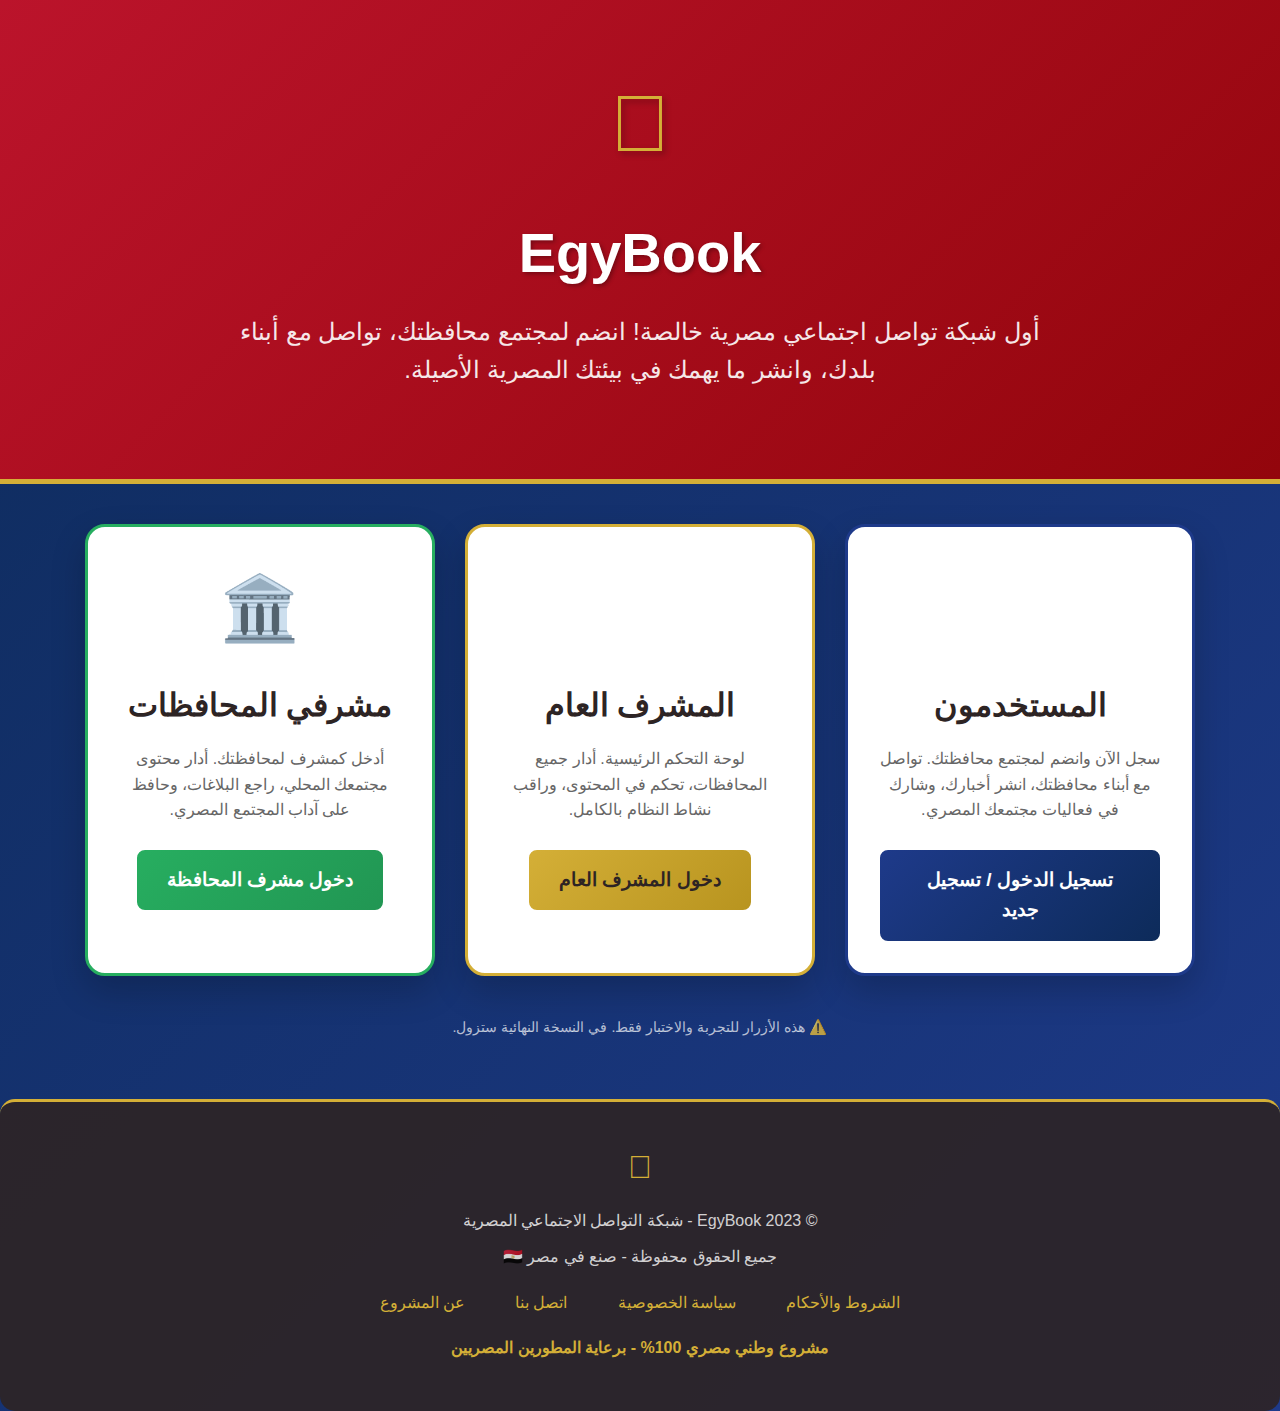
<file: index.html>
<!DOCTYPE html>
<html>
<head>
    <meta http-equiv="refresh" content="0; url=/pages/index.html">
</head>
<body>
    <script>
        window.location.href = "/pages/index.html";
    </script>
</body>
</html>
</file>
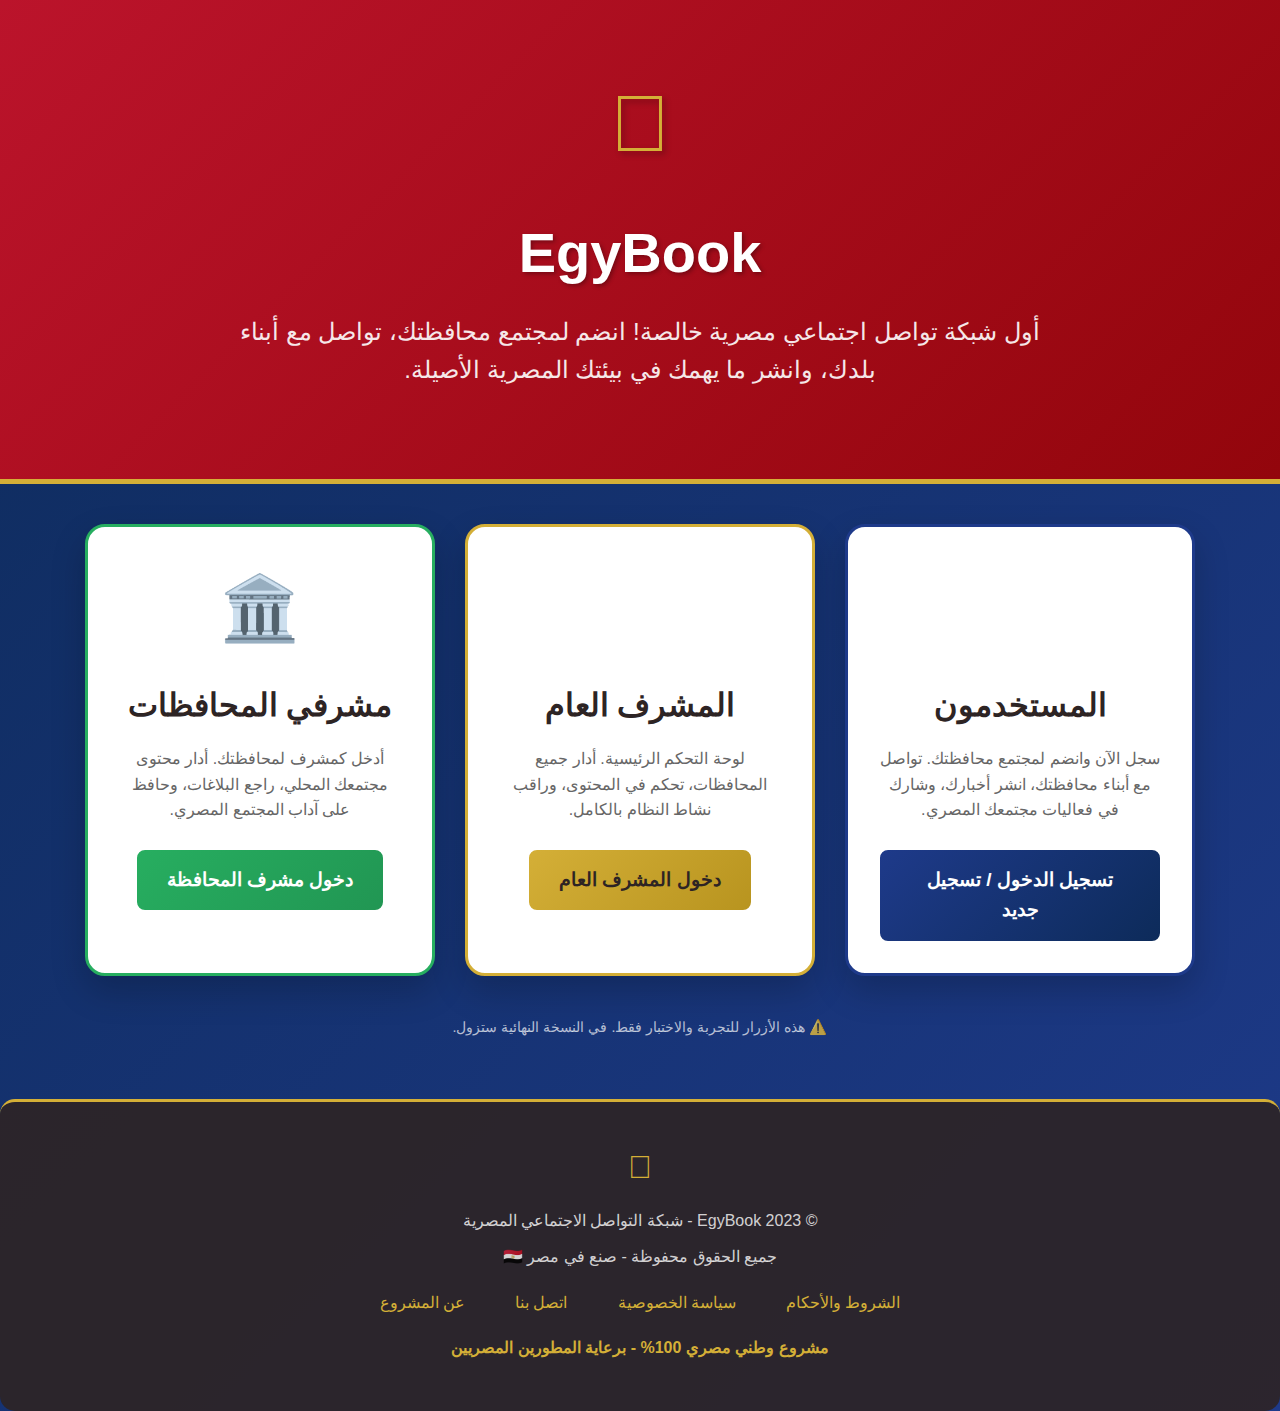
<file: pages/index.html>
<!DOCTYPE html>
<html lang="ar" dir="rtl">
<head>
    <meta charset="UTF-8">
    <meta name="viewport" content="width=device-width, initial-scale=1.0">
    <title>EgyBook - شبكة التواصل المصرية</title>
    <link rel="stylesheet" href="../css/style.css">
    <style>
        /* أنماط الصفحة الرئيسية */
        .home-page {
            background: linear-gradient(135deg, #0d2b5a 0%, #1e3a8a 100%);
            min-height: 100vh;
            color: white;
            font-family: 'Arial', sans-serif;
        }
        
        .hero-section {
            text-align: center;
            padding: 60px 20px;
            background: linear-gradient(135deg, rgba(206,17,38,0.9) 0%, rgba(160,0,0,0.9) 100%);
            border-bottom: 5px solid #d4af37;
            margin-bottom: 40px;
        }
        
        .hero-logo {
            font-size: 5rem;
            color: #d4af37;
            margin-bottom: 20px;
            text-shadow: 3px 3px 6px rgba(0,0,0,0.3);
        }
        
        .hero-title {
            font-size: 3.5rem;
            margin-bottom: 15px;
            color: white;
            text-shadow: 2px 2px 4px rgba(0,0,0,0.3);
        }
        
        .hero-subtitle {
            font-size: 1.5rem;
            opacity: 0.9;
            max-width: 800px;
            margin: 0 auto 30px;
            line-height: 1.6;
        }
        
        .main-actions {
            display: flex;
            justify-content: center;
            gap: 30px;
            flex-wrap: wrap;
            margin: 40px 0;
            padding: 0 20px;
        }
        
        .action-card {
            background: white;
            border-radius: 20px;
            padding: 30px;
            width: 350px;
            box-shadow: 0 15px 35px rgba(0,0,0,0.2);
            border: 3px solid;
            text-align: center;
            transition: all 0.3s ease;
        }
        
        .action-card:hover {
            transform: translateY(-10px);
            box-shadow: 0 25px 50px rgba(0,0,0,0.3);
        }
        
        .action-card.user {
            border-color: #1e3a8a;
        }
        
        .action-card.admin {
            border-color: #d4af37;
        }
        
        .action-card.moderator {
            border-color: #27ae60;
        }
        
        .card-icon {
            font-size: 4rem;
            margin-bottom: 20px;
        }
        
        .card-title {
            color: #2d2424;
            font-size: 2rem;
            margin-bottom: 15px;
        }
        
        .card-description {
            color: #666;
            margin-bottom: 25px;
            line-height: 1.6;
        }
        
        .card-button {
            display: inline-block;
            padding: 15px 30px;
            background: linear-gradient(135deg, #ce1126 0%, #a00 100%);
            color: white;
            text-decoration: none;
            border-radius: 10px;
            font-weight: bold;
            font-size: 1.2rem;
            transition: all 0.3s ease;
            border: 2px solid white;
        }
        
        .action-card.user .card-button {
            background: linear-gradient(135deg, #1e3a8a 0%, #0d2b5a 100%);
        }
        
        .action-card.admin .card-button {
            background: linear-gradient(135deg, #d4af37 0%, #b8941f 100%);
            color: #2d2424;
        }
        
        .action-card.moderator .card-button {
            background: linear-gradient(135deg, #27ae60 0%, #219653 100%);
        }
        
        .card-button:hover {
            transform: translateY(-3px);
            box-shadow: 0 10px 20px rgba(0,0,0,0.2);
        }
        
        .quick-admin-section {
            background: rgba(45,36,36,0.9);
            padding: 40px;
            border-radius: 20px;
            margin: 60px auto;
            max-width: 1000px;
            border: 3px solid #d4af37;
        }
        
        .quick-admin-title {
            text-align: center;
            color: #d4af37;
            font-size: 2rem;
            margin-bottom: 30px;
        }
        
        .quick-admin-buttons {
            display: flex;
            justify-content: center;
            gap: 20px;
            flex-wrap: wrap;
        }
        
        .quick-btn {
            padding: 15px 25px;
            border: none;
            border-radius: 10px;
            font-weight: bold;
            font-size: 1.1rem;
            cursor: pointer;
            transition: all 0.3s ease;
            display: flex;
            align-items: center;
            gap: 10px;
        }
        
        .quick-btn.super-admin {
            background: linear-gradient(135deg, #d4af37 0%, #b8941f 100%);
            color: #2d2424;
        }
        
        .quick-btn.cairo-mod {
            background: linear-gradient(135deg, #1e3a8a 0%, #0d2b5a 100%);
            color: white;
        }
        
        .quick-btn.alex-mod {
            background: linear-gradient(135deg, #ce1126 0%, #a00 100%);
            color: white;
        }
        
        .quick-btn:hover {
            transform: translateY(-3px);
            box-shadow: 0 10px 20px rgba(0,0,0,0.2);
        }
        
        .quick-info {
            text-align: center;
            margin-top: 15px;
            color: rgba(255,255,255,0.7);
            font-size: 0.9rem;
        }
        
        footer {
            text-align: center;
            padding: 40px 20px;
            background: rgba(45,36,36,0.9);
            border-top: 3px solid #d4af37;
            margin-top: 60px;
        }
        
        .footer-logo {
            font-size: 2rem;
            color: #d4af37;
            margin-bottom: 15px;
        }
        
        .footer-text {
            color: rgba(255,255,255,0.8);
            margin: 10px 0;
        }
        
        .footer-links {
            display: flex;
            justify-content: center;
            gap: 30px;
            margin: 20px 0;
            flex-wrap: wrap;
        }
        
        .footer-links a {
            color: #d4af37;
            text-decoration: none;
            transition: all 0.3s ease;
        }
        
        .footer-links a:hover {
            color: white;
            text-decoration: underline;
        }
        
        @media (max-width: 768px) {
            .hero-title {
                font-size: 2.5rem;
            }
            
            .hero-subtitle {
                font-size: 1.2rem;
            }
            
            .main-actions {
                flex-direction: column;
                align-items: center;
            }
            
            .action-card {
                width: 100%;
                max-width: 400px;
            }
            
            .quick-admin-buttons {
                flex-direction: column;
                align-items: center;
            }
            
            .quick-btn {
                width: 100%;
                max-width: 300px;
                justify-content: center;
            }
        }
    </style>
</head>
<body class="home-page">
    <!-- قسم البطل -->
    <section class="hero-section">
        <div class="hero-logo">𓂀</div>
        <h1 class="hero-title">EgyBook</h1>
        <p class="hero-subtitle">
            أول شبكة تواصل اجتماعي مصرية خالصة! انضم لمجتمع محافظتك، تواصل مع أبناء بلدك، 
            وانشر ما يهمك في بيئتك المصرية الأصيلة.
        </p>
    </section>

    <!-- الإجراءات الرئيسية -->
    <section class="main-actions">
        <!-- بطاقة المستخدمين -->
        <div class="action-card user">
            <div class="card-icon">𓀀</div>
            <h2 class="card-title">المستخدمون</h2>
            <p class="card-description">
                سجل الآن وانضم لمجتمع محافظتك. تواصل مع أبناء محافظتك، 
                انشر أخبارك، وشارك في فعاليات مجتمعك المصري.
            </p>
            <a href="auth/login.html" class="card-button">
                تسجيل الدخول / تسجيل جديد
            </a>
        </div>
        
        <!-- بطاقة المشرف العام -->
        <div class="action-card admin">
            <div class="card-icon">𓀋</div>
            <h2 class="card-title">المشرف العام</h2>
            <p class="card-description">
                لوحة التحكم الرئيسية. أدار جميع المحافظات، 
                تحكم في المحتوى، وراقب نشاط النظام بالكامل.
            </p>
            <a href="admin/login.html" class="card-button">
                دخول المشرف العام
            </a>
        </div>
        
        <!-- بطاقة مشرفي المحافظات -->
        <div class="action-card moderator">
            <div class="card-icon">🏛️</div>
            <h2 class="card-title">مشرفي المحافظات</h2>
            <p class="card-description">
                أدخل كمشرف لمحافظتك. أدار محتوى مجتمعك المحلي، 
                راجع البلاغات، وحافظ على آداب المجتمع المصري.
            </p>
            <a href="admin/login.html?type=moderator" class="card-button">
                دخول مشرف المحافظة
            </a>
        </div>
    </section>

        
        <p class="quick-info">
            ⚠️ هذه الأزرار للتجربة والاختبار فقط. في النسخة النهائية ستزول.
        </p>
    </section>

    <!-- الفوتر -->
    <footer>
        <div class="footer-logo">𓂀</div>
        <p class="footer-text">© 2023 EgyBook - شبكة التواصل الاجتماعي المصرية</p>
        <p class="footer-text">جميع الحقوق محفوظة - صنع في مصر 🇪🇬</p>
        
        <div class="footer-links">
            <a href="#">الشروط والأحكام</a>
            <a href="#">سياسة الخصوصية</a>
            <a href="#">اتصل بنا</a>
            <a href="#">عن المشروع</a>
        </div>
        
        <p class="footer-text" style="margin-top: 20px; color: #d4af37; font-weight: bold;">
            مشروع وطني مصري 100% - برعاية المطورين المصريين
        </p>
    </footer>

    <!-- ملف JavaScript -->
    <script>
        // نظام الدخول السريع
        function quickLogin(role, username, password, governorate = '') {
            console.log(`الدخول السريع كـ ${role}: ${username}`);
            
            let adminData;
            
            if (role === 'super_admin') {
                adminData = {
                    id: 1,
                    username: username,
                    password: password,
                    name: 'المشرف العام',
                    role: 'super_admin',
                    permissions: ['all'],
                    createdAt: new Date().toISOString(),
                    lastLogin: new Date().toISOString()
                };
            } else {
                adminData = {
                    id: Date.now(),
                    username: username,
                    password: password,
                    name: `مشرف ${governorate}`,
                    role: 'moderator',
                    governorate: governorate,
                    permissions: ['manage_posts', 'manage_users', 'view_reports'],
                    createdAt: new Date().toISOString(),
                    lastLogin: new Date().toISOString()
                };
            }
            
            // حفظ في النظام
            const systemData = JSON.parse(localStorage.getItem('egybook_system') || '{}');
            if (!systemData.admins) {
                systemData.admins = [];
            }
            
            // تحديث أو إضافة
            const adminIndex = systemData.admins.findIndex(a => 
                a.role === role && 
                (role === 'moderator' ? a.governorate === governorate : true)
            );
            
            if (adminIndex !== -1) {
                systemData.admins[adminIndex] = adminData;
            } else {
                systemData.admins.push(adminData);
            }
            
            localStorage.setItem('egybook_system', JSON.stringify(systemData));
            
            // حفظ المشرف الحالي
            localStorage.setItem('current_admin', JSON.stringify(adminData));
            
            // رسالة تأكيد
            alert(`✅ تم الدخول بنجاح كـ ${adminData.name}!\nجاري التوجيه للوحة التحكم...`);
            
            // توجيه للوحة التحكم المناسبة
            if (role === 'super_admin') {
                window.location.href = 'admin/dashboard.html';
            } else {
                window.location.href = 'admin/moderator-dashboard.html';
            }
        }
        
        // تهيئة النظام عند التحميل
        document.addEventListener('DOMContentLoaded', function() {
            console.log('𓂀 تحميل الصفحة الرئيسية...');
            
            // التحقق من وجود مستخدم مسجل
            const currentUser = localStorage.getItem('current_user');
            const currentAdmin = localStorage.getItem('current_admin');
            
            if (currentUser) {
                console.log('مستخدم مسجل مسبقًا');
                // يمكن إضافة توجيه تلقائي هنا إذا أردت
            }
            
            if (currentAdmin) {
                console.log('مشرف مسجل مسبقًا');
                // يمكن إضافة توجيه تلقائي هنا إذا أردت
            }
        });
    </script>
</body>

</html>
</file>
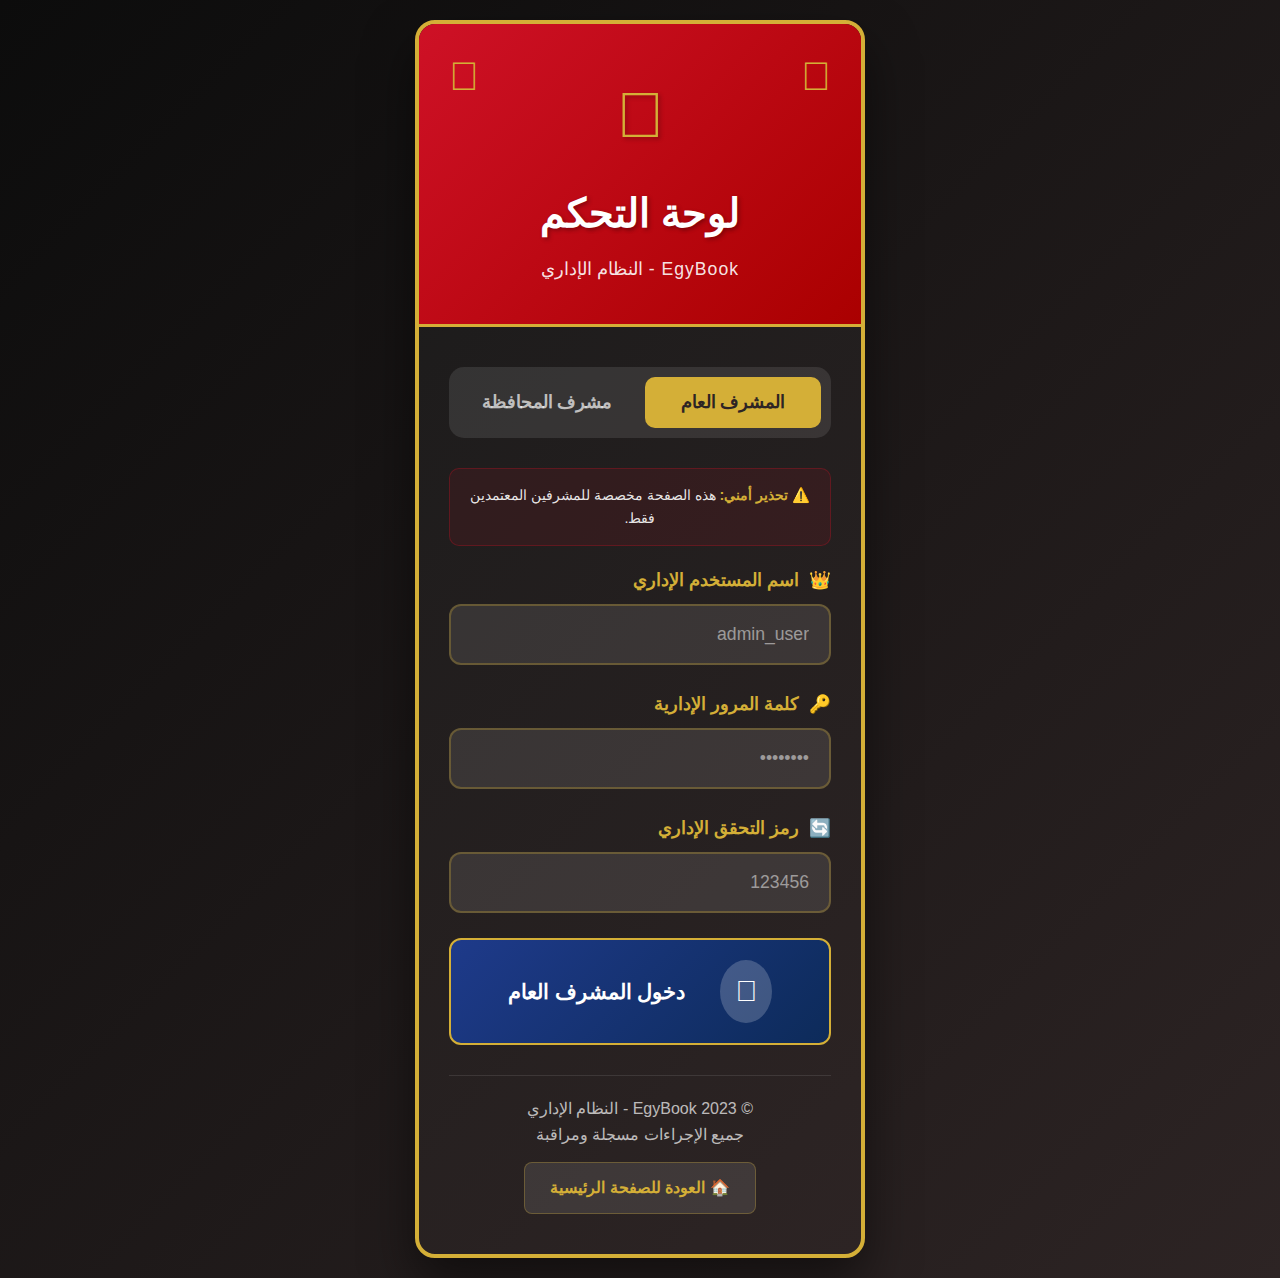
<file: pages/admin/change-password.html>
<!DOCTYPE html>
<html lang="ar" dir="rtl">
<head>
    <meta charset="UTF-8">
    <meta name="viewport" content="width=device-width, initial-scale=1.0">
    <title>تغيير كلمة المرور - المشرف العام</title>
    <link rel="stylesheet" href="../../css/style.css">
    <style>
        /* أنماط صفحة تغيير كلمة المرور */
        .change-password-page {
            background: linear-gradient(135deg, #0c0c0c 0%, #2d2424 100%);
            min-height: 100vh;
            display: flex;
            align-items: center;
            justify-content: center;
            padding: 20px;
            font-family: 'Arial', sans-serif;
        }
        
        .password-container {
            width: 100%;
            max-width: 500px;
        }
        
        .password-card {
            background: linear-gradient(135deg, #1a1a1a 0%, #2d2424 100%);
            border-radius: 20px;
            overflow: hidden;
            box-shadow: 0 25px 50px rgba(0,0,0,0.5);
            border: 4px solid #d4af37;
        }
        
        .password-header {
            background: linear-gradient(135deg, #1e3a8a 0%, #0d2b5a 100%);
            padding: 40px 30px;
            text-align: center;
            border-bottom: 3px solid #d4af37;
        }
        
        .password-logo {
            font-size: 4rem;
            color: #d4af37;
            margin-bottom: 15px;
        }
        
        .password-title {
            color: white;
            font-size: 2.2rem;
            margin-bottom: 10px;
        }
        
        .password-subtitle {
            color: rgba(255,255,255,0.9);
            font-size: 1.1rem;
        }
        
        .password-body {
            padding: 40px 30px;
        }
        
        .form-group {
            margin-bottom: 25px;
        }
        
        .form-label {
            display: block;
            margin-bottom: 10px;
            color: #d4af37;
            font-weight: bold;
            font-size: 1.1rem;
            display: flex;
            align-items: center;
            gap: 10px;
        }
        
        .form-input {
            width: 100%;
            padding: 18px 20px;
            border: 2px solid rgba(212,175,55,0.3);
            border-radius: 12px;
            font-size: 1.1rem;
            transition: all 0.3s ease;
            background: rgba(255,255,255,0.1);
            color: white;
        }
        
        .form-input:focus {
            border-color: #d4af37;
            background: rgba(255,255,255,0.15);
            outline: none;
            box-shadow: 0 0 0 3px rgba(212,175,55,0.2);
        }
        
        .form-input::placeholder {
            color: rgba(255,255,255,0.5);
        }
        
        .password-strength {
            margin-top: 10px;
        }
        
        .strength-bar {
            height: 5px;
            background: #ddd;
            border-radius: 3px;
            margin-bottom: 5px;
            overflow: hidden;
        }
        
        .strength-text {
            font-size: 0.9rem;
            color: #666;
        }
        
        .password-btn {
            width: 100%;
            padding: 20px;
            background: linear-gradient(135deg, #27ae60 0%, #219653 100%);
            color: white;
            border: none;
            border-radius: 12px;
            font-size: 1.3rem;
            font-weight: bold;
            cursor: pointer;
            transition: all 0.3s ease;
            display: flex;
            align-items: center;
            justify-content: center;
            gap: 15px;
            margin-top: 20px;
            border: 2px solid #d4af37;
        }
        
        .password-btn:hover {
            background: linear-gradient(135deg, #219653 0%, #27ae60 100%);
            transform: translateY(-3px);
            box-shadow: 0 10px 20px rgba(39,174,96,0.4);
        }
        
        .back-btn {
            display: block;
            width: 100%;
            padding: 15px;
            background: rgba(255,255,255,0.1);
            color: #d4af37;
            text-decoration: none;
            border-radius: 12px;
            font-weight: bold;
            text-align: center;
            margin-top: 20px;
            border: 2px solid rgba(212,175,55,0.3);
            transition: all 0.3s ease;
        }
        
        .back-btn:hover {
            background: rgba(212,175,55,0.2);
            transform: translateY(-2px);
        }
        
        /* رسائل */
        #messageContainer {
            margin-bottom: 20px;
        }
        
        .password-message {
            padding: 15px;
            border-radius: 10px;
            margin-bottom: 15px;
            display: flex;
            align-items: center;
            justify-content: space-between;
            animation: slideIn 0.3s ease;
        }
        
        @keyframes slideIn {
            from {
                opacity: 0;
                transform: translateY(-10px);
            }
            to {
                opacity: 1;
                transform: translateY(0);
            }
        }
        
        .password-message.success {
            background: rgba(39,174,96,0.2);
            color: #27ae60;
            border: 1px solid rgba(39,174,96,0.3);
        }
        
        .password-message.error {
            background: rgba(206,17,38,0.2);
            color: #ce1126;
            border: 1px solid rgba(206,17,38,0.3);
        }
        
        .password-message.info {
            background: rgba(30,58,138,0.2);
            color: #1e3a8a;
            border: 1px solid rgba(30,58,138,0.3);
        }
        
        .password-message button {
            background: none;
            border: none;
            color: inherit;
            font-size: 1.5rem;
            cursor: pointer;
            padding: 0;
            line-height: 1;
        }
        
        @media (max-width: 768px) {
            .password-container {
                max-width: 100%;
            }
            
            .password-header {
                padding: 30px 20px;
            }
            
            .password-body {
                padding: 30px 20px;
            }
            
            .password-title {
                font-size: 1.8rem;
            }
        }
    </style>
</head>
<body class="change-password-page">
    <div class="password-container">
        <!-- بطاقة تغيير كلمة المرور -->
        <div class="password-card">
            <!-- الهيدر -->
            <div class="password-header">
                <div class="password-logo">🔐</div>
                <h1 class="password-title">تغيير كلمة المرور</h1>
                <p class="password-subtitle">المشرف العام - EgyBook</p>
            </div>
            
            <!-- جسم البطاقة -->
            <div class="password-body">
                <!-- حاوية الرسائل -->
                <div id="messageContainer"></div>
                
                <!-- نموذج تغيير كلمة المرور -->
                <form id="changePasswordForm">
                    <div class="form-group">
                        <label class="form-label">
                            <span>🔑</span>
                            كلمة المرور الحالية
                        </label>
                        <input 
                            type="password" 
                            class="form-input" 
                            id="currentPassword" 
                            placeholder="أدخل كلمة المرور الحالية"
                            required
                            minlength="6"
                        >
                    </div>
                    
                    <div class="form-group">
                        <label class="form-label">
                            <span>🆕</span>
                            كلمة المرور الجديدة
                        </label>
                        <input 
                            type="password" 
                            class="form-input" 
                            id="newPassword" 
                            placeholder="أدخل كلمة المرور الجديدة"
                            required
                            minlength="8"
                        >
                        <div class="password-strength">
                            <div class="strength-bar" id="strengthBar"></div>
                            <div class="strength-text" id="strengthText">قوة كلمة المرور: ضعيفة</div>
                        </div>
                    </div>
                    
                    <div class="form-group">
                        <label class="form-label">
                            <span>✓</span>
                            تأكيد كلمة المرور الجديدة
                        </label>
                        <input 
                            type="password" 
                            class="form-input" 
                            id="confirmPassword" 
                            placeholder="أعد إدخال كلمة المرور الجديدة"
                            required
                            minlength="8"
                        >
                    </div>
                    
                    <button type="submit" class="password-btn">
                        <span>✓</span>
                        تغيير كلمة المرور
                    </button>
                    
                    <a href="dashboard.html" class="back-btn">
                        ← العودة للوحة التحكم
                    </a>
                </form>
                
                <!-- نصائح أمنية -->
                <div style="margin-top: 30px; padding: 20px; background: rgba(255,255,255,0.05); border-radius: 10px; border: 1px solid rgba(212,175,55,0.2);">
                    <h4 style="color: #d4af37; margin-bottom: 10px;">💡 نصائح أمنية</h4>
                    <ul style="color: rgba(255,255,255,0.7); padding-right: 20px; font-size: 0.9rem;">
                        <li>استخدم كلمة مرور قوية (8 أحرف على الأقل)</li>
                        <li>امزج بين الأحرف الكبيرة والصغيرة والأرقام</li>
                        <li>استخدم رموز خاصة مثل @#$%</li>
                        <li>لا تستخدم كلمات مرور سهلة التخمين</li>
                        <li>غير كلمة المرور دوريًا كل 3 شهور</li>
                    </ul>
                </div>
            </div>
        </div>
    </div>

    <!-- ملف JavaScript -->
    <script>
        // نظام تغيير كلمة المرور
        document.addEventListener('DOMContentLoaded', function() {
            console.log('🔐 تحميل نظام تغيير كلمة المرور...');
            
            // التحقق من صلاحيات الدخول
            checkAdminAccess();
            
            // إعداد أحداث كلمة المرور
            setupPasswordEvents();
        });
        
        // التحقق من صلاحيات الدخول
        function checkAdminAccess() {
            const currentAdmin = JSON.parse(localStorage.getItem('current_admin'));
            
            if (!currentAdmin) {
                // إذا لم يكن هناك مشرف مسجل، العودة لصفحة الدخول
                window.location.href = 'login.html';
                return;
            }
            
            if (currentAdmin.role !== 'super_admin') {
                // إذا لم يكن مشرف عام، العودة للوحة المناسبة
                if (currentAdmin.role === 'moderator') {
                    window.location.href = 'moderator-dashboard.html';
                } else {
                    window.location.href = 'login.html';
                }
                return;
            }
            
            console.log('المشرف الحالي:', currentAdmin.name);
        }
        
        // إعداد أحداث كلمة المرور
        function setupPasswordEvents() {
            // متابعة قوة كلمة المرور
            document.getElementById('newPassword').addEventListener('input', function() {
                updatePasswordStrength(this.value);
            });
            
            // إرسال النموذج
            document.getElementById('changePasswordForm').addEventListener('submit', function(e) {
                e.preventDefault();
                changePassword();
            });
        }
        
        // تحديث قوة كلمة المرور
        function updatePasswordStrength(password) {
            const strengthBar = document.getElementById('strengthBar');
            const strengthText = document.getElementById('strengthText');
            
            let score = 0;
            let color = '#ce1126';
            let text = 'ضعيفة';
            
            if (password.length >= 8) score++;
            if (/[A-Z]/.test(password)) score++;
            if (/[a-z]/.test(password)) score++;
            if (/[0-9]/.test(password)) score++;
            if (/[^A-Za-z0-9]/.test(password)) score++;
            
            switch(score) {
                case 0:
                case 1:
                    color = '#ce1126';
                    text = 'ضعيفة جداً';
                    break;
                case 2:
                    color = '#e74c3c';
                    text = 'ضعيفة';
                    break;
                case 3:
                    color = '#f39c12';
                    text = 'متوسطة';
                    break;
                case 4:
                    color = '#2ecc71';
                    text = 'قوية';
                    break;
                case 5:
                    color = '#27ae60';
                    text = 'قوية جداً';
                    break;
            }
            
            const percentage = (score / 5) * 100;
            strengthBar.style.cssText = `
                width: ${percentage}%;
                background: ${color};
                transition: all 0.3s ease;
            `;
            
            strengthText.textContent = `قوة كلمة المرور: ${text}`;
            strengthText.style.color = color;
        }
        
        // تغيير كلمة المرور
        function changePassword() {
            const currentPassword = document.getElementById('currentPassword').value;
            const newPassword = document.getElementById('newPassword').value;
            const confirmPassword = document.getElementById('confirmPassword').value;
            
            // التحقق من البيانات
            if (!validatePasswordData(currentPassword, newPassword, confirmPassword)) {
                return;
            }
            
            // جلب بيانات المشرف الحالي
            const currentAdmin = JSON.parse(localStorage.getItem('current_admin'));
            const systemData = JSON.parse(localStorage.getItem('egybook_system') || '{}');
            const admins = systemData.admins || [];
            
            // التحقق من كلمة المرور الحالية
            if (currentAdmin.password !== currentPassword) {
                showMessage('كلمة المرور الحالية غير صحيحة', 'error');
                return;
            }
            
            // تحديث كلمة المرور
            const adminIndex = admins.findIndex(a => a.id === currentAdmin.id);
            if (adminIndex !== -1) {
                admins[adminIndex].password = newPassword;
                systemData.admins = admins;
                localStorage.setItem('egybook_system', JSON.stringify(systemData));
                
                // تحديث المشرف الحالي
                currentAdmin.password = newPassword;
                localStorage.setItem('current_admin', JSON.stringify(currentAdmin));
                
                showMessage('✅ تم تغيير كلمة المرور بنجاح!', 'success');
                
                // مسح الحقول
                document.getElementById('changePasswordForm').reset();
                
                // تحديث شريط القوة
                updatePasswordStrength('');
                
                // تسجيل الحدث
                logPasswordChange();
                
            } else {
                showMessage('❌ لم يتم العثور على حساب المشرف', 'error');
            }
        }
        
        // التحقق من بيانات كلمة المرور
        function validatePasswordData(current, newPass, confirm) {
            // تنظيف الرسائل القديمة
            clearMessages();
            
            // التحقق من الحقول الفارغة
            if (!current || !newPass || !confirm) {
                showMessage('يرجى ملء جميع الحقول', 'error');
                return false;
            }
            
            // التحقق من طول كلمة المرور الجديدة
            if (newPass.length < 8) {
                showMessage('كلمة المرور الجديدة يجب أن تكون 8 أحرف على الأقل', 'error');
                return false;
            }
            
            // التحقق من تطابق كلمتي المرور
            if (newPass !== confirm) {
                showMessage('كلمتا المرور غير متطابقتين', 'error');
                return false;
            }
            
            // التحقق من أن كلمة المرور الجديدة مختلفة عن القديمة
            if (current === newPass) {
                showMessage('كلمة المرور الجديدة يجب أن تكون مختلفة عن القديمة', 'error');
                return false;
            }
            
            return true;
        }
        
        // تسجيل تغيير كلمة المرور
        function logPasswordChange() {
            const currentAdmin = JSON.parse(localStorage.getItem('current_admin'));
            const systemData = JSON.parse(localStorage.getItem('egybook_system') || '{}');
            
            if (!systemData.passwordLogs) {
                systemData.passwordLogs = [];
            }
            
            const logEntry = {
                adminId: currentAdmin.id,
                adminName: currentAdmin.name,
                changedAt: new Date().toISOString(),
                ip: 'local' // في السيرفر الحقيقي نأخذ IP المستخدم
            };
            
            systemData.passwordLogs.push(logEntry);
            localStorage.setItem('egybook_system', JSON.stringify(systemData));
            
            console.log('📝 تم تسجيل تغيير كلمة المرور:', logEntry);
        }
        
        // عرض رسالة
        function showMessage(text, type) {
            const container = document.getElementById('messageContainer');
            
            const messageDiv = document.createElement('div');
            messageDiv.className = `password-message ${type}`;
            messageDiv.innerHTML = `
                <p>${text}</p>
                <button onclick="this.parentElement.remove()">✕</button>
            `;
            
            container.appendChild(messageDiv);
            
            // إزالة الرسالة بعد 5 ثوان
            setTimeout(() => {
                if (messageDiv.parentElement) {
                    messageDiv.remove();
                }
            }, 5000);
        }
        
        // مسح الرسائل
        function clearMessages() {
            const container = document.getElementById('messageContainer');
            container.innerHTML = '';
        }
        
        // دالة لحساب قوة كلمة المرور
        function calculatePasswordStrength(password) {
            let score = 0;
            
            if (password.length >= 8) score++;
            if (/[A-Z]/.test(password)) score++;
            if (/[a-z]/.test(password)) score++;
            if (/[0-9]/.test(password)) score++;
            if (/[^A-Za-z0-9]/.test(password)) score++;
            
            return score;
        }
    </script>
</body>
</html>
</file>
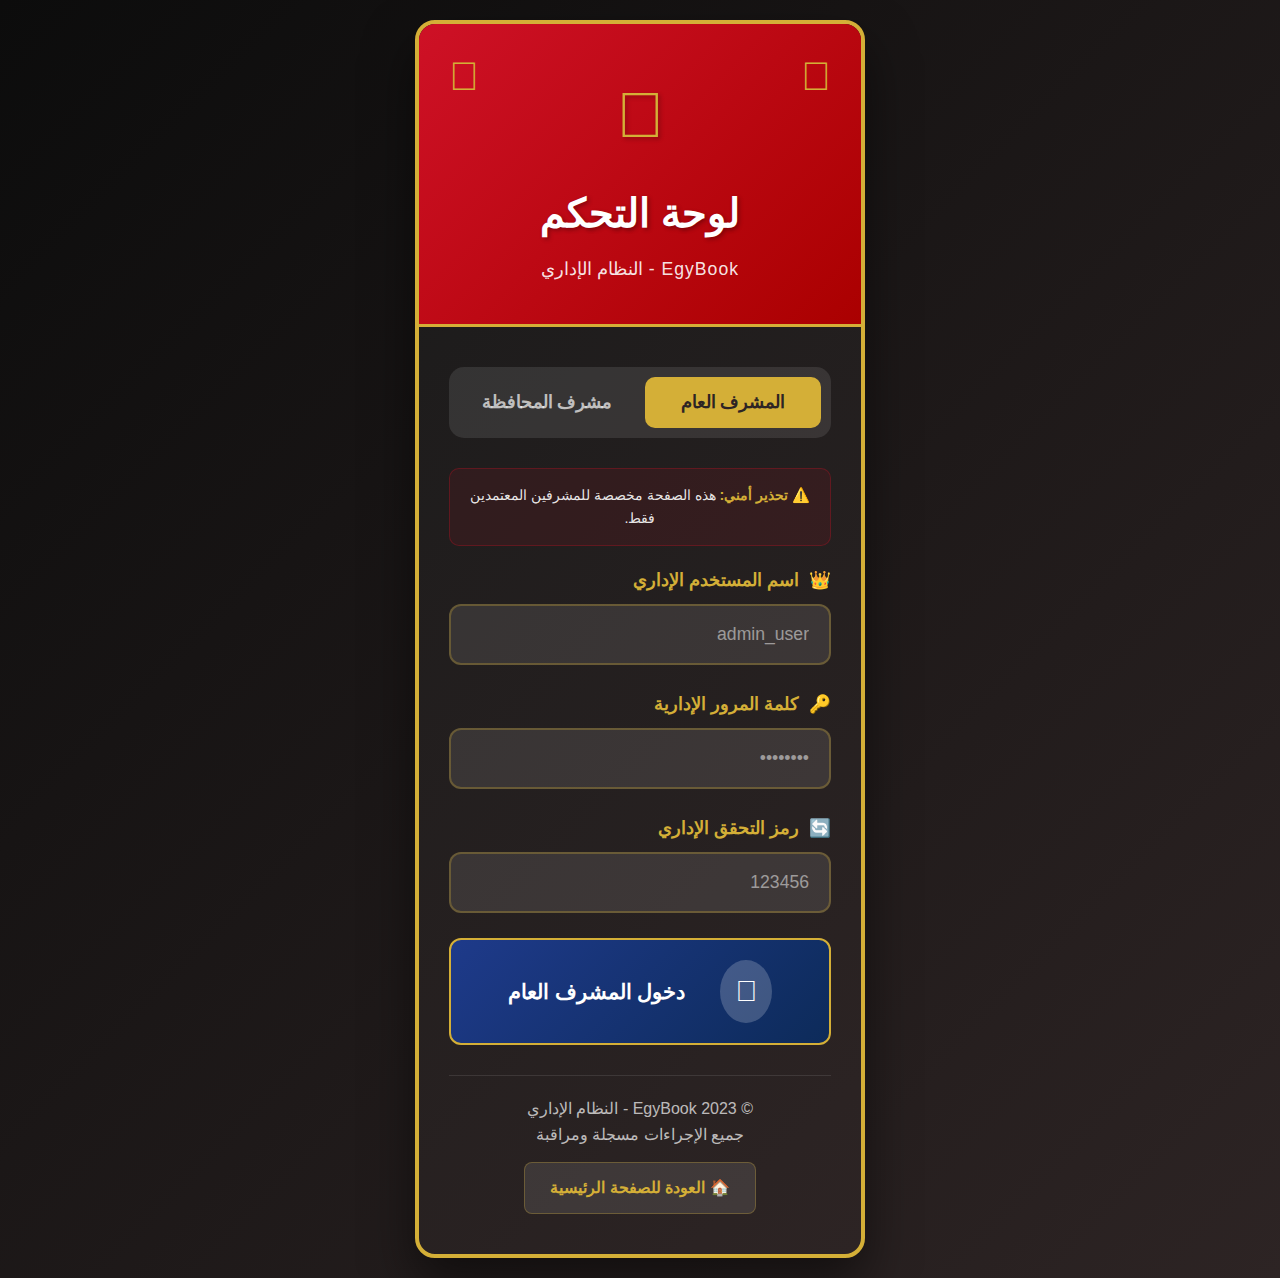
<file: pages/admin/dashboard.html>
<!DOCTYPE html>
<html lang="ar" dir="rtl">
<head>
    <meta charset="UTF-8">
    <meta name="viewport" content="width=device-width, initial-scale=1.0">
    <title>لوحة التحكم - المشرف العام - EgyBook</title>
    <link rel="stylesheet" href="../../css/style.css">
    <style>
        /* أنماط لوحة التحكم */
        .admin-dashboard {
            min-height: 100vh;
            background: #0c0c0c;
            color: #e0e0e0;
            font-family: 'Arial', sans-serif;
        }
        
        /* الهيدر */
        .admin-header {
            background: linear-gradient(135deg, #1a1a1a 0%, #2d2424 100%);
            padding: 20px 30px;
            border-bottom: 3px solid #d4af37;
            box-shadow: 0 5px 20px rgba(0,0,0,0.5);
            position: sticky;
            top: 0;
            z-index: 1000;
        }
        
        .header-content {
            max-width: 1400px;
            margin: 0 auto;
            display: flex;
            justify-content: space-between;
            align-items: center;
            flex-wrap: wrap;
            gap: 20px;
        }
        
        .admin-logo {
            display: flex;
            align-items: center;
            gap: 15px;
        }
        
        .admin-logo h1 {
            font-size: 2.2rem;
            color: #d4af37;
            margin: 0;
            text-shadow: 2px 2px 4px rgba(0,0,0,0.3);
        }
        
        .admin-info {
            display: flex;
            align-items: center;
            gap: 25px;
        }
        
        .admin-profile {
            display: flex;
            align-items: center;
            gap: 15px;
        }
        
        .admin-avatar {
            width: 50px;
            height: 50px;
            background: linear-gradient(135deg, #d4af37 0%, #b8941f 100%);
            border-radius: 50%;
            display: flex;
            align-items: center;
            justify-content: center;
            font-size: 1.5rem;
            font-weight: bold;
            color: #2d2424;
        }
        
        .admin-details h3 {
            margin: 0;
            color: #d4af37;
            font-size: 1.2rem;
        }
        
        .admin-details p {
            margin: 5px 0 0 0;
            color: #999;
            font-size: 0.9rem;
        }
        
        .admin-actions {
            display: flex;
            gap: 15px;
            flex-wrap: wrap;
        }
        
        .header-btn {
            padding: 10px 20px;
            border: 1px solid rgba(212,175,55,0.3);
            background: rgba(255,255,255,0.1);
            color: #d4af37;
            border-radius: 8px;
            cursor: pointer;
            font-weight: bold;
            transition: all 0.3s ease;
            display: flex;
            align-items: center;
            gap: 8px;
        }
        
        .header-btn:hover {
            background: rgba(212,175,55,0.2);
            transform: translateY(-2px);
        }
        
        .header-btn.logout {
            background: rgba(206,17,38,0.2);
            border-color: rgba(206,17,38,0.3);
            color: #ce1126;
        }
        
        .header-btn.logout:hover {
            background: rgba(206,17,38,0.3);
        }
        
        /* المحتوى الرئيسي */
        .admin-container {
            max-width: 1400px;
            margin: 30px auto;
            padding: 0 20px;
            display: grid;
            grid-template-columns: 280px 1fr;
            gap: 25px;
        }
        
        /* الشريط الجانبي */
        .admin-sidebar {
            background: linear-gradient(135deg, #1a1a1a 0%, #2d2424 100%);
            border-radius: 15px;
            padding: 25px;
            border: 2px solid rgba(212,175,55,0.3);
            box-shadow: 0 10px 30px rgba(0,0,0,0.3);
            height: fit-content;
            position: sticky;
            top: 100px;
        }
        
        .sidebar-title {
            color: #d4af37;
            margin-bottom: 25px;
            padding-bottom: 15px;
            border-bottom: 2px solid rgba(212,175,55,0.3);
            font-size: 1.3rem;
            display: flex;
            align-items: center;
            gap: 10px;
        }
        
        .admin-nav ul {
            list-style: none;
            padding: 0;
            margin: 0;
        }
        
        .admin-nav li {
            margin-bottom: 10px;
        }
        
        .admin-nav a {
            display: flex;
            align-items: center;
            gap: 12px;
            padding: 15px;
            color: #999;
            text-decoration: none;
            border-radius: 10px;
            transition: all 0.3s ease;
            border: 1px solid transparent;
        }
        
        .admin-nav a:hover, .admin-nav a.active {
            background: rgba(30,58,138,0.2);
            color: white;
            border-color: rgba(30,58,138,0.5);
            transform: translateX(-5px);
        }
        
        .nav-icon {
            font-size: 1.2rem;
            width: 25px;
            text-align: center;
        }
        
        /* لوحة الإحصائيات */
        .stats-grid {
            display: grid;
            grid-template-columns: repeat(auto-fit, minmax(250px, 1fr));
            gap: 20px;
            margin-bottom: 30px;
        }
        
        .stat-card {
            background: linear-gradient(135deg, #1a1a1a 0%, #2d2424 100%);
            border-radius: 15px;
            padding: 25px;
            border: 2px solid rgba(212,175,55,0.3);
            transition: all 0.3s ease;
            cursor: pointer;
        }
        
        .stat-card:hover {
            transform: translateY(-5px);
            border-color: #d4af37;
            box-shadow: 0 15px 30px rgba(0,0,0,0.4);
        }
        
        .stat-card.users {
            border-color: rgba(30,58,138,0.5);
        }
        
        .stat-card.posts {
            border-color: rgba(206,17,38,0.5);
        }
        
        .stat-card.revenue {
            border-color: rgba(39,174,96,0.5);
        }
        
        .stat-card.communities {
            border-color: rgba(142,68,173,0.5);
        }
        
        .stat-header {
            display: flex;
            justify-content: space-between;
            align-items: center;
            margin-bottom: 15px;
        }
        
        .stat-icon {
            font-size: 2.5rem;
            opacity: 0.8;
        }
        
        .stat-title {
            color: #999;
            font-size: 1rem;
            margin: 0;
        }
        
        .stat-value {
            font-size: 2.5rem;
            font-weight: bold;
            color: white;
            margin: 10px 0;
        }
        
        .stat-change {
            font-size: 0.9rem;
            padding: 5px 10px;
            border-radius: 20px;
            display: inline-block;
        }
        
        .stat-change.positive {
            background: rgba(39,174,96,0.2);
            color: #27ae60;
        }
        
        .stat-change.negative {
            background: rgba(206,17,38,0.2);
            color: #ce1126;
        }
        
        /* المخططات */
        .charts-grid {
            display: grid;
            grid-template-columns: repeat(auto-fit, minmax(400px, 1fr));
            gap: 20px;
            margin-bottom: 30px;
        }
        
        .chart-card {
            background: linear-gradient(135deg, #1a1a1a 0%, #2d2424 100%);
            border-radius: 15px;
            padding: 25px;
            border: 2px solid rgba(212,175,55,0.3);
        }
        
        .chart-header {
            margin-bottom: 20px;
        }
        
        .chart-title {
            color: #d4af37;
            margin: 0 0 10px 0;
            font-size: 1.3rem;
        }
        
        .chart-description {
            color: #999;
            margin: 0;
            font-size: 0.9rem;
        }
        
        .chart-placeholder {
            height: 200px;
            background: rgba(255,255,255,0.05);
            border-radius: 10px;
            display: flex;
            align-items: center;
            justify-content: center;
            color: #666;
            font-size: 1.1rem;
            border: 1px dashed rgba(255,255,255,0.1);
        }
        
        /* الجداول */
        .tables-grid {
            display: grid;
            grid-template-columns: repeat(auto-fit, minmax(500px, 1fr));
            gap: 20px;
            margin-bottom: 30px;
        }
        
        .table-card {
            background: linear-gradient(135deg, #1a1a1a 0%, #2d2424 100%);
            border-radius: 15px;
            padding: 25px;
            border: 2px solid rgba(212,175,55,0.3);
            overflow: hidden;
        }
        
        .table-header {
            display: flex;
            justify-content: space-between;
            align-items: center;
            margin-bottom: 20px;
        }
        
        .table-title {
            color: #d4af37;
            margin: 0;
            font-size: 1.3rem;
        }
        
        .table-actions {
            display: flex;
            gap: 10px;
        }
        
        .table-btn {
            padding: 8px 15px;
            background: rgba(255,255,255,0.1);
            border: 1px solid rgba(255,255,255,0.2);
            color: white;
            border-radius: 6px;
            cursor: pointer;
            font-size: 0.9rem;
            transition: all 0.3s ease;
        }
        
        .table-btn:hover {
            background: rgba(30,58,138,0.5);
            border-color: #1e3a8a;
        }
        
        .admin-table {
            width: 100%;
            border-collapse: collapse;
        }
        
        .admin-table th {
            background: rgba(30,58,138,0.3);
            color: #d4af37;
            padding: 15px;
            text-align: right;
            border-bottom: 2px solid rgba(212,175,55,0.3);
            font-weight: bold;
        }
        
        .admin-table td {
            padding: 15px;
            border-bottom: 1px solid rgba(255,255,255,0.1);
            color: #ccc;
        }
        
        .admin-table tr:hover {
            background: rgba(255,255,255,0.05);
        }
        
        .user-avatar {
            width: 35px;
            height: 35px;
            border-radius: 50%;
            background: #1e3a8a;
            display: flex;
            align-items: center;
            justify-content: center;
            color: white;
            font-weight: bold;
            font-size: 0.9rem;
        }
        
        .status-badge {
            padding: 5px 12px;
            border-radius: 20px;
            font-size: 0.85rem;
            font-weight: bold;
        }
        
        .status-active {
            background: rgba(39,174,96,0.2);
            color: #27ae60;
        }
        
        .status-pending {
            background: rgba(241,196,15,0.2);
            color: #f1c40f;
        }
        
        .status-banned {
            background: rgba(206,17,38,0.2);
            color: #ce1126;
        }
        
        .action-buttons {
            display: flex;
            gap: 8px;
        }
        
        .action-btn {
            padding: 6px 12px;
            border: none;
            border-radius: 6px;
            cursor: pointer;
            font-size: 0.85rem;
            transition: all 0.3s ease;
        }
        
        .action-btn.view {
            background: rgba(30,58,138,0.3);
            color: white;
        }
        
        .action-btn.edit {
            background: rgba(212,175,55,0.3);
            color: #d4af37;
        }
        
        .action-btn.delete {
            background: rgba(206,17,38,0.3);
            color: #ce1126;
        }
        
        .action-btn:hover {
            transform: translateY(-2px);
            opacity: 0.9;
        }
        
        /* الفوتر */
        .admin-footer {
            text-align: center;
            padding: 25px;
            background: linear-gradient(135deg, #1a1a1a 0%, #2d2424 100%);
            border-top: 3px solid rgba(212,175,55,0.3);
            margin-top: 40px;
            color: #999;
        }
        
        .footer-links {
            display: flex;
            justify-content: center;
            gap: 25px;
            margin: 15px 0;
        }
        
        .footer-links a {
            color: #d4af37;
            text-decoration: none;
            transition: all 0.3s ease;
        }
        
        .footer-links a:hover {
            color: white;
            text-decoration: underline;
        }
        
        /* التجاوب */
        @media (max-width: 1200px) {
            .admin-container {
                grid-template-columns: 1fr;
            }
            
            .admin-sidebar {
                position: static;
                margin-bottom: 20px;
            }
            
            .charts-grid,
            .tables-grid {
                grid-template-columns: 1fr;
            }
        }
        
        @media (max-width: 768px) {
            .admin-header {
                padding: 15px 20px;
            }
            
            .header-content {
                flex-direction: column;
                gap: 15px;
            }
            
            .admin-info {
                flex-direction: column;
                gap: 15px;
            }
            
            .stats-grid {
                grid-template-columns: 1fr;
            }
            
            .admin-table {
                display: block;
                overflow-x: auto;
            }
            
            .footer-links {
                flex-direction: column;
                gap: 10px;
            }
        }
    </style>
</head>
<body class="admin-dashboard">
    <!-- الهيدر -->
    <header class="admin-header">
        <div class="header-content">
            <div class="admin-logo">
                <h1>𓀋 لوحة التحكم - المشرف العام</h1>
                <span style="color: #999;">EgyBook - النظام الإداري الرئيسي</span>
            </div>
            
            <div class="admin-info">
                <div class="admin-profile">
                    <div class="admin-avatar" id="adminAvatar">👑</div>
                    <div class="admin-details">
                        <h3 id="adminName">المشرف العام</h3>
                        <p>Super Admin - جميع الصلاحيات</p>
                    </div>
                </div>
                
<div class="admin-actions">
    <button class="header-btn" id="refreshBtn">
        <span>🔄</span>
        تحديث
    </button>
    <!-- أضف هذا الزر الجديد -->
    <button class="header-btn" onclick="window.location.href='change-password.html'">
        <span>🔐</span>
        تغيير الباسورد
    </button>
    <button class="header-btn logout" id="logoutBtn">
        <span>🚪</span>
        تسجيل الخروج
    </button>
</div>
            </div>
        </div>
    </header>

    <!-- المحتوى الرئيسي -->
    <div class="admin-container">
        <!-- الشريط الجانبي -->
        <aside class="admin-sidebar">
            <h3 class="sidebar-title">
                <span>📊</span>
                القائمة الرئيسية
            </h3>
            
            <nav class="admin-nav">
                <ul>
                    <li><a href="#dashboard" class="active" data-section="dashboard">
                        <span class="nav-icon">🏠</span>
                        <span>لوحة التحكم</span>
                    </a></li>
                    
                    <li><a href="#users" data-section="users">
                        <span class="nav-icon">👥</span>
                        <span>المستخدمين</span>
                        <span class="badge" id="usersBadge">0</span>
                    </a></li>
                    
                    <li><a href="#posts" data-section="posts">
                        <span class="nav-icon">📝</span>
                        <span>المنشورات</span>
                        <span class="badge" id="postsBadge">0</span>
                    </a></li>
                    
                    <li><a href="#reports" data-section="reports">
                        <span class="nav-icon">🚨</span>
                        <span>البلاغات</span>
                        <span class="badge" id="reportsBadge">0</span>
                    </a></li>
                    
                    <li><a href="#communities" data-section="communities">
                        <span class="nav-icon">🏛️</span>
                        <span>المجتمعات</span>
                        <span class="badge">27</span>
                    </a></li>
                    
                    <li><a href="#ads" data-section="ads">
                        <span class="nav-icon">💰</span>
                        <span>الإعلانات</span>
                        <span class="badge" id="adsBadge">0</span>
                    </a></li>
                    
                    <li><a href="#finance" data-section="finance">
                        <span class="nav-icon">💳</span>
                        <span>المالية</span>
                        <span class="badge" id="revenueBadge">0</span>
                    </a></li>
                    
                    <li><a href="#moderation" data-section="moderation">
                        <span class="nav-icon">🛡️</span>
                        <span>المراقبة</span>
                    </a></li>
                    
                    <li><a href="#analytics" data-section="analytics">
                        <span class="nav-icon">📈</span>
                        <span>التحليلات</span>
                    </a></li>
                    
                    <li><a href="#system" data-section="system">
                        <span class="nav-icon">⚙️</span>
                        <span>إعدادات النظام</span>
                    </a></li>
                </ul>
            </nav>
            
            <div style="margin-top: 30px; padding-top: 20px; border-top: 1px solid rgba(255,255,255,0.1);">
                <h4 style="color: #d4af37; margin-bottom: 15px;">إحصائيات سريعة</h4>
                <div style="display: flex; flex-direction: column; gap: 10px;">
                    <div style="display: flex; justify-content: space-between;">
                        <span style="color: #999;">المستخدمون النشطون:</span>
                        <span style="color: white;" id="sidebarActiveUsers">0</span>
                    </div>
                    <div style="display: flex; justify-content: space-between;">
                        <span style="color: #999;">منشورات اليوم:</span>
                        <span style="color: white;" id="sidebarTodayPosts">0</span>
                    </div>
                    <div style="display: flex; justify-content: space-between;">
                        <span style="color: #999;">الإيرادات اليوم:</span>
                        <span style="color: #27ae60;" id="sidebarTodayRevenue">0 EGP</span>
                    </div>
                    <div style="display: flex; justify-content: space-between;">
                        <span style="color: #999;">المشرفون النشطون:</span>
                        <span style="color: white;" id="sidebarActiveAdmins">0</span>
                    </div>
                </div>
            </div>
        </aside>

        <!-- المحتوى المركزي -->
        <main class="admin-main">
            <!-- الإحصائيات -->
            <div class="stats-grid">
                <div class="stat-card users">
                    <div class="stat-header">
                        <h3 class="stat-title">إجمالي المستخدمين</h3>
                        <span class="stat-icon">👥</span>
                    </div>
                    <div class="stat-value" id="totalUsers">0</div>
                    <div class="stat-change positive" id="usersChange">+0%</div>
                </div>
                
                <div class="stat-card posts">
                    <div class="stat-header">
                        <h3 class="stat-title">إجمالي المنشورات</h3>
                        <span class="stat-icon">📝</span>
                    </div>
                    <div class="stat-value" id="totalPosts">0</div>
                    <div class="stat-change positive" id="postsChange">+0%</div>
                </div>
                
                <div class="stat-card revenue">
                    <div class="stat-header">
                        <h3 class="stat-title">الإيرادات الكلية</h3>
                        <span class="stat-icon">💰</span>
                    </div>
                    <div class="stat-value" id="totalRevenue">0 EGP</div>
                    <div class="stat-change positive" id="revenueChange">+0%</div>
                </div>
                
                <div class="stat-card communities">
                    <div class="stat-header">
                        <h3 class="stat-title">المجتمعات النشطة</h3>
                        <span class="stat-icon">🏛️</span>
                    </div>
                    <div class="stat-value">27</div>
                    <div class="stat-change positive">+0%</div>
                </div>
            </div>

            <!-- المخططات -->
            <div class="charts-grid">
                <div class="chart-card">
                    <div class="chart-header">
                        <h4 class="chart-title">نمو المستخدمين</h4>
                        <p class="chart-description">تطور عدد المستخدمين خلال آخر 7 أيام</p>
                    </div>
                    <div class="chart-placeholder" id="usersChart">
                        📈 مخطط نمو المستخدمين
                    </div>
                </div>
                
                <div class="chart-card">
                    <div class="chart-header">
                        <h4 class="chart-title">توزيع النشاط</h4>
                        <p class="chart-description">توزيع المنشورات على المحافظات</p>
                    </div>
                    <div class="chart-placeholder" id="activityChart">
                        🎯 مخطط توزيع النشاط
                    </div>
                </div>
            </div>

            <!-- الجداول -->
            <div class="tables-grid">
                <div class="table-card">
                    <div class="table-header">
                        <h4 class="table-title">أحدث المستخدمين</h4>
                        <div class="table-actions">
                            <button class="table-btn" id="viewAllUsers">عرض الكل</button>
                            <button class="table-btn" id="addUser">إضافة مستخدم</button>
                        </div>
                    </div>
                    <div class="table-responsive">
                        <table class="admin-table" id="recentUsersTable">
                            <thead>
                                <tr>
                                    <th>المستخدم</th>
                                    <th>المحافظة</th>
                                    <th>تاريخ التسجيل</th>
                                    <th>الحالة</th>
                                    <th>الإجراءات</th>
                                </tr>
                            </thead>
                            <tbody id="recentUsersBody">
                                <!-- سيتم تحميل المستخدمين هنا -->
                                <tr>
                                    <td colspan="5" style="text-align: center; padding: 40px;">
                                        <div style="color: #666;">جاري تحميل البيانات...</div>
                                    </td>
                                </tr>
                            </tbody>
                        </table>
                    </div>
                </div>
                
                <div class="table-card">
                    <div class="table-header">
                        <h4 class="table-title">أحدث البلاغات</h4>
                        <div class="table-actions">
                            <button class="table-btn" id="viewAllReports">عرض الكل</button>
                            <button class="table-btn" id="reportsSettings">الإعدادات</button>
                        </div>
                    </div>
                    <div class="table-responsive">
                        <table class="admin-table" id="recentReportsTable">
                            <thead>
                                <tr>
                                    <th>البلاغ</th>
                                    <th>النوع</th>
                                    <th>المبلغ</th>
                                    <th>التاريخ</th>
                                    <th>الحالة</th>
                                </tr>
                            </thead>
                            <tbody id="recentReportsBody">
                                <!-- سيتم تحميل البلاغات هنا -->
                                <tr>
                                    <td colspan="5" style="text-align: center; padding: 40px;">
                                        <div style="color: #666;">لا توجد بلاغات جديدة</div>
                                    </td>
                                </tr>
                            </tbody>
                        </table>
                    </div>
                </div>
            </div>
            
            <!-- معلومات النظام -->
            <div class="table-card">
                <div class="table-header">
                    <h4 class="table-title">معلومات النظام</h4>
                    <div class="table-actions">
                        <button class="table-btn" id="systemHealth">صحة النظام</button>
                        <button class="table-btn" id="backupBtn">نسخ احتياطي</button>
                    </div>
                </div>
                <div style="display: grid; grid-template-columns: repeat(auto-fit, minmax(250px, 1fr)); gap: 20px;">
                    <div>
                        <h5 style="color: #d4af37; margin-bottom: 10px;">المستخدمون</h5>
                        <div style="display: flex; flex-direction: column; gap: 8px;">
                            <div style="display: flex; justify-content: space-between;">
                                <span style="color: #999;">المسجلون:</span>
                                <span style="color: white;" id="systemUsers">0</span>
                            </div>
                            <div style="display: flex; justify-content: space-between;">
                                <span style="color: #999;">النشطون اليوم:</span>
                                <span style="color: white;" id="systemActiveToday">0</span>
                            </div>
                            <div style="display: flex; justify-content: space-between;">
                                <span style="color: #999;">في انتظار التحقق:</span>
                                <span style="color: #f1c40f;" id="systemPending">0</span>
                            </div>
                        </div>
                    </div>
                    
                    <div>
                        <h5 style="color: #d4af37; margin-bottom: 10px;">المحتوى</h5>
                        <div style="display: flex; flex-direction: column; gap: 8px;">
                            <div style="display: flex; justify-content: space-between;">
                                <span style="color: #999;">المنشورات:</span>
                                <span style="color: white;" id="systemPosts">0</span>
                            </div>
                            <div style="display: flex; justify-content: space-between;">
                                <span style="color: #999;">التعليقات:</span>
                                <span style="color: white;" id="systemComments">0</span>
                            </div>
                            <div style="display: flex; justify-content: space-between;">
                                <span style="color: #999;">الإعلانات:</span>
                                <span style="color: white;" id="systemAds">0</span>
                            </div>
                        </div>
                    </div>
                    
                    <div>
                        <h5 style="color: #d4af37; margin-bottom: 10px;">المالية</h5>
                        <div style="display: flex; flex-direction: column; gap: 8px;">
                            <div style="display: flex; justify-content: space-between;">
                                <span style="color: #999;">الإيرادات:</span>
                                <span style="color: #27ae60;" id="systemRevenue">0 EGP</span>
                            </div>
                            <div style="display: flex; justify-content: space-between;">
                                <span style="color: #999;">المعلقة:</span>
                                <span style="color: #f1c40f;" id="systemPendingRevenue">0 EGP</span>
                            </div>
                            <div style="display: flex; justify-content: space-between;">
                                <span style="color: #999;">المسحوبة:</span>
                                <span style="color: #ce1126;" id="systemWithdrawn">0 EGP</span>
                            </div>
                        </div>
                    </div>
                </div>
            </div>
        </main>
    </div>

    <!-- الفوتر -->
    <footer class="admin-footer">
        <div>
            <p>© 2023 EgyBook - النظام الإداري الرئيسي | جميع الحقوق محفوظة</p>
            <div class="footer-links">
                <a href="#">📜 الشروط والأحكام</a>
                <a href="#">🔒 سياسة الخصوصية</a>
                <a href="#">📞 الدعم الفني</a>
                <a href="#">📚 الوثائق</a>
            </div>
            <p style="margin-top: 15px; color: #d4af37; font-weight: bold;">
                𓂀 نظام مصري 100% - صنع في مصر 𓂀
            </p>
        </div>
    </footer>

    <!-- ملف JavaScript -->
    <script>
        // نظام لوحة التحكم
        document.addEventListener('DOMContentLoaded', function() {
            console.log('👑 تحميل لوحة التحكم الإدارية...');
            
            // التحقق من صلاحيات الدخول
            checkAdminAccess();
            
            // تحميل البيانات
            loadDashboardData();
            
            // إعداد الأحداث
            setupAdminEvents();
            
            // تحديث البيانات كل 30 ثانية
            setInterval(loadDashboardData, 30000);
        });
        
        // التحقق من صلاحيات الدخول
        function checkAdminAccess() {
            const currentAdmin = JSON.parse(localStorage.getItem('current_admin'));
            
            if (!currentAdmin) {
                // إذا لم يكن هناك مشرف مسجل، العودة لصفحة الدخول
                window.location.href = 'login.html';
                return;
            }
            
            // التحقق من أن المستخدم هو مشرف عام
            if (currentAdmin.role !== 'super_admin') {
                // إذا كان مشرف محافظة، يذهب للوحة المشرف المحافظة
                if (currentAdmin.role === 'moderator') {
                    window.location.href = 'moderator-dashboard.html';
                    return;
                }
                // إذا لم يكن مشرف عام، يعود للدخول
                window.location.href = 'login.html';
                return;
            }
            
            // عرض بيانات المشرف
            displayAdminInfo(currentAdmin);
        }
        
        // عرض بيانات المشرف
        function displayAdminInfo(admin) {
            document.getElementById('adminName').textContent = admin.name;
            
            // صورة رمزية
            const firstLetter = admin.name.charAt(0);
            document.getElementById('adminAvatar').textContent = firstLetter;
        }
        
        // تحميل بيانات اللوحة
        function loadDashboardData() {
            console.log('📊 جاري تحميل بيانات اللوحة...');
            
            // تحميل بيانات النظام
            loadSystemStats();
            
            // تحميل أحدث المستخدمين
            loadRecentUsers();
            
            // تحميل البلاغات
            loadRecentReports();
            
            // تحديث الشارات
            updateBadges();
        }
        
        // تحميل إحصائيات النظام
        function loadSystemStats() {
            const systemData = JSON.parse(localStorage.getItem('egybook_system') || '{}');
            
            // المستخدمون
            const users = systemData.users || [];
            const totalUsers = users.length;
            const activeUsers = users.filter(u => u.status === 'active').length;
            const pendingUsers = users.filter(u => u.status === 'pending').length;
            const todayUsers = users.filter(u => {
                const userDate = new Date(u.createdAt);
                const today = new Date();
                return userDate.toDateString() === today.toDateString();
            }).length;
            
            // المنشورات
            const posts = systemData.posts || [];
            const totalPosts = posts.length;
            const todayPosts = posts.filter(p => {
                const postDate = new Date(p.createdAt);
                const today = new Date();
                return postDate.toDateString() === today.toDateString();
            }).length;
            
            // الإعلانات
            const ads = posts.filter(p => p.isSponsored).length;
            
            // التعليقات
            const totalComments = posts.reduce((sum, post) => sum + (post.comments ? post.comments.length : 0), 0);
            
            // المالية (محاكاة)
            const totalRevenue = ads * 50; // 50 جنيه لكل إعلان
            const pendingRevenue = Math.floor(totalRevenue * 0.3);
            const withdrawnRevenue = Math.floor(totalRevenue * 0.2);
            
            // المشرفون
            const admins = systemData.admins || [];
            const activeAdmins = admins.filter(a => a.role === 'moderator').length;
            
            // تحديث الإحصائيات
            document.getElementById('totalUsers').textContent = totalUsers;
            document.getElementById('totalPosts').textContent = totalPosts;
            document.getElementById('totalRevenue').textContent = `${totalRevenue} EGP`;
            
            document.getElementById('systemUsers').textContent = totalUsers;
            document.getElementById('systemActiveToday').textContent = todayUsers;
            document.getElementById('systemPending').textContent = pendingUsers;
            document.getElementById('systemPosts').textContent = totalPosts;
            document.getElementById('systemComments').textContent = totalComments;
            document.getElementById('systemAds').textContent = ads;
            document.getElementById('systemRevenue').textContent = `${totalRevenue} EGP`;
            document.getElementById('systemPendingRevenue').textContent = `${pendingRevenue} EGP`;
            document.getElementById('systemWithdrawn').textContent = `${withdrawnRevenue} EGP`;
            
            // الشريط الجانبي
            document.getElementById('sidebarActiveUsers').textContent = activeUsers;
            document.getElementById('sidebarTodayPosts').textContent = todayPosts;
            document.getElementById('sidebarTodayRevenue').textContent = `${Math.floor(totalRevenue / 30)} EGP`;
            document.getElementById('sidebarActiveAdmins').textContent = activeAdmins;
            
            // النسبة المئوية (محاكاة)
            document.getElementById('usersChange').textContent = `+${Math.floor(todayUsers / totalUsers * 100)}%`;
            document.getElementById('postsChange').textContent = `+${Math.floor(todayPosts / totalPosts * 100)}%`;
            document.getElementById('revenueChange').textContent = `+${Math.floor(todayPosts / totalPosts * 100)}%`;
        }
        
        // تحميل أحدث المستخدمين
        function loadRecentUsers() {
            const systemData = JSON.parse(localStorage.getItem('egybook_system') || '{}');
            const users = systemData.users || [];
            
            // آخر 5 مستخدمين
            const recentUsers = users
                .sort((a, b) => new Date(b.createdAt) - new Date(a.createdAt))
                .slice(0, 5);
            
            const tbody = document.getElementById('recentUsersBody');
            
            if (recentUsers.length === 0) {
                tbody.innerHTML = `
                    <tr>
                        <td colspan="5" style="text-align: center; padding: 40px;">
                            <div style="color: #666;">لا توجد مستخدمين بعد</div>
                        </td>
                    </tr>
                `;
                return;
            }
            
            tbody.innerHTML = recentUsers.map(user => `
                <tr>
                    <td>
                        <div style="display: flex; align-items: center; gap: 10px;">
                            <div class="user-avatar">${user.name.charAt(0)}</div>
                            <div>
                                <div style="font-weight: bold;">${user.name}</div>
                                <div style="font-size: 0.85rem; color: #999;">${user.email}</div>
                            </div>
                        </div>
                    </td>
                    <td>${user.governorate}</td>
                    <td>${formatDate(user.createdAt)}</td>
                    <td>
                        <span class="status-badge ${getStatusClass(user.status)}">
                            ${getStatusText(user.status)}
                        </span>
                    </td>
                    <td>
                        <div class="action-buttons">
                            <button class="action-btn view" onclick="viewUser(${user.id})">عرض</button>
                            <button class="action-btn edit" onclick="editUser(${user.id})">تعديل</button>
                            <button class="action-btn delete" onclick="deleteUser(${user.id})">حذف</button>
                        </div>
                    </td>
                </tr>
            `).join('');
        }
        
        // تحميل البلاغات
        function loadRecentReports() {
            const systemData = JSON.parse(localStorage.getItem('egybook_system') || '{}');
            const reports = systemData.reports || [];
            
            // آخر 5 بلاغات
            const recentReports = reports
                .sort((a, b) => new Date(b.reportedAt) - new Date(a.reportedAt))
                .slice(0, 5);
            
            const tbody = document.getElementById('recentReportsBody');
            
            if (recentReports.length === 0) {
                tbody.innerHTML = `
                    <tr>
                        <td colspan="5" style="text-align: center; padding: 40px;">
                            <div style="color: #666;">لا توجد بلاغات جديدة</div>
                        </td>
                    </tr>
                `;
                return;
            }
            
            tbody.innerHTML = recentReports.map(report => `
                <tr>
                    <td>
                        <div style="font-weight: bold;">${report.reason}</div>
                        <div style="font-size: 0.85rem; color: #999;">منشور #${report.postId}</div>
                    </td>
                    <td>${getReportType(report.reason)}</td>
                    <td>${report.reporterName}</td>
                    <td>${formatDate(report.reportedAt)}</td>
                    <td>
                        <span class="status-badge ${report.status === 'pending' ? 'status-pending' : 'status-active'}">
                            ${report.status === 'pending' ? 'قيد المراجعة' : 'تمت المعالجة'}
                        </span>
                    </td>
                </tr>
            `).join('');
        }
        
        // تحديث الشارات
        function updateBadges() {
            const systemData = JSON.parse(localStorage.getItem('egybook_system') || '{}');
            
            const users = systemData.users || [];
            const posts = systemData.posts || [];
            const reports = systemData.reports || [];
            const ads = posts.filter(p => p.isSponsored).length;
            
            document.getElementById('usersBadge').textContent = users.length;
            document.getElementById('postsBadge').textContent = posts.length;
            document.getElementById('reportsBadge').textContent = reports.length;
            document.getElementById('adsBadge').textContent = ads;
            
            // الإيرادات
            const revenue = ads * 50;
            document.getElementById('revenueBadge').textContent = revenue;
        }
        
        // إعداد الأحداث
        function setupAdminEvents() {
            // تسجيل الخروج
            document.getElementById('logoutBtn').addEventListener('click', function() {
                localStorage.removeItem('current_admin');
                window.location.href = 'login.html';
            });
            
            // تحديث البيانات
            document.getElementById('refreshBtn').addEventListener('click', function() {
                loadDashboardData();
                showMessage('تم تحديث البيانات بنجاح', 'success');
            });
            
            // التنقل بين الأقسام
            document.querySelectorAll('.admin-nav a').forEach(link => {
                link.addEventListener('click', function(e) {
                    e.preventDefault();
                    const section = this.dataset.section;
                    
                    // تحديث الروابط النشطة
                    document.querySelectorAll('.admin-nav a').forEach(a => a.classList.remove('active'));
                    this.classList.add('active');
                    
                    // عرض القسم المحدد
                    showSection(section);
                });
            });
        }
        
        // عرض القسم
        function showSection(section) {
            showMessage(`جاري تحميل قسم ${section}...`, 'info');
        }
        
        // عرض رسالة
        function showMessage(text, type) {
            // إنشاء رسالة عائمة
            const messageDiv = document.createElement('div');
            messageDiv.className = `admin-message`;
            messageDiv.style.cssText = `
                position: fixed;
                top: 100px;
                left: 50%;
                transform: translateX(-50%);
                background: ${type === 'success' ? 'rgba(39,174,96,0.9)' : 
                            type === 'error' ? 'rgba(206,17,38,0.9)' : 
                            'rgba(30,58,138,0.9)'};
                color: white;
                padding: 15px 25px;
                border-radius: 10px;
                z-index: 10000;
                display: flex;
                align-items: center;
                justify-content: space-between;
                min-width: 300px;
                box-shadow: 0 5px 15px rgba(0,0,0,0.3);
                animation: slideDown 0.3s ease;
            `;
            
            messageDiv.innerHTML = `
                <span>${text}</span>
                <button onclick="this.parentElement.remove()" style="background: none; border: none; color: white; font-size: 20px; cursor: pointer;">✕</button>
            `;
            
            document.body.appendChild(messageDiv);
            
            // إزالة الرسالة بعد 5 ثوان
            setTimeout(() => {
                if (messageDiv.parentElement) {
                    messageDiv.remove();
                }
            }, 5000);
        }
        
        // دوال مساعدة
        function formatDate(dateString) {
            const date = new Date(dateString);
            return date.toLocaleDateString('ar-EG');
        }
        
        function getStatusClass(status) {
            switch(status) {
                case 'active': return 'status-active';
                case 'pending': return 'status-pending';
                case 'banned': return 'status-banned';
                default: return 'status-pending';
            }
        }
        
        function getStatusText(status) {
            switch(status) {
                case 'active': return 'نشط';
                case 'pending': return 'قيد المراجعة';
                case 'banned': return 'محظور';
                default: return 'غير معروف';
            }
        }
        
        function getReportType(reason) {
            if (reason.includes('إساءة')) return 'إساءة';
            if (reason.includes('محتوى')) return 'محتوى';
            if (reason.includes('احتيال')) return 'احتيال';
            return 'أخرى';
        }
        
        // دوال الإجراءات
        function viewUser(userId) {
            showMessage(`عرض بيانات المستخدم ${userId}...`, 'info');
        }
        
        function editUser(userId) {
            showMessage(`تعديل بيانات المستخدم ${userId}...`, 'info');
        }
        
        function deleteUser(userId) {
            if (confirm('هل أنت متأكد من حذف هذا المستخدم؟')) {
                showMessage(`جاري حذف المستخدم ${userId}...`, 'info');
            }
        }
        
        // إضافة أنماط للرسائل
        const style = document.createElement('style');
        style.textContent = `
            @keyframes slideDown {
                from {
                    transform: translate(-50%, -100%);
                    opacity: 0;
                }
                to {
                    transform: translate(-50%, 0);
                    opacity: 1;
                }
            }
            
            .badge {
                background: #ce1126;
                color: white;
                padding: 3px 8px;
                border-radius: 10px;
                font-size: 0.8rem;
                margin-right: auto;
            }
        `;
        document.head.appendChild(style);
    </script>
</body>
</html>
</file>
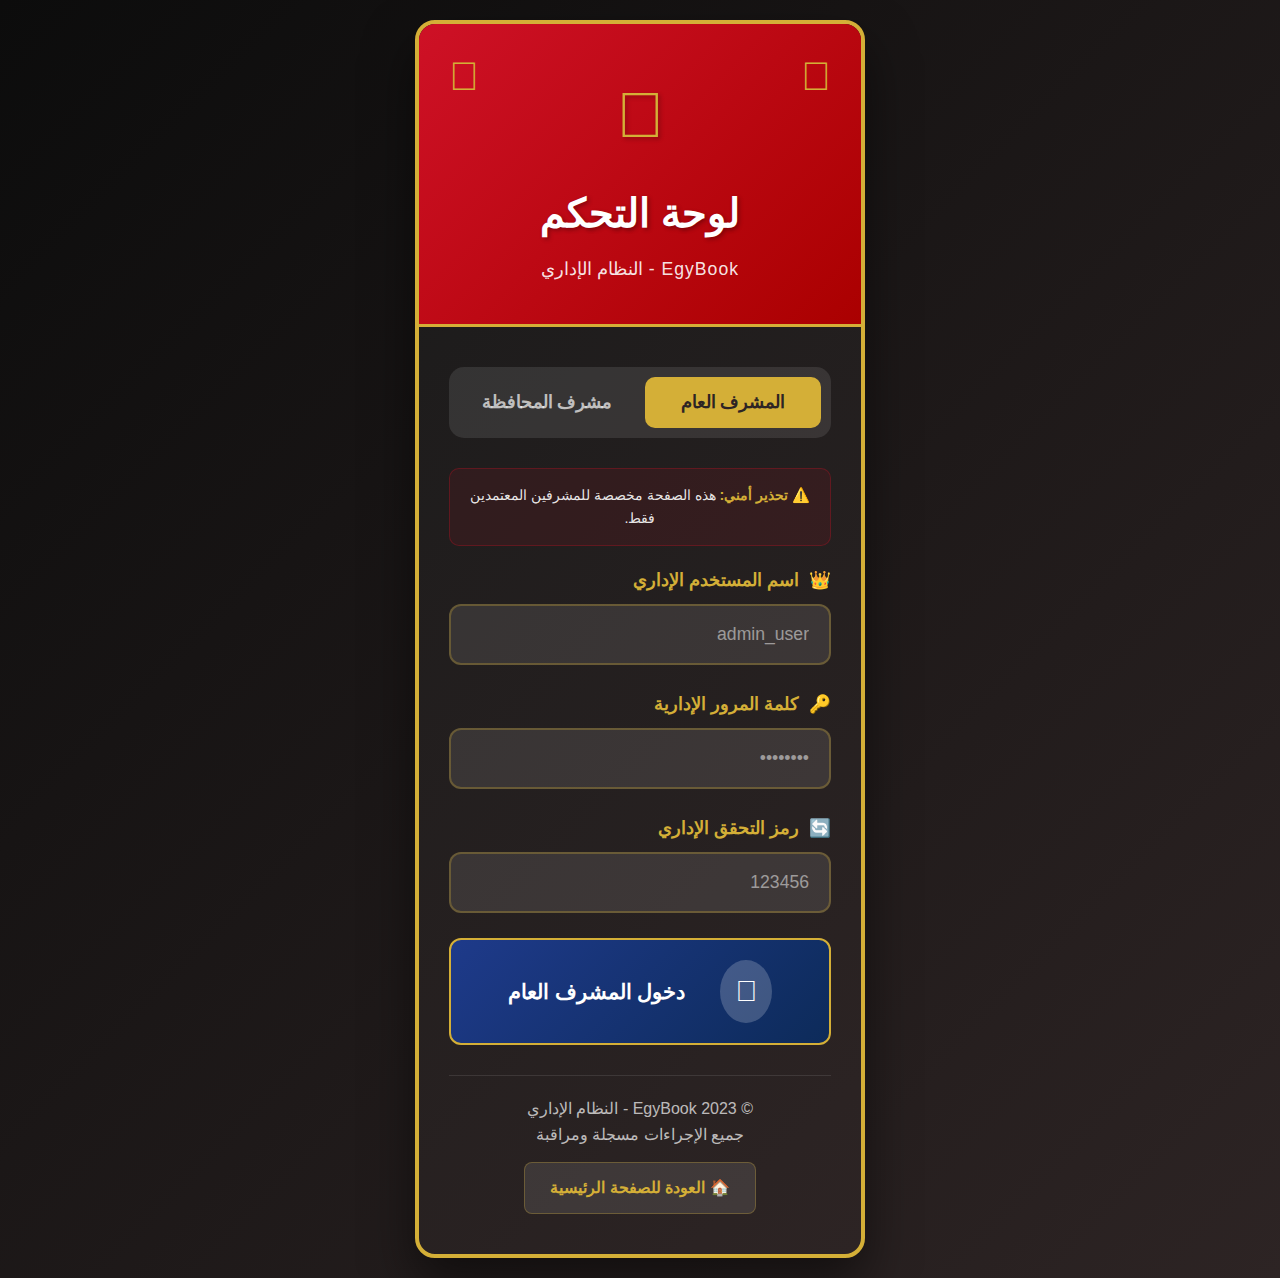
<file: pages/admin/login.html>
<!DOCTYPE html>
<html lang="ar" dir="rtl">
<head>
    <meta charset="UTF-8">
    <meta name="viewport" content="width=device-width, initial-scale=1.0">
    <title>دخول المشرفين - EgyBook</title>
    <link rel="stylesheet" href="../../css/style.css">
    <style>
        /* أنماط دخول المشرفين */
        .admin-login-page {
            background: linear-gradient(135deg, #0c0c0c 0%, #2d2424 100%);
            min-height: 100vh;
            display: flex;
            align-items: center;
            justify-content: center;
            padding: 20px;
            font-family: 'Arial', sans-serif;
        }
        
        .admin-login-container {
            width: 100%;
            max-width: 450px;
        }
        
        .admin-login-card {
            background: linear-gradient(135deg, #1a1a1a 0%, #2d2424 100%);
            border-radius: 20px;
            overflow: hidden;
            box-shadow: 0 25px 50px rgba(0,0,0,0.5);
            border: 4px solid #d4af37;
            position: relative;
        }
        
        .admin-login-header {
            background: linear-gradient(135deg, #ce1126 0%, #a00 100%);
            padding: 40px 30px;
            text-align: center;
            position: relative;
            border-bottom: 3px solid #d4af37;
        }
        
        .admin-login-header:before {
            content: '𓀋';
            position: absolute;
            top: 20px;
            left: 30px;
            font-size: 2.5rem;
            color: #d4af37;
        }
        
        .admin-login-header:after {
            content: '𓀋';
            position: absolute;
            top: 20px;
            right: 30px;
            font-size: 2.5rem;
            color: #d4af37;
        }
        
        .admin-logo {
            font-size: 4rem;
            color: #d4af37;
            margin-bottom: 15px;
            text-shadow: 2px 2px 4px rgba(0,0,0,0.3);
        }
        
        .admin-title {
            color: white;
            font-size: 2.5rem;
            margin-bottom: 10px;
            text-shadow: 2px 2px 4px rgba(0,0,0,0.3);
        }
        
        .admin-subtitle {
            color: rgba(255,255,255,0.9);
            font-size: 1.1rem;
            letter-spacing: 1px;
        }
        
        .admin-login-body {
            padding: 40px 30px;
        }
        
        .admin-type-selector {
            display: flex;
            gap: 10px;
            margin-bottom: 30px;
            background: rgba(255,255,255,0.1);
            padding: 10px;
            border-radius: 15px;
        }
        
        .admin-type-btn {
            flex: 1;
            padding: 15px;
            border: none;
            border-radius: 10px;
            background: transparent;
            color: rgba(255,255,255,0.7);
            font-weight: bold;
            cursor: pointer;
            transition: all 0.3s ease;
            font-size: 1.1rem;
        }
        
        .admin-type-btn.active {
            background: #d4af37;
            color: #2d2424;
        }
        
        .admin-login-form {
            display: none;
            animation: fadeIn 0.5s ease;
        }
        
        .admin-login-form.active {
            display: block;
        }
        
        @keyframes fadeIn {
            from { opacity: 0; transform: translateY(20px); }
            to { opacity: 1; transform: translateY(0); }
        }
        
        .form-group {
            margin-bottom: 25px;
        }
        
        .form-label {
            display: block;
            margin-bottom: 10px;
            color: #d4af37;
            font-weight: bold;
            font-size: 1.1rem;
            display: flex;
            align-items: center;
            gap: 10px;
        }
        
        .form-input {
            width: 100%;
            padding: 18px 20px;
            border: 2px solid rgba(212,175,55,0.3);
            border-radius: 12px;
            font-size: 1.1rem;
            transition: all 0.3s ease;
            background: rgba(255,255,255,0.1);
            color: white;
        }
        
        .form-input:focus {
            border-color: #d4af37;
            background: rgba(255,255,255,0.15);
            outline: none;
            box-shadow: 0 0 0 3px rgba(212,175,55,0.2);
        }
        
        .form-input::placeholder {
            color: rgba(255,255,255,0.5);
        }
        
        .admin-login-btn {
            width: 100%;
            padding: 20px;
            background: linear-gradient(135deg, #1e3a8a 0%, #0d2b5a 100%);
            color: white;
            border: none;
            border-radius: 12px;
            font-size: 1.3rem;
            font-weight: bold;
            cursor: pointer;
            transition: all 0.3s ease;
            display: flex;
            align-items: center;
            justify-content: center;
            gap: 15px;
            margin-top: 20px;
            border: 2px solid #d4af37;
        }
        
        .admin-login-btn:hover {
            background: linear-gradient(135deg, #0d2b5a 0%, #1e3a8a 100%);
            transform: translateY(-3px);
            box-shadow: 0 10px 20px rgba(30,58,138,0.4);
        }
        
        .btn-icon {
            font-size: 1.8rem;
        }
        
        .admin-login-footer {
            text-align: center;
            margin-top: 30px;
            padding-top: 20px;
            border-top: 1px solid rgba(255,255,255,0.1);
            color: rgba(255,255,255,0.7);
        }
        
        .back-to-home {
            display: inline-block;
            margin-top: 15px;
            padding: 12px 25px;
            background: rgba(255,255,255,0.1);
            color: #d4af37;
            text-decoration: none;
            border-radius: 8px;
            font-weight: bold;
            transition: all 0.3s ease;
            border: 1px solid rgba(212,175,55,0.3);
        }
        
        .back-to-home:hover {
            background: rgba(212,175,55,0.2);
            transform: translateY(-2px);
        }
        
        .security-note {
            background: rgba(206,17,38,0.1);
            border: 1px solid rgba(206,17,38,0.3);
            padding: 15px;
            border-radius: 10px;
            margin: 20px 0;
            color: rgba(255,255,255,0.9);
            font-size: 0.9rem;
            text-align: center;
        }
        
        .security-note strong {
            color: #d4af37;
        }
        
        /* رسائل */
        #adminMessageContainer {
            margin-bottom: 20px;
        }
        
        .admin-message {
            padding: 15px;
            border-radius: 10px;
            margin-bottom: 15px;
            display: flex;
            align-items: center;
            justify-content: space-between;
            animation: slideIn 0.3s ease;
        }
        
        @keyframes slideIn {
            from {
                opacity: 0;
                transform: translateY(-10px);
            }
            to {
                opacity: 1;
                transform: translateY(0);
            }
        }
        
        .admin-message.success {
            background: rgba(39,174,96,0.2);
            color: #27ae60;
            border: 1px solid rgba(39,174,96,0.3);
        }
        
        .admin-message.error {
            background: rgba(206,17,38,0.2);
            color: #ce1126;
            border: 1px solid rgba(206,17,38,0.3);
        }
        
        .admin-message.info {
            background: rgba(30,58,138,0.2);
            color: #1e3a8a;
            border: 1px solid rgba(30,58,138,0.3);
        }
        
        .admin-message button {
            background: none;
            border: none;
            color: inherit;
            font-size: 1.5rem;
            cursor: pointer;
            padding: 0;
            line-height: 1;
        }
        
        @media (max-width: 768px) {
            .admin-login-container {
                max-width: 100%;
            }
            
            .admin-login-header {
                padding: 30px 20px;
            }
            
            .admin-login-body {
                padding: 30px 20px;
            }
            
            .admin-title {
                font-size: 2rem;
            }
            
            .admin-type-selector {
                flex-direction: column;
            }
        }
    </style>
</head>
<body class="admin-login-page">
    <div class="admin-login-container">
        <!-- بطاقة الدخول -->
        <div class="admin-login-card">
            <!-- الهيدر -->
            <div class="admin-login-header">
                <div class="admin-logo">𓀋</div>
                <h1 class="admin-title">لوحة التحكم</h1>
                <p class="admin-subtitle">EgyBook - النظام الإداري</p>
            </div>
            
            <!-- جسم البطاقة -->
            <div class="admin-login-body">
                <!-- اختيار نوع المشرف -->
                <div class="admin-type-selector">
                    <button class="admin-type-btn active" data-type="admin">
                        المشرف العام
                    </button>
                    <button class="admin-type-btn" data-type="moderator">
                        مشرف المحافظة
                    </button>
                </div>
                
                <!-- حاوية الرسائل -->
                <div id="adminMessageContainer"></div>
                
                <!-- تحذير أمني -->
                <div class="security-note">
                    <strong>⚠️ تحذير أمني:</strong> هذه الصفحة مخصصة للمشرفين المعتمدين فقط.
                </div>
                
                <!-- نموذج المشرف العام -->
                <form id="adminLoginForm" class="admin-login-form active">
                    <div class="form-group">
                        <label class="form-label">
                            <span>👑</span>
                            اسم المستخدم الإداري
                        </label>
                        <input 
                            type="text" 
                            class="form-input" 
                            id="adminUsername" 
                            placeholder="admin_user"
                            required
                        >
                    </div>
                    
                    <div class="form-group">
                        <label class="form-label">
                            <span>🔑</span>
                            كلمة المرور الإدارية
                        </label>
                        <input 
                            type="password" 
                            class="form-input" 
                            id="adminPassword" 
                            placeholder="••••••••"
                            required
                            minlength="6"
                        >
                    </div>
                    
                    <div class="form-group">
                        <label class="form-label">
                            <span>🔄</span>
                            رمز التحقق الإداري
                        </label>
                        <input 
                            type="text" 
                            class="form-input" 
                            id="adminCode" 
                            placeholder="123456"
                            required
                            maxlength="6"
                        >
                    </div>
                    
                    <button type="submit" class="admin-login-btn">
                        <span class="btn-icon">𓀋</span>
                        دخول المشرف العام
                    </button>
                </form>
                
                <!-- نموذج مشرف المحافظة -->
                <form id="moderatorLoginForm" class="admin-login-form">
                    <div class="form-group">
                        <label class="form-label">
                            <span>🏛️</span>
                            المحافظة
                        </label>
                        <select class="form-input" id="moderatorGovernorate" required>
                            <option value="">اختر المحافظة</option>
                            <option value="القاهرة">القاهرة</option>
                            <option value="الإسكندرية">الإسكندرية</option>
                            <option value="بورسعيد">بورسعيد</option>
                            <option value="السويس">السويس</option>
                            <option value="دمياط">دمياط</option>
                            <option value="الدقهلية">الدقهلية</option>
                            <option value="الشرقية">الشرقية</option>
                            <option value="القليوبية">القليوبية</option>
                            <option value="كفر الشيخ">كفر الشيخ</option>
                            <option value="الغربية">الغربية</option>
                            <option value="المنوفية">المنوفية</option>
                            <option value="البحيرة">البحيرة</option>
                            <option value="الإسماعيلية">الإسماعيلية</option>
                            <option value="الجيزة">الجيزة</option>
                            <option value="بني سويف">بني سويف</option>
                            <option value="الفيوم">الفيوم</option>
                            <option value="المنيا">المنيا</option>
                            <option value="أسيوط">أسيوط</option>
                            <option value="سوهاج">سوهاج</option>
                            <option value="قنا">قنا</option>
                            <option value="الأقصر">الأقصر</option>
                            <option value="أسوان">أسوان</option>
                            <option value="البحر الأحمر">البحر الأحمر</option>
                            <option value="الوادي الجديد">الوادي الجديد</option>
                            <option value="مطروح">مطروح</option>
                            <option value="شمال سيناء">شمال سيناء</option>
                            <option value="جنوب سيناء">جنوب سيناء</option>
                        </select>
                    </div>
                    
                    <div class="form-group">
                        <label class="form-label">
                            <span>👤</span>
                            اسم مشرف المحافظة
                        </label>
                        <input 
                            type="text" 
                            class="form-input" 
                            id="moderatorUsername" 
                            placeholder="moderator_user"
                            required
                        >
                    </div>
                    
                    <div class="form-group">
                        <label class="form-label">
                            <span>🔒</span>
                            كلمة مرور المشرف
                        </label>
                        <input 
                            type="password" 
                            class="form-input" 
                            id="moderatorPassword" 
                            placeholder="••••••••"
                            required
                            minlength="6"
                        >
                    </div>
                    
                    <button type="submit" class="admin-login-btn">
                        <span class="btn-icon">🏛️</span>
                        دخول مشرف المحافظة
                    </button>
                </form>
                
                <!-- فوتر -->
                <div class="admin-login-footer">
                    <p>© 2023 EgyBook - النظام الإداري</p>
                    <p>جميع الإجراءات مسجلة ومراقبة</p>
                    <a href="../../index.html" class="back-to-home">
                        🏠 العودة للصفحة الرئيسية
                    </a>
                </div>
            </div>
        </div>
    </div>

    <!-- ملف JavaScript -->
    <script>
        // نظام دخول المشرفين
        document.addEventListener('DOMContentLoaded', function() {
            console.log('👑 تحميل نظام دخول المشرفين...');
            
            // تهيئة المشرفين إذا لم يكونوا موجودين
            initializeAdmins();
            
            // اختيار نوع المشرف
            const typeButtons = document.querySelectorAll('.admin-type-btn');
            const loginForms = document.querySelectorAll('.admin-login-form');
            
            typeButtons.forEach(button => {
                button.addEventListener('click', function() {
                    const type = this.dataset.type;
                    
                    // تحديث الأزرار النشطة
                    typeButtons.forEach(btn => btn.classList.remove('active'));
                    this.classList.add('active');
                    
                    // إظهار النموذج المناسب
                    loginForms.forEach(form => form.classList.remove('active'));
                    document.getElementById(`${type}LoginForm`).classList.add('active');
                });
            });
            
            // نموذج المشرف العام
            document.getElementById('adminLoginForm').addEventListener('submit', function(e) {
                e.preventDefault();
                adminLogin();
            });
            
            // نموذج مشرف المحافظة
            document.getElementById('moderatorLoginForm').addEventListener('submit', function(e) {
                e.preventDefault();
                moderatorLogin();
            });
            
            // التحقق من نوع الدخول من URL
            const urlParams = new URLSearchParams(window.location.search);
            const type = urlParams.get('type');
            if (type === 'moderator') {
                // إظهار نموذج مشرف المحافظة
                document.querySelector('.admin-type-btn[data-type="admin"]').classList.remove('active');
                document.querySelector('.admin-type-btn[data-type="moderator"]').classList.add('active');
                document.getElementById('adminLoginForm').classList.remove('active');
                document.getElementById('moderatorLoginForm').classList.add('active');
            }
        });
        
        // تهيئة المشرفين
        function initializeAdmins() {
            const systemData = JSON.parse(localStorage.getItem('egybook_system') || '{}');
            
            if (!systemData.admins) {
                // المشرف العام الافتراضي
                const superAdmin = {
                    id: 1,
                    username: 'admin',
                    password: '123456',
                    name: 'المشرف العام',
                    role: 'super_admin',
                    permissions: ['all'],
                    createdAt: new Date().toISOString(),
                    lastLogin: null
                };
                
                systemData.admins = [superAdmin];
                localStorage.setItem('egybook_system', JSON.stringify(systemData));
                
                console.log('✅ تم تهيئة المشرفين الافتراضيين');
            }
        }
        
        // عرض رسالة
        function showAdminMessage(text, type) {
            const container = document.getElementById('adminMessageContainer');
            
            // تنظيف الرسائل القديمة
            container.innerHTML = '';
            
            const messageDiv = document.createElement('div');
            messageDiv.className = `admin-message ${type}`;
            messageDiv.innerHTML = `
                <p>${text}</p>
                <button onclick="this.parentElement.remove()">✕</button>
            `;
            
            container.appendChild(messageDiv);
            
            // إزالة الرسالة بعد 5 ثوان
            setTimeout(() => {
                if (messageDiv.parentElement) {
                    messageDiv.remove();
                }
            }, 5000);
        }
        
        // دخول المشرف العام - النسخة المعدلة
        function adminLogin() {
            const username = document.getElementById('adminUsername').value.trim();
            const password = document.getElementById('adminPassword').value.trim();
            const code = document.getElementById('adminCode').value.trim();
            
            // التحقق من البيانات
            if (!username || !password || !code) {
                showAdminMessage('يرجى ملء جميع الحقول', 'error');
                return;
            }
            
            if (password.length < 6) {
                showAdminMessage('كلمة المرور يجب أن تكون 6 أحرف على الأقل', 'error');
                return;
            }
            
            // قبول أي رمز تحقق للتجربة
            if (code !== '123456') {
                showAdminMessage('رمز التحقق يجب أن يكون 123456 للتجربة', 'error');
                return;
            }
            
            // جلب المشرفين
            const systemData = JSON.parse(localStorage.getItem('egybook_system') || '{}');
            const admins = systemData.admins || [];
            
            // البحث عن المشرف العام
            let admin = admins.find(a => 
                a.username === username && 
                a.password === password && 
                a.role === 'super_admin'
            );
            
            if (admin) {
                // دخول ناجح
                successAdminLogin(admin, systemData);
            } else {
                // إنشاء مشرف جديد تلقائيًا
                console.log('المشرف غير موجود، جاري إنشاء مشرف جديد...');
                createNewAdmin(username, password);
            }
        }
        
        // إنشاء مشرف جديد
        function createNewAdmin(username, password) {
            const newAdmin = {
                id: Date.now(),
                username: username,
                password: password,
                name: 'المشرف العام',
                role: 'super_admin',
                permissions: ['all'],
                createdAt: new Date().toISOString(),
                lastLogin: new Date().toISOString()
            };
            
            const systemData = JSON.parse(localStorage.getItem('egybook_system') || '{}');
            
            if (!systemData.admins) {
                systemData.admins = [];
            }
            
            systemData.admins.push(newAdmin);
            localStorage.setItem('egybook_system', JSON.stringify(systemData));
            
            // حفظ المشرف الحالي
            localStorage.setItem('current_admin', JSON.stringify(newAdmin));
            
            showAdminMessage('✅ تم إنشاء حساب المشرف بنجاح! جاري التوجيه...', 'success');
            
            // توجيه للوحة التحكم
            setTimeout(() => {
                window.location.href = 'dashboard.html';
            }, 2000);
        }
        
        // دخول ناجح للمشرف العام
        function successAdminLogin(admin, systemData) {
            // تحديث آخر دخول
            admin.lastLogin = new Date().toISOString();
            localStorage.setItem('egybook_system', JSON.stringify(systemData));
            
            // حفظ المشرف الحالي
            localStorage.setItem('current_admin', JSON.stringify(admin));
            
            showAdminMessage('✅ تم الدخول بنجاح! جاري التوجيه...', 'success');
            
            // توجيه للوحة التحكم
            setTimeout(() => {
                window.location.href = 'dashboard.html';
            }, 2000);
        }
        
        // دخول مشرف المحافظة - النسخة المعدلة
        function moderatorLogin() {
            const governorate = document.getElementById('moderatorGovernorate').value;
            const username = document.getElementById('moderatorUsername').value.trim();
            const password = document.getElementById('moderatorPassword').value.trim();
            
            // التحقق من البيانات
            if (!governorate || !username || !password) {
                showAdminMessage('يرجى ملء جميع الحقول', 'error');
                return;
            }
            
            if (password.length < 6) {
                showAdminMessage('كلمة المرور يجب أن تكون 6 أحرف على الأقل', 'error');
                return;
            }
            
            // جلب المشرفين
            const systemData = JSON.parse(localStorage.getItem('egybook_system') || '{}');
            const admins = systemData.admins || [];
            
            // البحث عن مشرف المحافظة
            let moderator = admins.find(a => 
                a.username === username && 
                a.password === password && 
                a.role === 'moderator' &&
                a.governorate === governorate
            );
            
            if (moderator) {
                // دخول ناجح
                successModeratorLogin(moderator, systemData);
            } else {
                // إنشاء مشرف محافظة جديد
                console.log('مشرف المحافظة غير موجود، جاري إنشاء مشرف جديد...');
                createNewModerator(username, password, governorate);
            }
        }
        
        // إنشاء مشرف محافظة جديد
        function createNewModerator(username, password, governorate) {
            const newModerator = {
                id: Date.now(),
                username: username,
                password: password,
                name: `مشرف ${governorate}`,
                role: 'moderator',
                governorate: governorate,
                permissions: ['manage_posts', 'manage_users', 'view_reports'],
                createdAt: new Date().toISOString(),
                lastLogin: new Date().toISOString()
            };
            
            const systemData = JSON.parse(localStorage.getItem('egybook_system') || '{}');
            
            if (!systemData.admins) {
                systemData.admins = [];
            }
            
            systemData.admins.push(newModerator);
            localStorage.setItem('egybook_system', JSON.stringify(systemData));
            
            // حفظ المشرف الحالي
            localStorage.setItem('current_admin', JSON.stringify(newModerator));
            
            showAdminMessage(`✅ تم إنشاء مشرف ${governorate} بنجاح! جاري التوجيه...`, 'success');
            
            // توجيه للوحة التحكم
            setTimeout(() => {
                window.location.href = 'moderator-dashboard.html';
            }, 2000);
        }
        
        // دخول ناجح لمشرف المحافظة
        function successModeratorLogin(moderator, systemData) {
            // تحديث آخر دخول
            moderator.lastLogin = new Date().toISOString();
            localStorage.setItem('egybook_system', JSON.stringify(systemData));
            
            // حفظ المشرف الحالي
            localStorage.setItem('current_admin', JSON.stringify(moderator));
            
            showAdminMessage('✅ تم الدخول بنجاح! جاري التوجيه...', 'success');
            
            // توجيه للوحة التحكم
            setTimeout(() => {
                window.location.href = 'moderator-dashboard.html';
            }, 2000);
        }
    </script>
</body>
</html>
</file>
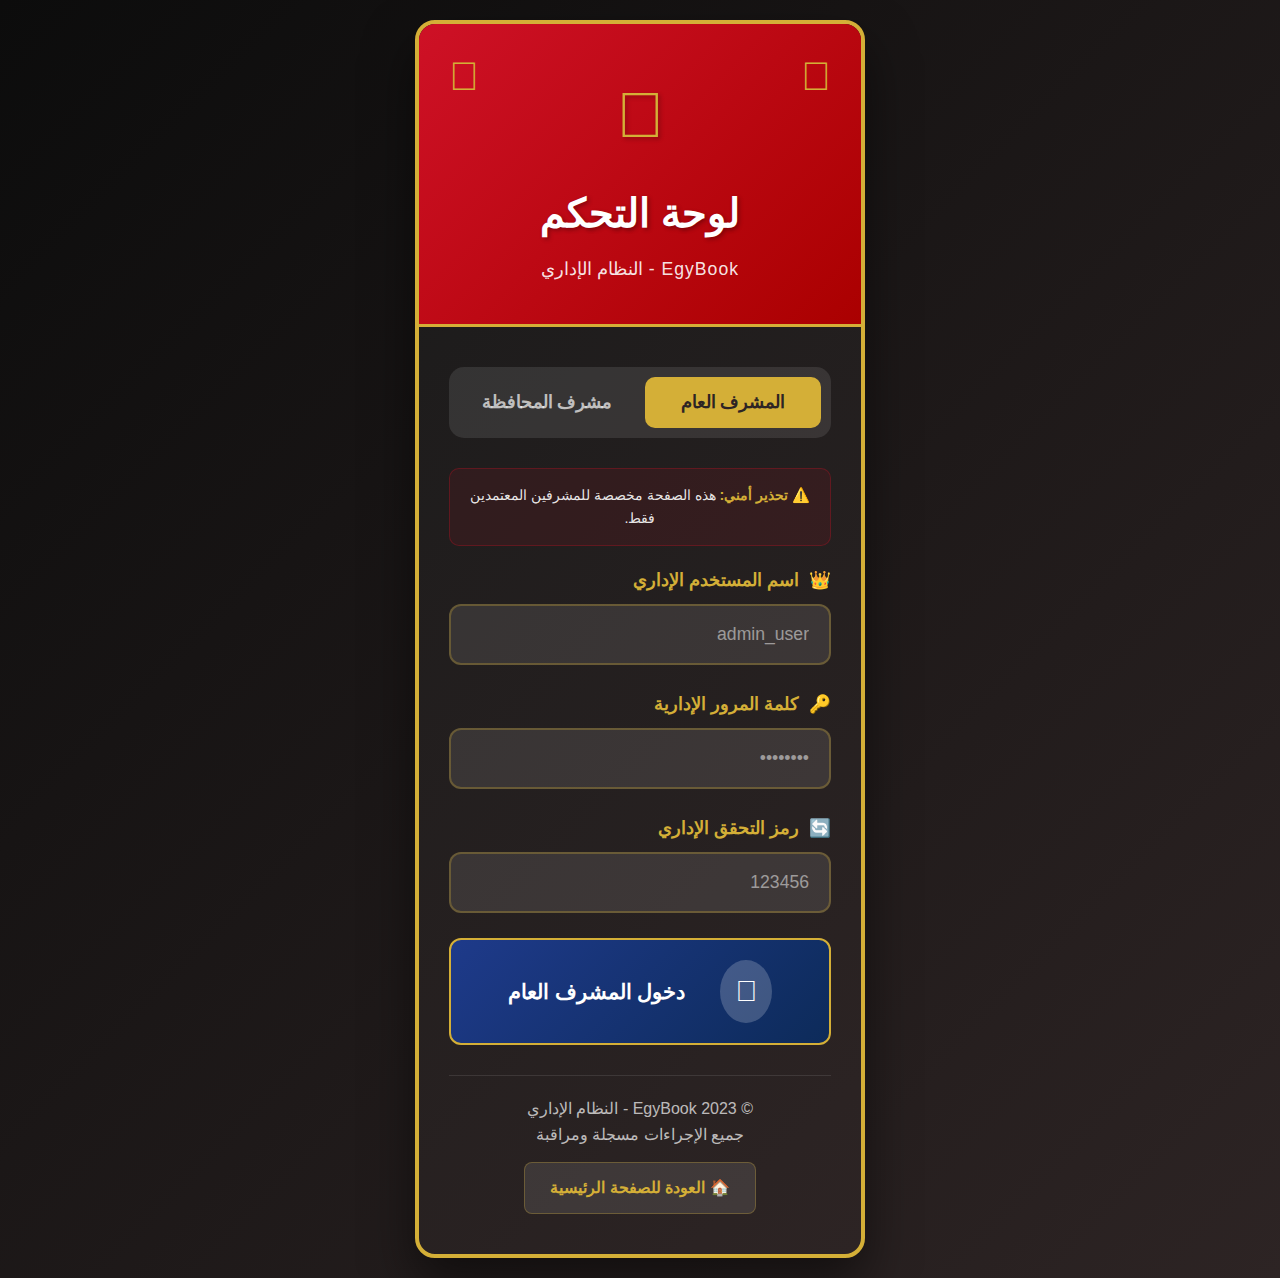
<file: pages/admin/moderator-dashboard.html>
<!DOCTYPE html>
<html lang="ar" dir="rtl">
<head>
    <meta charset="UTF-8">
    <meta name="viewport" content="width=device-width, initial-scale=1.0">
    <title>لوحة مشرف المحافظة - EgyBook</title>
    <link rel="stylesheet" href="../../css/style.css">
    <style>
        /* أنماط لوحة مشرف المحافظة */
        .moderator-dashboard {
            min-height: 100vh;
            background: linear-gradient(135deg, #0c5460 0%, #0d2b5a 100%);
            color: white;
            font-family: 'Arial', sans-serif;
        }
        
        /* الهيدر */
        .moderator-header {
            background: linear-gradient(135deg, rgba(39,174,96,0.9) 0%, rgba(33,150,83,0.9) 100%);
            padding: 20px 30px;
            border-bottom: 4px solid #d4af37;
            box-shadow: 0 5px 20px rgba(0,0,0,0.3);
            position: sticky;
            top: 0;
            z-index: 1000;
        }
        
        .header-content {
            max-width: 1400px;
            margin: 0 auto;
            display: flex;
            justify-content: space-between;
            align-items: center;
            flex-wrap: wrap;
            gap: 20px;
        }
        
        .moderator-logo {
            display: flex;
            align-items: center;
            gap: 15px;
        }
        
        .moderator-logo h1 {
            font-size: 2.2rem;
            color: white;
            margin: 0;
            text-shadow: 2px 2px 4px rgba(0,0,0,0.3);
        }
        
        .governorate-badge {
            background: #d4af37;
            color: #2d2424;
            padding: 5px 15px;
            border-radius: 20px;
            font-weight: bold;
            font-size: 1.1rem;
            border: 2px solid white;
        }
        
        .moderator-info {
            display: flex;
            align-items: center;
            gap: 25px;
        }
        
        .moderator-profile {
            display: flex;
            align-items: center;
            gap: 15px;
        }
        
        .moderator-avatar {
            width: 50px;
            height: 50px;
            background: linear-gradient(135deg, #d4af37 0%, #b8941f 100%);
            border-radius: 50%;
            display: flex;
            align-items: center;
            justify-content: center;
            font-size: 1.5rem;
            font-weight: bold;
            color: #2d2424;
            border: 2px solid white;
        }
        
        .moderator-details h3 {
            margin: 0;
            color: white;
            font-size: 1.2rem;
        }
        
        .moderator-details p {
            margin: 5px 0 0 0;
            color: rgba(255,255,255,0.9);
            font-size: 0.9rem;
        }
        
        .moderator-actions {
            display: flex;
            gap: 15px;
            flex-wrap: wrap;
        }
        
        .mod-header-btn {
            padding: 10px 20px;
            border: 2px solid white;
            background: rgba(255,255,255,0.2);
            color: white;
            border-radius: 8px;
            cursor: pointer;
            font-weight: bold;
            transition: all 0.3s ease;
            display: flex;
            align-items: center;
            gap: 8px;
        }
        
        .mod-header-btn:hover {
            background: rgba(255,255,255,0.3);
            transform: translateY(-2px);
        }
        
        .mod-header-btn.logout {
            background: rgba(206,17,38,0.2);
            border-color: rgba(206,17,38,0.5);
            color: #ffcccc;
        }
        
        .mod-header-btn.logout:hover {
            background: rgba(206,17,38,0.3);
        }
        
        /* المحتوى الرئيسي */
        .moderator-container {
            max-width: 1400px;
            margin: 30px auto;
            padding: 0 20px;
            display: grid;
            grid-template-columns: 280px 1fr;
            gap: 25px;
        }
        
        /* الشريط الجانبي */
        .moderator-sidebar {
            background: linear-gradient(135deg, rgba(39,174,96,0.9) 0%, rgba(33,150,83,0.9) 100%);
            border-radius: 20px;
            padding: 25px;
            border: 3px solid #d4af37;
            box-shadow: 0 10px 30px rgba(0,0,0,0.3);
            height: fit-content;
            position: sticky;
            top: 100px;
        }
        
        .mod-sidebar-title {
            color: white;
            margin-bottom: 25px;
            padding-bottom: 15px;
            border-bottom: 2px solid rgba(255,255,255,0.3);
            font-size: 1.3rem;
            display: flex;
            align-items: center;
            gap: 10px;
        }
        
        .moderator-nav ul {
            list-style: none;
            padding: 0;
            margin: 0;
        }
        
        .moderator-nav li {
            margin-bottom: 10px;
        }
        
        .moderator-nav a {
            display: flex;
            align-items: center;
            gap: 12px;
            padding: 15px;
            color: rgba(255,255,255,0.8);
            text-decoration: none;
            border-radius: 10px;
            transition: all 0.3s ease;
            border: 1px solid transparent;
        }
        
        .moderator-nav a:hover, .moderator-nav a.active {
            background: rgba(255,255,255,0.2);
            color: white;
            border-color: rgba(255,255,255,0.3);
            transform: translateX(-5px);
        }
        
        .mod-nav-icon {
            font-size: 1.2rem;
            width: 25px;
            text-align: center;
        }
        
        /* إحصائيات المحافظة */
        .governorate-stats {
            margin-top: 30px;
            padding-top: 20px;
            border-top: 2px solid rgba(255,255,255,0.2);
        }
        
        .gov-stat-item {
            display: flex;
            justify-content: space-between;
            padding: 10px 0;
            border-bottom: 1px solid rgba(255,255,255,0.1);
        }
        
        .gov-stat-label {
            color: rgba(255,255,255,0.8);
        }
        
        .gov-stat-value {
            color: white;
            font-weight: bold;
        }
        
        /* لوحة الإحصائيات */
        .mod-stats-grid {
            display: grid;
            grid-template-columns: repeat(auto-fit, minmax(250px, 1fr));
            gap: 20px;
            margin-bottom: 30px;
        }
        
        .mod-stat-card {
            background: linear-gradient(135deg, rgba(255,255,255,0.1) 0%, rgba(255,255,255,0.05) 100%);
            border-radius: 15px;
            padding: 25px;
            border: 2px solid rgba(212,175,55,0.5);
            transition: all 0.3s ease;
            cursor: pointer;
            backdrop-filter: blur(10px);
        }
        
        .mod-stat-card:hover {
            transform: translateY(-5px);
            border-color: #d4af37;
            box-shadow: 0 15px 30px rgba(0,0,0,0.4);
            background: linear-gradient(135deg, rgba(255,255,255,0.15) 0%, rgba(255,255,255,0.1) 100%);
        }
        
        .mod-stat-header {
            display: flex;
            justify-content: space-between;
            align-items: center;
            margin-bottom: 15px;
        }
        
        .mod-stat-icon {
            font-size: 2.5rem;
            opacity: 0.9;
        }
        
        .mod-stat-title {
            color: rgba(255,255,255,0.9);
            font-size: 1rem;
            margin: 0;
        }
        
        .mod-stat-value {
            font-size: 2.5rem;
            font-weight: bold;
            color: white;
            margin: 10px 0;
            text-shadow: 2px 2px 4px rgba(0,0,0,0.3);
        }
        
        /* المحتوى المركزي */
        .moderator-main {
            display: flex;
            flex-direction: column;
            gap: 25px;
        }
        
        /* القوائم السريعة */
        .quick-lists {
            display: grid;
            grid-template-columns: repeat(auto-fit, minmax(400px, 1fr));
            gap: 20px;
            margin-bottom: 30px;
        }
        
        .quick-list-card {
            background: linear-gradient(135deg, rgba(255,255,255,0.1) 0%, rgba(255,255,255,0.05) 100%);
            border-radius: 20px;
            padding: 25px;
            border: 2px solid rgba(212,175,55,0.5);
            backdrop-filter: blur(10px);
        }
        
        .list-header {
            display: flex;
            justify-content: space-between;
            align-items: center;
            margin-bottom: 20px;
            padding-bottom: 15px;
            border-bottom: 2px solid rgba(255,255,255,0.2);
        }
        
        .list-title {
            color: #d4af37;
            margin: 0;
            font-size: 1.3rem;
        }
        
        .list-actions {
            display: flex;
            gap: 10px;
        }
        
        .list-btn {
            padding: 8px 15px;
            background: rgba(255,255,255,0.2);
            border: 1px solid rgba(255,255,255,0.3);
            color: white;
            border-radius: 6px;
            cursor: pointer;
            font-size: 0.9rem;
            transition: all 0.3s ease;
        }
        
        .list-btn:hover {
            background: rgba(255,255,255,0.3);
        }
        
        .moderator-table {
            width: 100%;
            border-collapse: collapse;
        }
        
        .moderator-table th {
            background: rgba(212,175,55,0.3);
            color: white;
            padding: 15px;
            text-align: right;
            border-bottom: 2px solid rgba(212,175,55,0.5);
            font-weight: bold;
        }
        
        .moderator-table td {
            padding: 15px;
            border-bottom: 1px solid rgba(255,255,255,0.1);
            color: rgba(255,255,255,0.9);
        }
        
        .moderator-table tr:hover {
            background: rgba(255,255,255,0.1);
        }
        
        .mod-status-badge {
            padding: 5px 12px;
            border-radius: 20px;
            font-size: 0.85rem;
            font-weight: bold;
            display: inline-block;
        }
        
        .mod-status-pending {
            background: rgba(241,196,15,0.3);
            color: #f1c40f;
        }
        
        .mod-status-approved {
            background: rgba(39,174,96,0.3);
            color: #27ae60;
        }
        
        .mod-status-rejected {
            background: rgba(206,17,38,0.3);
            color: #ff6b6b;
        }
        
        .mod-action-buttons {
            display: flex;
            gap: 8px;
        }
        
        .mod-action-btn {
            padding: 6px 12px;
            border: none;
            border-radius: 6px;
            cursor: pointer;
            font-size: 0.85rem;
            transition: all 0.3s ease;
            color: white;
            font-weight: bold;
        }
        
        .mod-action-btn.approve {
            background: rgba(39,174,96,0.5);
        }
        
        .mod-action-btn.reject {
            background: rgba(206,17,38,0.5);
        }
        
        .mod-action-btn.view {
            background: rgba(30,58,138,0.5);
        }
        
        .mod-action-btn:hover {
            transform: translateY(-2px);
            opacity: 0.9;
        }
        
        /* التنبيهات الهامة */
        .important-alerts {
            background: linear-gradient(135deg, rgba(206,17,38,0.2) 0%, rgba(160,0,0,0.2) 100%);
            border-radius: 20px;
            padding: 25px;
            border: 3px solid rgba(206,17,38,0.5);
            margin-bottom: 30px;
        }
        
        .alerts-header {
            display: flex;
            align-items: center;
            gap: 15px;
            margin-bottom: 20px;
            color: #ff6b6b;
        }
        
        .alerts-list {
            display: flex;
            flex-direction: column;
            gap: 15px;
        }
        
        .alert-item {
            display: flex;
            align-items: center;
            gap: 15px;
            padding: 15px;
            background: rgba(255,255,255,0.1);
            border-radius: 10px;
            border-right: 4px solid #ce1126;
        }
        
        .alert-icon {
            font-size: 1.5rem;
        }
        
        .alert-content {
            flex: 1;
        }
        
        .alert-title {
            color: white;
            margin-bottom: 5px;
            font-weight: bold;
        }
        
        .alert-description {
            color: rgba(255,255,255,0.8);
            font-size: 0.9rem;
        }
        
        /* الفوتر */
        .moderator-footer {
            text-align: center;
            padding: 25px;
            background: linear-gradient(135deg, rgba(39,174,96,0.9) 0%, rgba(33,150,83,0.9) 100%);
            border-top: 4px solid #d4af37;
            margin-top: 40px;
            color: white;
        }
        
        .mod-footer-links {
            display: flex;
            justify-content: center;
            gap: 25px;
            margin: 15px 0;
            flex-wrap: wrap;
        }
        
        .mod-footer-links a {
            color: #d4af37;
            text-decoration: none;
            font-weight: bold;
            transition: all 0.3s ease;
        }
        
        .mod-footer-links a:hover {
            color: white;
            text-decoration: underline;
        }
        
        /* التجاوب */
        @media (max-width: 1200px) {
            .moderator-container {
                grid-template-columns: 1fr;
            }
            
            .moderator-sidebar {
                position: static;
                margin-bottom: 20px;
            }
            
            .quick-lists {
                grid-template-columns: 1fr;
            }
        }
        
        @media (max-width: 768px) {
            .moderator-header {
                padding: 15px 20px;
            }
            
            .header-content {
                flex-direction: column;
                align-items: flex-start;
                gap: 15px;
            }
            
            .moderator-info {
                flex-direction: column;
                align-items: flex-start;
                gap: 15px;
                width: 100%;
            }
            
            .moderator-actions {
                width: 100%;
                justify-content: space-between;
            }
            
            .mod-stats-grid {
                grid-template-columns: 1fr;
            }
            
            .moderator-table {
                display: block;
                overflow-x: auto;
            }
            
            .mod-footer-links {
                flex-direction: column;
                gap: 10px;
            }
        }
    </style>
</head>
<body class="moderator-dashboard">
    <!-- الهيدر -->
    <header class="moderator-header">
        <div class="header-content">
            <div class="moderator-logo">
                <h1>🏛️ لوحة مشرف المحافظة</h1>
                <div class="governorate-badge" id="governorateBadge">المحافظة</div>
            </div>
            
            <div class="moderator-info">
                <div class="moderator-profile">
                    <div class="moderator-avatar" id="moderatorAvatar">🏛️</div>
                    <div class="moderator-details">
                        <h3 id="moderatorName">مشرف المحافظة</h3>
                        <p>مشرف محلي - صلاحيات محدودة</p>
                        <p id="moderatorGovernorate" style="color: #d4af37; font-weight: bold;"></p>
                    </div>
                </div>
                
                <div class="moderator-actions">
                    <button class="mod-header-btn" id="refreshBtn">
                        <span>🔄</span>
                        تحديث البيانات
                    </button>
                    <button class="mod-header-btn" onclick="window.location.href='../user/feed.html'">
                        <span>👁️</span>
                        مشاهدة كزائر
                    </button>
                    <button class="mod-header-btn logout" id="logoutBtn">
                        <span>🚪</span>
                        تسجيل الخروج
                    </button>
                </div>
            </div>
        </div>
    </header>

    <!-- المحتوى الرئيسي -->
    <div class="moderator-container">
        <!-- الشريط الجانبي -->
        <aside class="moderator-sidebar">
            <h3 class="mod-sidebar-title">
                <span>📋</span>
                قائمة التحكم المحلي
            </h3>
            
            <nav class="moderator-nav">
                <ul>
                    <li><a href="#dashboard" class="active">
                        <span class="mod-nav-icon">📊</span>
                        <span>لوحة التحكم</span>
                    </a></li>
                    
                    <li><a href="#posts">
                        <span class="mod-nav-icon">📝</span>
                        <span>منشورات المحافظة</span>
                        <span class="badge" id="postsBadge">0</span>
                    </a></li>
                    
                    <li><a href="#reports">
                        <span class="mod-nav-icon">🚨</span>
                        <span>بلاغات المحافظة</span>
                        <span class="badge" id="reportsBadge">0</span>
                    </a></li>
                    
                    <li><a href="#users">
                        <span class="mod-nav-icon">👥</span>
                        <span>مستخدمي المحافظة</span>
                        <span class="badge" id="usersBadge">0</span>
                    </a></li>
                    
                    <li><a href="#ads">
                        <span class="mod-nav-icon">💰</span>
                        <span>إعلانات المحافظة</span>
                        <span class="badge" id="adsBadge">0</span>
                    </a></li>
                    
                    <li><a href="#moderation">
                        <span class="mod-nav-icon">🛡️</span>
                        <span>المراقبة المحلية</span>
                    </a></li>
                    
                    <li><a href="#analytics">
                        <span class="mod-nav-icon">📈</span>
                        <span>تحليلات المحافظة</span>
                    </a></li>
                    
                    <li><a href="#settings">
                        <span class="mod-nav-icon">⚙️</span>
                        <span>إعدادات المحافظة</span>
                    </a></li>
                </ul>
            </nav>
            
            <!-- إحصائيات المحافظة -->
            <div class="governorate-stats">
                <h4 style="color: #d4af37; margin-bottom: 15px;">📊 إحصائيات المحافظة</h4>
                <div class="gov-stat-item">
                    <span class="gov-stat-label">عدد المستخدمين:</span>
                    <span class="gov-stat-value" id="statUsers">0</span>
                </div>
                <div class="gov-stat-item">
                    <span class="gov-stat-label">المنشورات النشطة:</span>
                    <span class="gov-stat-value" id="statPosts">0</span>
                </div>
                <div class="gov-stat-item">
                    <span class="gov-stat-label">المتصفحين الآن:</span>
                    <span class="gov-stat-value" id="statOnline">0</span>
                </div>
                <div class="gov-stat-item">
                    <span class="gov-stat-label">البلاغات اليوم:</span>
                    <span class="gov-stat-value" id="statReports">0</span>
                </div>
                <div class="gov-stat-item">
                    <span class="gov-stat-label">الإعلانات النشطة:</span>
                    <span class="gov-stat-value" id="statAds">0</span>
                </div>
            </div>
        </aside>

        <!-- المحتوى المركزي -->
        <main class="moderator-main">
            <!-- إحصائيات سريعة -->
            <div class="mod-stats-grid">
                <div class="mod-stat-card">
                    <div class="mod-stat-header">
                        <h3 class="mod-stat-title">المستخدمون النشطون</h3>
                        <span class="mod-stat-icon">👥</span>
                    </div>
                    <div class="mod-stat-value" id="activeUsers">0</div>
                    <div style="color: rgba(255,255,255,0.7); font-size: 0.9rem;">في محافظتك</div>
                </div>
                
                <div class="mod-stat-card">
                    <div class="mod-stat-header">
                        <h3 class="mod-stat-title">منشورات اليوم</h3>
                        <span class="mod-stat-icon">📝</span>
                    </div>
                    <div class="mod-stat-value" id="todayPosts">0</div>
                    <div style="color: rgba(255,255,255,0.7); font-size: 0.9rem;">منشور جديد</div>
                </div>
                
                <div class="mod-stat-card">
                    <div class="mod-stat-header">
                        <h3 class="mod-stat-title">البلاغات الجديدة</h3>
                        <span class="mod-stat-icon">🚨</span>
                    </div>
                    <div class="mod-stat-value" id="newReports">0</div>
                    <div style="color: rgba(255,255,255,0.7); font-size: 0.9rem;">بحاجة للمراجعة</div>
                </div>
                
                <div class="mod-stat-card">
                    <div class="mod-stat-header">
                        <h3 class="mod-stat-title">نسبة التفاعل</h3>
                        <span class="mod-stat-icon">📈</span>
                    </div>
                    <div class="mod-stat-value" id="engagementRate">0%</div>
                    <div style="color: rgba(255,255,255,0.7); font-size: 0.9rem;">تفاعل المستخدمين</div>
                </div>
            </div>

            <!-- التنبيهات الهامة -->
            <div class="important-alerts">
                <div class="alerts-header">
                    <span style="font-size: 2rem;">⚠️</span>
                    <h2 style="margin: 0;">تنبيهات هامة تتطلب التدخل</h2>
                </div>
                <div class="alerts-list" id="alertsList">
                    <!-- سيتم تحميل التنبيهات هنا -->
                    <div class="alert-item">
                        <span class="alert-icon">📢</span>
                        <div class="alert-content">
                            <div class="alert-title">مرحبًا بك في لوحة التحكم المحلية</div>
                            <div class="alert-description">
                                أنت الآن مشرف محافظة. يمكنك مراقبة وإدارة محتوى محافظتك فقط.
                            </div>
                        </div>
                    </div>
                </div>
            </div>

            <!-- القوائم السريعة -->
            <div class="quick-lists">
                <!-- منشورات بحاجة للمراجعة -->
                <div class="quick-list-card">
                    <div class="list-header">
                        <h3 class="list-title">⏳ منشورات بحاجة للمراجعة</h3>
                        <div class="list-actions">
                            <button class="list-btn" onclick="viewAllPendingPosts()">عرض الكل</button>
                        </div>
                    </div>
                    <div class="table-responsive">
                        <table class="moderator-table">
                            <thead>
                                <tr>
                                    <th>المستخدم</th>
                                    <th>المحتوى</th>
                                    <th>التاريخ</th>
                                    <th>الإجراء</th>
                                </tr>
                            </thead>
                            <tbody id="pendingPostsTable">
                                <!-- سيتم تحميل المنشورات هنا -->
                                <tr>
                                    <td colspan="4" style="text-align: center; padding: 30px;">
                                        <div style="color: rgba(255,255,255,0.7);">
                                            لا توجد منشورات بحاجة للمراجعة
                                        </div>
                                    </td>
                                </tr>
                            </tbody>
                        </table>
                    </div>
                </div>

                <!-- بلاغات جديدة -->
                <div class="quick-list-card">
                    <div class="list-header">
                        <h3 class="list-title">🚨 بلاغات جديدة</h3>
                        <div class="list-actions">
                            <button class="list-btn" onclick="viewAllReports()">عرض الكل</button>
                        </div>
                    </div>
                    <div class="table-responsive">
                        <table class="moderator-table">
                            <thead>
                                <tr>
                                    <th>البلاغ</th>
                                    <th>النوع</th>
                                    <th>المبلغ</th>
                                    <th>الإجراء</th>
                                </tr>
                            </thead>
                            <tbody id="reportsTable">
                                <!-- سيتم تحميل البلاغات هنا -->
                                <tr>
                                    <td colspan="4" style="text-align: center; padding: 30px;">
                                        <div style="color: rgba(255,255,255,0.7);">
                                            لا توجد بلاغات جديدة
                                        </div>
                                    </td>
                                </tr>
                            </tbody>
                        </table>
                    </div>
                </div>
            </div>
        </main>
    </div>

    <!-- الفوتر -->
    <footer class="moderator-footer">
        <div>
            <p>© 2023 EgyBook - نظام إدارة المحافظات | جميع الحقوق محفوظة</p>
            <div class="mod-footer-links">
                <a href="#" onclick="showHelp()">❓ المساعدة</a>
                <a href="#" onclick="showGuidelines()">📜 الإرشادات</a>
                <a href="#" onclick="contactSuperAdmin()">📞 الاتصال بالمشرف العام</a>
                <a href="../../index.html">🏠 الصفحة الرئيسية</a>
            </div>
            <p style="margin-top: 15px; color: #d4af37; font-weight: bold; font-size: 1.1rem;">
                𓂀 نظام إدارة محلي - صنع في مصر 𓂀
            </p>
        </div>
    </footer>

    <!-- ملف JavaScript -->
    <script>
        // نظام لوحة مشرف المحافظة
        document.addEventListener('DOMContentLoaded', function() {
            console.log('🏛️ تحميل لوحة مشرف المحافظة...');
            
            // التحقق من صلاحيات الدخول
            checkModeratorAccess();
            
            // تحميل بيانات المحافظة
            loadGovernorateData();
            
            // إعداد الأحداث
            setupModeratorEvents();
            
            // تحديث البيانات كل 30 ثانية
            setInterval(loadGovernorateData, 30000);
        });
        
        // التحقق من صلاحيات الدخول
        function checkModeratorAccess() {
            const currentAdmin = JSON.parse(localStorage.getItem('current_admin'));
            
            if (!currentAdmin) {
                // إذا لم يكن هناك مشرف مسجل، العودة لصفحة الدخول
                window.location.href = 'login.html';
                return;
            }
            
            if (currentAdmin.role !== 'moderator') {
                // إذا كان مشرف عام، يذهب للوحة المشرف العام
                if (currentAdmin.role === 'super_admin') {
                    window.location.href = 'dashboard.html';
                    return;
                }
                // إذا لم يكن مشرف محافظة، يعود للدخول
                window.location.href = 'login.html';
                return;
            }
            
            // عرض بيانات المشرف
            displayModeratorInfo(currentAdmin);
        }
        
        // عرض بيانات المشرف
        function displayModeratorInfo(moderator) {
            document.getElementById('moderatorName').textContent = moderator.name;
            document.getElementById('moderatorGovernorate').textContent = moderator.governorate;
            document.getElementById('governorateBadge').textContent = moderator.governorate;
            
            // صورة رمزية
            const firstLetter = moderator.name.charAt(0);
            document.getElementById('moderatorAvatar').textContent = firstLetter;
        }
        
        // تحميل بيانات المحافظة
        function loadGovernorateData() {
            const currentAdmin = JSON.parse(localStorage.getItem('current_admin'));
            if (!currentAdmin) return;
            
            const governorate = currentAdmin.governorate;
            console.log(`📊 جاري تحميل بيانات محافظة ${governorate}...`);
            
            // تحميل إحصائيات المحافظة
            loadGovernorateStats(governorate);
            
            // تحميل التنبيهات
            loadAlerts(governorate);
            
            // تحميل المنشورات العالقة
            loadPendingPosts(governorate);
            
            // تحميل البلاغات
            loadReports(governorate);
            
            // تحديث الشارات
            updateModeratorBadges(governorate);
        }
        
        // تحميل إحصائيات المحافظة
        function loadGovernorateStats(governorate) {
            const systemData = JSON.parse(localStorage.getItem('egybook_system') || '{}');
            
            // المستخدمون
            const users = systemData.users || [];
            const govUsers = users.filter(u => u.governorate === governorate);
            const activeUsers = govUsers.filter(u => u.status === 'active').length;
            
            // المنشورات
            const posts = systemData.posts || [];
            const govPosts = posts.filter(p => p.governorate === governorate);
            const today = new Date().toDateString();
            const todayPosts = govPosts.filter(p => 
                new Date(p.createdAt).toDateString() === today
            ).length;
            
            // البلاغات
            const reports = systemData.reports || [];
            const govReports = reports.filter(r => {
                // البحث عن المنشورات في هذه المحافظة
                const post = posts.find(p => p.id == r.postId);
                return post && post.governorate === governorate;
            });
            const newReports = govReports.filter(r => r.status === 'pending').length;
            
            // الإعلانات
            const govAds = govPosts.filter(p => p.isSponsored).length;
            
            // حساب نسبة التفاعل
            const totalLikes = govPosts.reduce((sum, post) => sum + (post.likes ? post.likes.length : 0), 0);
            const totalComments = govPosts.reduce((sum, post) => sum + (post.comments ? post.comments.length : 0), 0);
            const engagementRate = govUsers.length > 0 ? 
                Math.round((totalLikes + totalComments) / govUsers.length * 100) : 0;
            
            // تحديث الإحصائيات
            document.getElementById('statUsers').textContent = govUsers.length;
            document.getElementById('statPosts').textContent = govPosts.length;
            document.getElementById('statOnline').textContent = Math.floor(govUsers.length * 0.1); // محاكاة
            document.getElementById('statReports').textContent = govReports.length;
            document.getElementById('statAds').textContent = govAds;
            
            document.getElementById('activeUsers').textContent = activeUsers;
            document.getElementById('todayPosts').textContent = todayPosts;
            document.getElementById('newReports').textContent = newReports;
            document.getElementById('engagementRate').textContent = `${engagementRate}%`;
        }
        
        // تحميل التنبيهات
        function loadAlerts(governorate) {
            const systemData = JSON.parse(localStorage.getItem('egybook_system') || '{}');
            const posts = systemData.posts || [];
            const reports = systemData.reports || [];
            
            const govPosts = posts.filter(p => p.governorate === governorate);
            const govReports = reports.filter(r => {
                const post = posts.find(p => p.id == r.postId);
                return post && post.governorate === governorate;
            });
            
            const alerts = [];
            
            // تحذير إذا كان هناك بلاغات عالقة
            const pendingReports = govReports.filter(r => r.status === 'pending');
            if (pendingReports.length > 0) {
                alerts.push({
                    icon: '🚨',
                    title: `بلاغات عالقة (${pendingReports.length})`,
                    description: 'هناك بلاغات بحاجة لمراجعتك فورًا'
                });
            }
            
            // تحذير إذا كان هناك منشورات مسيئة
            const abusivePosts = govPosts.filter(p => 
                p.content && (
                    p.content.includes('شتيمة') || 
                    p.content.includes('إساءة') || 
                    p.content.toLowerCase().includes('سكس')
                )
            );
            
            if (abusivePosts.length > 0) {
                alerts.push({
                    icon: '⚠️',
                    title: `منشورات مسيئة (${abusivePosts.length})`,
                    description: 'تم اكتشاف محتوى مسيء بحاجة للحذف'
                });
            }
            
            // تحديث قائمة التنبيهات
            const alertsList = document.getElementById('alertsList');
            
            if (alerts.length === 0) {
                alertsList.innerHTML = `
                    <div class="alert-item">
                        <span class="alert-icon">✅</span>
                        <div class="alert-content">
                            <div class="alert-title">لا توجد تنبيهات</div>
                            <div class="alert-description">
                                كل الأمور تحت السيطرة في محافظة ${governorate}
                            </div>
                        </div>
                    </div>
                `;
            } else {
                alertsList.innerHTML = alerts.map(alert => `
                    <div class="alert-item">
                        <span class="alert-icon">${alert.icon}</span>
                        <div class="alert-content">
                            <div class="alert-title">${alert.title}</div>
                            <div class="alert-description">${alert.description}</div>
                        </div>
                    </div>
                `).join('');
            }
        }
        
        // تحميل المنشورات العالقة
        function loadPendingPosts(governorate) {
            const systemData = JSON.parse(localStorage.getItem('egybook_system') || '{}');
            const posts = systemData.posts || [];
            const users = systemData.users || [];
            
            // منشورات المحافظة التي قد تحتاج مراجعة
            const govPosts = posts
                .filter(p => p.governorate === governorate)
                .sort((a, b) => new Date(b.createdAt) - new Date(a.createdAt))
                .slice(0, 5);
            
            const tbody = document.getElementById('pendingPostsTable');
            
            if (govPosts.length === 0) {
                tbody.innerHTML = `
                    <tr>
                        <td colspan="4" style="text-align: center; padding: 30px;">
                            <div style="color: rgba(255,255,255,0.7);">
                                لا توجد منشورات بحاجة للمراجعة
                            </div>
                        </td>
                    </tr>
                `;
                return;
            }
            
            tbody.innerHTML = govPosts.map(post => {
                const user = users.find(u => u.id === post.userId) || { name: 'مستخدم' };
                const content = post.content.length > 50 ? 
                    post.content.substring(0, 50) + '...' : post.content;
                const date = new Date(post.createdAt).toLocaleDateString('ar-EG');
                
                // تحديد إذا كان يحتاج مراجعة
                const needsReview = post.content && (
                    post.content.includes('شتيمة') || 
                    post.content.includes('إساءة') ||
                    post.content.toLowerCase().includes('سكس') ||
                    post.content.length < 5
                );
                
                if (!needsReview) return '';
                
                return `
                    <tr>
                        <td>${user.name}</td>
                        <td>${content}</td>
                        <td>${date}</td>
                        <td>
                            <div class="mod-action-buttons">
                                <button class="mod-action-btn view" onclick="viewPost('${post.id}')">
                                    عرض
                                </button>
                                <button class="mod-action-btn approve" onclick="approvePost('${post.id}')">
                                    ✓
                                </button>
                                <button class="mod-action-btn reject" onclick="rejectPost('${post.id}')">
                                    ✗
                                </button>
                            </div>
                        </td>
                    </tr>
                `;
            }).join('');
            
            // إذا لم يكن هناك منشورات تحتاج مراجعة
            if (tbody.innerHTML.trim() === '') {
                tbody.innerHTML = `
                    <tr>
                        <td colspan="4" style="text-align: center; padding: 30px;">
                            <div style="color: rgba(255,255,255,0.7);">
                                لا توجد منشورات بحاجة للمراجعة
                            </div>
                        </td>
                    </tr>
                `;
            }
        }
        
        // تحميل البلاغات
        function loadReports(governorate) {
            const systemData = JSON.parse(localStorage.getItem('egybook_system') || '{}');
            const reports = systemData.reports || [];
            const posts = systemData.posts || [];
            const users = systemData.users || [];
            
            // بلاغات متعلقة بمنشورات المحافظة
            const govReports = reports
                .filter(r => {
                    const post = posts.find(p => p.id == r.postId);
                    return post && post.governorate === governorate;
                })
                .sort((a, b) => new Date(b.reportedAt) - new Date(a.reportedAt))
                .slice(0, 5);
            
            const tbody = document.getElementById('reportsTable');
            
            if (govReports.length === 0) {
                tbody.innerHTML = `
                    <tr>
                        <td colspan="4" style="text-align: center; padding: 30px;">
                            <div style="color: rgba(255,255,255,0.7);">
                                لا توجد بلاغات جديدة
                            </div>
                        </td>
                    </tr>
                `;
                return;
            }
            
            tbody.innerHTML = govReports.map(report => {
                const reporter = users.find(u => u.id === report.reporterId) || { name: 'مستخدم' };
                const reportType = getReportType(report.reason);
                
                return `
                    <tr>
                        <td>${report.reason.length > 30 ? report.reason.substring(0, 30) + '...' : report.reason}</td>
                        <td>${reportType}</td>
                        <td>${reporter.name}</td>
                        <td>
                            <div class="mod-action-buttons">
                                <button class="mod-action-btn view" onclick="viewReport('${report.id}')">
                                    عرض
                                </button>
                                <button class="mod-action-btn approve" onclick="resolveReport('${report.id}')">
                                    حل
                                </button>
                            </div>
                        </td>
                    </tr>
                `;
            }).join('');
        }
        
        // تحديث الشارات
        function updateModeratorBadges(governorate) {
            const systemData = JSON.parse(localStorage.getItem('egybook_system') || '{}');
            
            const users = systemData.users || [];
            const posts = systemData.posts || [];
            const reports = systemData.reports || [];
            
            const govUsers = users.filter(u => u.governorate === governorate);
            const govPosts = posts.filter(p => p.governorate === governorate);
            const govReports = reports.filter(r => {
                const post = posts.find(p => p.id == r.postId);
                return post && post.governorate === governorate;
            });
            const govAds = govPosts.filter(p => p.isSponsored).length;
            
            document.getElementById('usersBadge').textContent = govUsers.length;
            document.getElementById('postsBadge').textContent = govPosts.length;
            document.getElementById('reportsBadge').textContent = govReports.length;
            document.getElementById('adsBadge').textContent = govAds;
        }
        
        // إعداد الأحداث
        function setupModeratorEvents() {
            // تسجيل الخروج
            document.getElementById('logoutBtn').addEventListener('click', function() {
                localStorage.removeItem('current_admin');
                window.location.href = 'login.html';
            });
            
            // تحديث البيانات
            document.getElementById('refreshBtn').addEventListener('click', function() {
                loadGovernorateData();
                showModeratorMessage('تم تحديث البيانات بنجاح', 'success');
            });
            
            // التنقل بين الأقسام
            document.querySelectorAll('.moderator-nav a').forEach(link => {
                link.addEventListener('click', function(e) {
                    e.preventDefault();
                    const section = this.getAttribute('href').substring(1);
                    
                    // تحديث الروابط النشطة
                    document.querySelectorAll('.moderator-nav a').forEach(a => a.classList.remove('active'));
                    this.classList.add('active');
                    
                    // عرض القسم المحدد
                    showModeratorSection(section);
                });
            });
        }
        
        // عرض القسم
        function showModeratorSection(section) {
            showModeratorMessage(`جاري تحميل قسم ${section}...`, 'info');
            // (سيتم تنفيذ الأقسام الأخرى في تحديثات لاحقة)
        }
        
        // عرض رسالة
        function showModeratorMessage(text, type) {
            // إنشاء رسالة عائمة
            const messageDiv = document.createElement('div');
            messageDiv.className = 'mod-message';
            messageDiv.style.cssText = `
                position: fixed;
                top: 100px;
                left: 50%;
                transform: translateX(-50%);
                background: ${type === 'success' ? 'rgba(39,174,96,0.9)' : 
                            type === 'error' ? 'rgba(206,17,38,0.9)' : 
                            'rgba(30,58,138,0.9)'};
                color: white;
                padding: 15px 25px;
                border-radius: 10px;
                z-index: 10000;
                display: flex;
                align-items: center;
                justify-content: space-between;
                min-width: 300px;
                box-shadow: 0 5px 15px rgba(0,0,0,0.3);
                animation: slideDown 0.3s ease;
            `;
            
            messageDiv.innerHTML = `
                <span>${text}</span>
                <button onclick="this.parentElement.remove()" style="background: none; border: none; color: white; font-size: 20px; cursor: pointer;">✕</button>
            `;
            
            document.body.appendChild(messageDiv);
            
            // إزالة الرسالة بعد 5 ثوان
            setTimeout(() => {
                if (messageDiv.parentElement) {
                    messageDiv.remove();
                }
            }, 5000);
        }
        
        // دوال مساعدة
        function getReportType(reason) {
            if (reason.includes('إساءة') || reason.includes('شتيمة')) return 'إساءة';
            if (reason.includes('محتوى') || reason.includes('غير لائق')) return 'محتوى';
            if (reason.includes('احتيال') || reason.includes('نصب')) return 'احتيال';
            return 'أخرى';
        }
        
        // دوال الإجراءات
        function viewAllPendingPosts() {
            showModeratorMessage('جاري عرض جميع المنشورات العالقة...', 'info');
        }
        
        function viewAllReports() {
            showModeratorMessage('جاري عرض جميع البلاغات...', 'info');
        }
        
        function viewPost(postId) {
            showModeratorMessage(`عرض المنشور ${postId}...`, 'info');
        }
        
        function approvePost(postId) {
            if (confirm('هل تريد الموافقة على هذا المنشور؟')) {
                showModeratorMessage('تمت الموافقة على المنشور', 'success');
                loadGovernorateData();
            }
        }
        
        function rejectPost(postId) {
            if (confirm('هل تريد رفض هذا المنشور وحذفه؟')) {
                showModeratorMessage('تم رفض المنشور وحذفه', 'success');
                loadGovernorateData();
            }
        }
        
        function viewReport(reportId) {
            showModeratorMessage(`عرض البلاغ ${reportId}...`, 'info');
        }
        
        function resolveReport(reportId) {
            if (confirm('هل تريد حل هذا البلاغ؟')) {
                showModeratorMessage('تم حل البلاغ بنجاح', 'success');
                loadGovernorateData();
            }
        }
        
        // دوال الفوتر
        function showHelp() {
            showModeratorMessage('جاري تحميل صفحة المساعدة...', 'info');
        }
        
        function showGuidelines() {
            showModeratorMessage('جاري تحميل الإرشادات...', 'info');
        }
        
        function contactSuperAdmin() {
            showModeratorMessage('جاري الاتصال بالمشرف العام...', 'info');
        }
        
        // إضافة أنماط للرسائل
        const style = document.createElement('style');
        style.textContent = `
            @keyframes slideDown {
                from {
                    transform: translate(-50%, -100%);
                    opacity: 0;
                }
                to {
                    transform: translate(-50%, 0);
                    opacity: 1;
                }
            }
            
            .badge {
                background: #ce1126;
                color: white;
                padding: 3px 8px;
                border-radius: 10px;
                font-size: 0.8rem;
                margin-right: auto;
            }
        `;
        document.head.appendChild(style);
    </script>
</body>
</html>
</file>
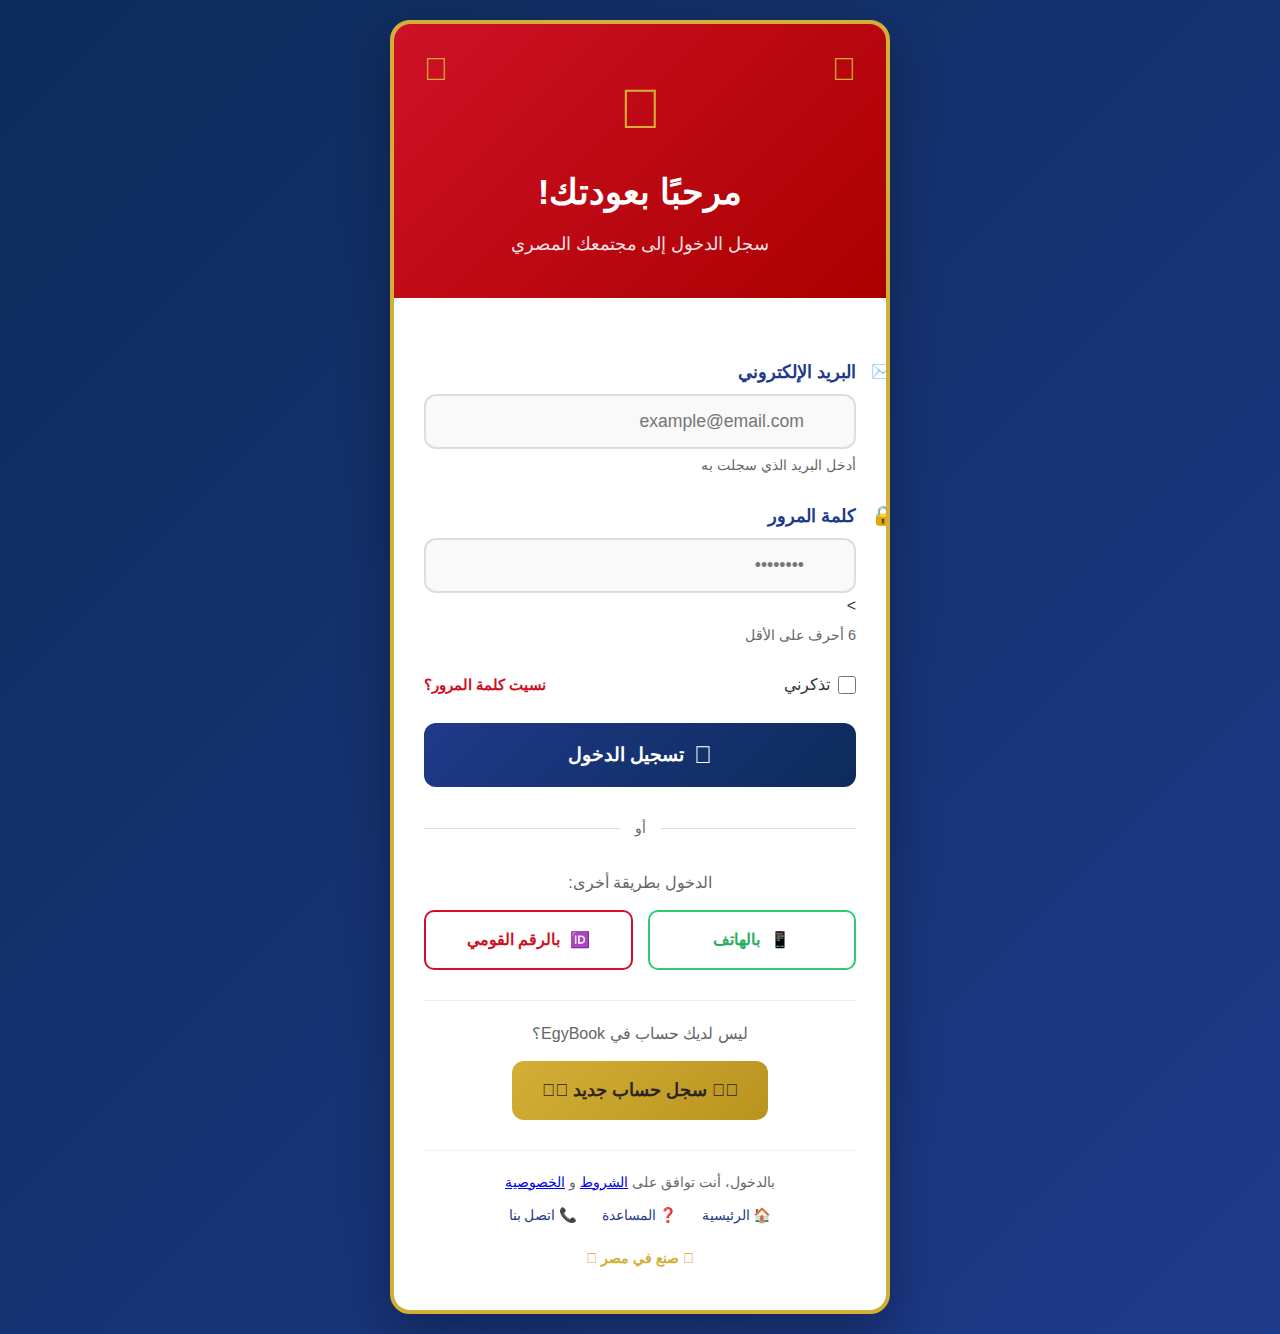
<file: pages/auth/login.html>
<!DOCTYPE html>
<html lang="ar" dir="rtl">
<head>
    <meta charset="UTF-8">
    <meta name="viewport" content="width=device-width, initial-scale=1.0">
    <title>تسجيل الدخول - EgyBook</title>
    <link rel="stylesheet" href="../../css/style.css">
    <link rel="stylesheet" href="../../css/auth.css">
    <style>
        /* أنماط إضافية للوجن */
        .login-page {
            background: linear-gradient(135deg, #0d2b5a 0%, #1e3a8a 100%);
            min-height: 100vh;
            display: flex;
            align-items: center;
            justify-content: center;
            padding: 20px;
        }
        
        .login-wrapper {
            width: 100%;
            max-width: 500px;
        }
        
        .login-card {
            background: white;
            border-radius: 20px;
            overflow: hidden;
            box-shadow: 0 20px 50px rgba(0,0,0,0.3);
            border: 4px solid #d4af37;
        }
        
        .login-header {
            background: linear-gradient(135deg, #ce1126 0%, #a00 100%);
            padding: 40px 30px;
            text-align: center;
            position: relative;
        }
        
        .login-header:before {
            content: '𓂀';
            position: absolute;
            top: 20px;
            left: 30px;
            font-size: 2rem;
            color: #d4af37;
        }
        
        .login-header:after {
            content: '𓂀';
            position: absolute;
            top: 20px;
            right: 30px;
            font-size: 2rem;
            color: #d4af37;
        }
        
        .login-logo {
            font-size: 3.5rem;
            color: #d4af37;
            margin-bottom: 10px;
        }
        
        .login-title {
            color: white;
            font-size: 2.2rem;
            margin-bottom: 10px;
        }
        
        .login-subtitle {
            color: rgba(255,255,255,0.9);
            font-size: 1.1rem;
        }
        
        .login-body {
            padding: 40px 30px;
        }
        
        .login-form .form-group {
            margin-bottom: 25px;
        }
        
        .form-label {
            display: block;
            margin-bottom: 8px;
            color: #1e3a8a;
            font-weight: bold;
            font-size: 1.1rem;
        }
        
        .form-input {
            width: 100%;
            padding: 15px 20px;
            border: 2px solid #ddd;
            border-radius: 12px;
            font-size: 1.1rem;
            transition: all 0.3s ease;
            background: #f9f9f9;
        }
        
        .form-input:focus {
            border-color: #1e3a8a;
            background: white;
            outline: none;
            box-shadow: 0 0 0 3px rgba(30,58,138,0.1);
        }
        
        .input-icon {
            position: relative;
        }
        
        .input-icon:before {
            position: absolute;
            left: 15px;
            top: 50%;
            transform: translateY(-50%);
            font-size: 1.2rem;
            color: #666;
        }
        
        .email-icon:before {
            content: '✉️';
        }
        
        .password-icon:before {
            content: '🔒';
        }
        
        .form-input.with-icon {
            padding-right: 50px;
        }
        
        .form-options {
            display: flex;
            justify-content: space-between;
            align-items: center;
            margin: 25px 0;
        }
        
        .remember-me {
            display: flex;
            align-items: center;
            gap: 8px;
            cursor: pointer;
        }
        
        .remember-me input {
            width: 18px;
            height: 18px;
            cursor: pointer;
        }
        
        .forgot-password {
            color: #ce1126;
            text-decoration: none;
            font-weight: bold;
            font-size: 0.95rem;
        }
        
        .forgot-password:hover {
            text-decoration: underline;
        }
        
        .login-button {
            width: 100%;
            padding: 18px;
            background: linear-gradient(135deg, #1e3a8a 0%, #0d2b5a 100%);
            color: white;
            border: none;
            border-radius: 12px;
            font-size: 1.2rem;
            font-weight: bold;
            cursor: pointer;
            transition: all 0.3s ease;
            display: flex;
            align-items: center;
            justify-content: center;
            gap: 10px;
            margin-top: 10px;
        }
        
        .login-button:hover {
            transform: translateY(-3px);
            box-shadow: 0 10px 20px rgba(30,58,138,0.3);
        }
        
        .button-icon {
            font-size: 1.5rem;
        }
        
        .divider {
            display: flex;
            align-items: center;
            margin: 30px 0;
            color: #666;
        }
        
        .divider:before, .divider:after {
            content: '';
            flex: 1;
            height: 1px;
            background: #ddd;
        }
        
        .divider-text {
            padding: 0 15px;
            font-size: 0.9rem;
        }
        
        .alternative-login {
            text-align: center;
            margin: 25px 0;
        }
        
        .alt-buttons {
            display: flex;
            gap: 15px;
            margin-top: 15px;
        }
        
        .alt-button {
            flex: 1;
            padding: 15px;
            border: 2px solid #ddd;
            border-radius: 10px;
            background: white;
            color: #333;
            font-weight: bold;
            cursor: pointer;
            transition: all 0.3s ease;
            display: flex;
            align-items: center;
            justify-content: center;
            gap: 10px;
            text-decoration: none;
        }
        
        .alt-button:hover {
            border-color: #1e3a8a;
            background: #f8f9fa;
        }
        
        .alt-button.phone {
            border-color: #2ecc71;
            color: #27ae60;
        }
        
        .alt-button.national {
            border-color: #ce1126;
            color: #ce1126;
        }
        
        .register-section {
            text-align: center;
            margin-top: 30px;
            padding-top: 20px;
            border-top: 1px solid #eee;
        }
        
        .register-text {
            color: #666;
            margin-bottom: 15px;
        }
        
        .register-button {
            display: inline-block;
            padding: 15px 30px;
            background: linear-gradient(135deg, #d4af37 0%, #b8941f 100%);
            color: #2d2424;
            text-decoration: none;
            border-radius: 12px;
            font-weight: bold;
            font-size: 1.1rem;
            transition: all 0.3s ease;
        }
        
        .register-button:hover {
            transform: translateY(-3px);
            box-shadow: 0 10px 20px rgba(212,175,55,0.3);
        }
        
        .login-footer {
            text-align: center;
            margin-top: 30px;
            padding-top: 20px;
            border-top: 1px solid #eee;
            color: #666;
            font-size: 0.9rem;
        }
        
        .footer-links {
            margin-top: 10px;
        }
        
        .footer-links a {
            color: #1e3a8a;
            text-decoration: none;
            margin: 0 10px;
        }
        
        .footer-links a:hover {
            text-decoration: underline;
        }
        
        .message-container {
            margin-bottom: 20px;
        }
        
        .message {
            padding: 15px;
            border-radius: 10px;
            margin-bottom: 15px;
            display: flex;
            align-items: center;
            justify-content: space-between;
            animation: slideIn 0.3s ease;
        }
        
        @keyframes slideIn {
            from {
                opacity: 0;
                transform: translateY(-10px);
            }
            to {
                opacity: 1;
                transform: translateY(0);
            }
        }
        
        .message.success {
            background: #d4edda;
            color: #155724;
            border: 1px solid #c3e6cb;
        }
        
        .message.error {
            background: #f8d7da;
            color: #721c24;
            border: 1px solid #f5c6cb;
        }
        
        .message.info {
            background: #d1ecf1;
            color: #0c5460;
            border: 1px solid #bee5eb;
        }
        
        .message button {
            background: none;
            border: none;
            color: inherit;
            font-size: 1.5rem;
            cursor: pointer;
            padding: 0;
            line-height: 1;
        }
        
        /* التجاوب مع الشاشات الصغيرة */
        @media (max-width: 768px) {
            .login-page {
                padding: 10px;
            }
            
            .login-header {
                padding: 30px 20px;
            }
            
            .login-body {
                padding: 30px 20px;
            }
            
            .login-title {
                font-size: 1.8rem;
            }
            
            .form-options {
                flex-direction: column;
                gap: 15px;
                align-items: flex-start;
            }
            
            .alt-buttons {
                flex-direction: column;
            }
            
            .login-button, .alt-button, .register-button {
                padding: 15px;
            }
        }
    </style>
</head>
<body class="login-page">
    <div class="login-wrapper">
        <!-- بطاقة الدخول -->
        <div class="login-card">
            <!-- الهيدر -->
            <div class="login-header">
                <div class="login-logo">𓂀</div>
                <h1 class="login-title">مرحبًا بعودتك!</h1>
                <p class="login-subtitle">سجل الدخول إلى مجتمعك المصري</p>
            </div>
            
            <!-- جسم البطاقة -->
            <div class="login-body">
                <!-- حاوية الرسائل -->
                <div id="message-container" class="message-container"></div>
                
                <!-- نموذج الدخول -->
                <form id="loginForm" class="login-form">
                    <!-- البريد الإلكتروني -->
                    <div class="form-group">
                        <label class="form-label">
                            <span class="input-icon email-icon"></span>
                            البريد الإلكتروني
                        </label>
                        <input 
                            type="email" 
                            class="form-input with-icon" 
                            id="email" 
                            placeholder="example@email.com"
                            required
                        >
                        <small style="display: block; margin-top: 5px; color: #666; font-size: 0.9rem;">
                            أدخل البريد الذي سجلت به
                        </small>
                    </div>
                    
                    <!-- كلمة المرور -->
<div class="form-group">
    <label class="form-label">
        <span class="input-icon password-icon"></span>
        كلمة المرور
    </label>
    <input 
        type="password" 
        class="form-input with-icon" 
        id="password" 
        placeholder="••••••••"
        required
        minlength="6" <!-- عدلنا من 8 لـ 6 -->
    >
    <small style="display: block; margin-top: 5px; color: #666; font-size: 0.9rem;">
        6 أحرف على الأقل <!-- عدلنا من 8 لـ 6 -->
    </small>
</div>
                    
                    <!-- الخيارات -->
                    <div class="form-options">
                        <label class="remember-me">
                            <input type="checkbox" name="remember">
                            <span>تذكرني</span>
                        </label>
                        
                        <a href="forgot-password.html" class="forgot-password">
                            نسيت كلمة المرور؟
                        </a>
                    </div>
                    
                    <!-- زر الدخول -->
                    <button type="submit" class="login-button">
                        <span class="button-icon">𓀀</span>
                        تسجيل الدخول
                    </button>
                </form>
                
                <!-- فاصل -->
                <div class="divider">
                    <span class="divider-text">أو</span>
                </div>
                
                <!-- طرق دخول بديلة -->
                <div class="alternative-login">
                    <p style="color: #666; margin-bottom: 10px;">الدخول بطريقة أخرى:</p>
                    <div class="alt-buttons">
                        <a href="verify-phone.html" class="alt-button phone">
                            <span>📱</span>
                            بالهاتف
                        </a>
                        <a href="verify-national-id.html" class="alt-button national">
                            <span>🆔</span>
                            بالرقم القومي
                        </a>
                    </div>
                </div>
                
                <!-- تسجيل جديد -->
                <div class="register-section">
                    <p class="register-text">ليس لديك حساب في EgyBook؟</p>
                    <a href="register.html" class="register-button">
                        𓋹𓂀 سجل حساب جديد 𓋹𓂀
                    </a>
                </div>
                
                <!-- فوتر -->
                <div class="login-footer">
                    <p>بالدخول، أنت توافق على 
                        <a href="#">الشروط</a> و 
                        <a href="#">الخصوصية</a>
                    </p>
                    <div class="footer-links">
                        <a href="../../index.html">🏠 الرئيسية</a>
                        <a href="#">❓ المساعدة</a>
                        <a href="#">📞 اتصل بنا</a>
                    </div>
                    <p style="margin-top: 15px; color: #d4af37; font-weight: bold;">
                        𓂀 صنع في مصر 𓂀
                    </p>
                </div>
            </div>
        </div>
    </div>

    <!-- ملفات JavaScript -->
    <script src="../../js/main.js"></script>
    <script src="../../js/auth.js"></script>
</body>
</html>
</file>
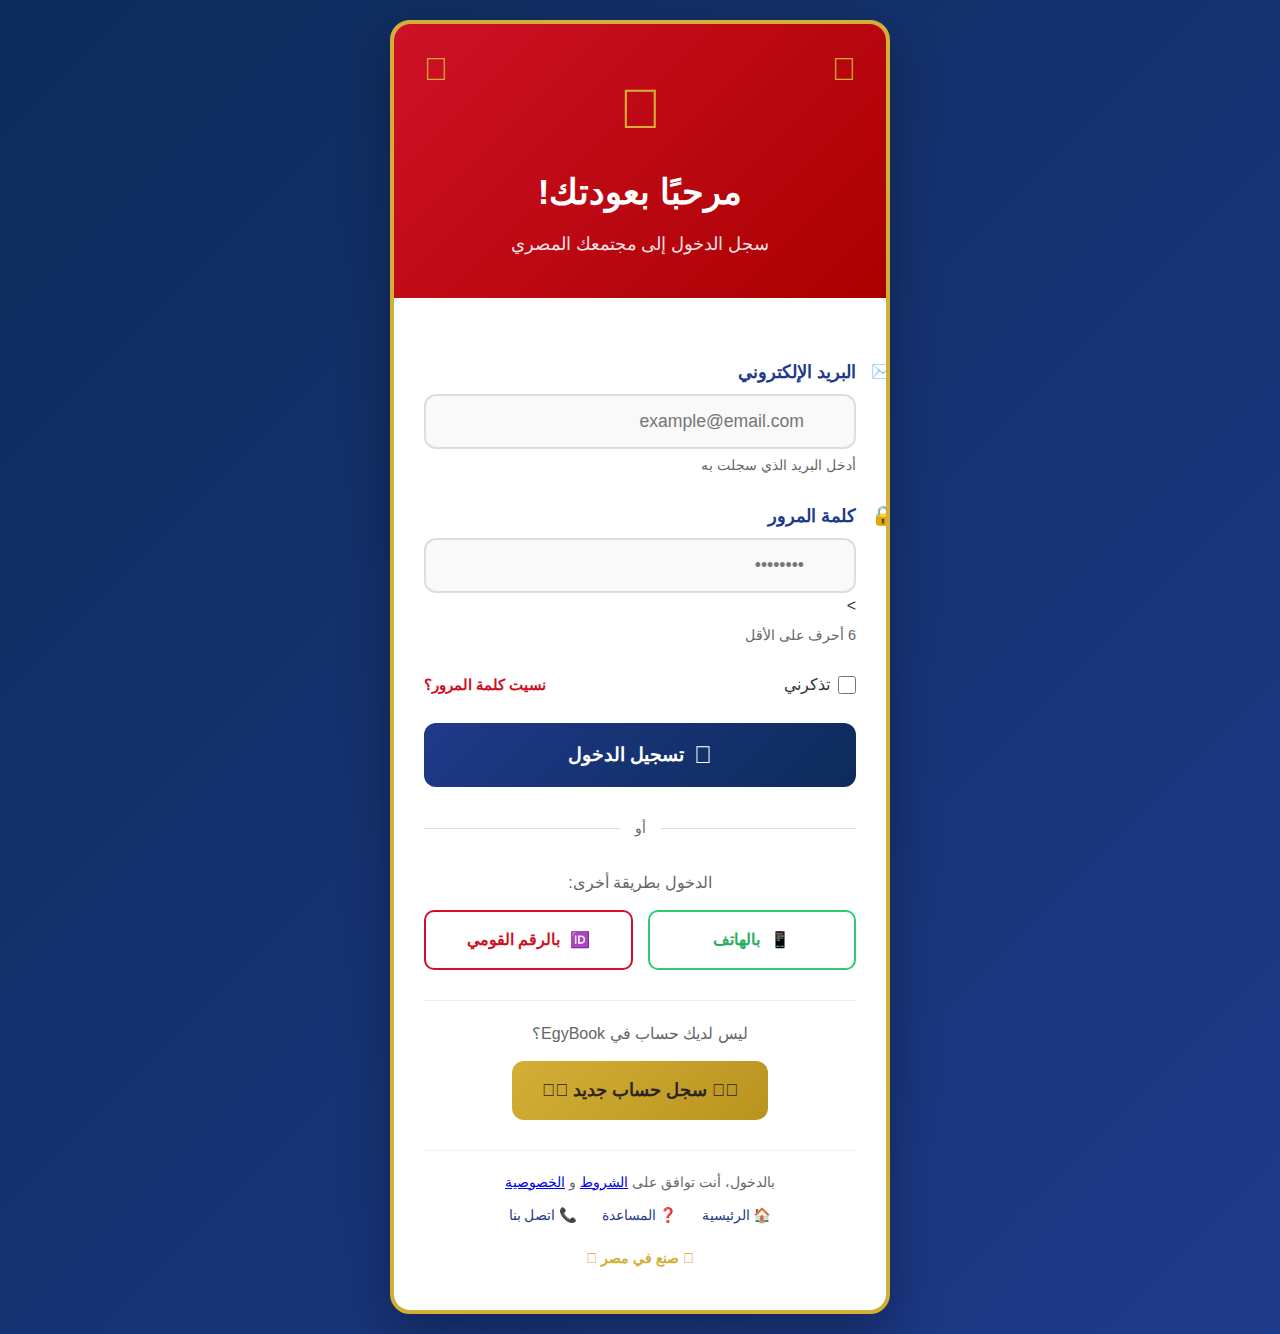
<file: pages/user/feed.html>
<!DOCTYPE html>
<html lang="ar" dir="rtl">
<head>
    <meta charset="UTF-8">
    <meta name="viewport" content="width=device-width, initial-scale=1.0">
    <title>التغذية - EgyBook</title>
    <link rel="stylesheet" href="../../css/style.css">
<link rel="stylesheet" href="../../css/posts.css">
    <style>
        /* أنماط لوحة المستخدم */
        .user-dashboard {
            min-height: 100vh;
            background: #f5f5f5;
        }
        
        .dashboard-header {
            background: linear-gradient(135deg, #ce1126 0%, #a00 100%);
            color: white;
            padding: 20px 30px;
            box-shadow: 0 5px 15px rgba(0,0,0,0.1);
            border-bottom: 4px solid #d4af37;
        }
        
        .header-content {
            max-width: 1200px;
            margin: 0 auto;
            display: flex;
            justify-content: space-between;
            align-items: center;
        }
        
        .logo-section {
            display: flex;
            align-items: center;
            gap: 15px;
        }
        
        .logo-section h1 {
            font-size: 2rem;
            color: #d4af37;
        }
        
        .user-info {
            display: flex;
            align-items: center;
            gap: 20px;
        }
        
        .user-greeting {
            text-align: left;
        }
        
        .user-greeting h2 {
            margin: 0;
            font-size: 1.5rem;
        }
        
        .user-greeting p {
            margin: 5px 0 0 0;
            opacity: 0.9;
            font-size: 0.9rem;
        }
        
        .logout-btn {
            background: #d4af37;
            color: #2d2424;
            border: none;
            padding: 10px 20px;
            border-radius: 8px;
            font-weight: bold;
            cursor: pointer;
            transition: all 0.3s ease;
        }
        
        .logout-btn:hover {
            background: #b8941f;
            transform: translateY(-2px);
        }
        
        .dashboard-container {
            max-width: 1200px;
            margin: 30px auto;
            padding: 0 20px;
            display: grid;
            grid-template-columns: 250px 1fr 300px;
            gap: 20px;
        }
        
        /* الشريط الجانبي */
        .sidebar {
            background: white;
            border-radius: 15px;
            padding: 20px;
            box-shadow: 0 5px 15px rgba(0,0,0,0.05);
            border: 2px solid #1e3a8a;
        }
        
        .user-profile {
            text-align: center;
            padding-bottom: 20px;
            border-bottom: 2px solid #f0f0f0;
            margin-bottom: 20px;
        }
        
        .profile-avatar {
            width: 80px;
            height: 80px;
            background: #d4af37;
            border-radius: 50%;
            margin: 0 auto 15px;
            display: flex;
            align-items: center;
            justify-content: center;
            font-size: 2rem;
            color: #2d2424;
        }
        
        .profile-name {
            color: #1e3a8a;
            margin-bottom: 5px;
        }
        
        .profile-location {
            color: #666;
            font-size: 0.9rem;
            display: flex;
            align-items: center;
            justify-content: center;
            gap: 5px;
        }
        
        .sidebar-nav ul {
            list-style: none;
            padding: 0;
        }
        
        .sidebar-nav li {
            margin-bottom: 10px;
        }
        
        .sidebar-nav a {
            display: flex;
            align-items: center;
            gap: 10px;
            padding: 12px 15px;
            color: #333;
            text-decoration: none;
            border-radius: 8px;
            transition: all 0.3s ease;
        }
        
        .sidebar-nav a:hover, .sidebar-nav a.active {
            background: #1e3a8a;
            color: white;
        }
        
        .nav-icon {
            font-size: 1.2rem;
        }
        
        /* المحتوى الرئيسي */
        .main-content {
            display: flex;
            flex-direction: column;
            gap: 20px;
        }
        
        .create-post {
            background: white;
            border-radius: 15px;
            padding: 20px;
            box-shadow: 0 5px 15px rgba(0,0,0,0.05);
            border: 2px solid #d4af37;
        }
        
        .post-input {
            width: 100%;
            min-height: 100px;
            padding: 15px;
            border: 2px solid #ddd;
            border-radius: 10px;
            font-size: 1.1rem;
            margin-bottom: 15px;
            resize: vertical;
        }
        
        .post-actions {
            display: flex;
            justify-content: space-between;
            align-items: center;
        }
        
        .post-buttons {
            display: flex;
            gap: 10px;
        }
        
        .post-btn {
            padding: 10px 20px;
            border: none;
            border-radius: 8px;
            cursor: pointer;
            font-weight: bold;
            transition: all 0.3s ease;
        }
        
        .post-btn.primary {
            background: #1e3a8a;
            color: white;
        }
        
        .post-btn.secondary {
            background: #d4af37;
            color: #2d2424;
        }
        
        .post-btn:hover {
            transform: translateY(-2px);
            box-shadow: 0 5px 10px rgba(0,0,0,0.1);
        }
        
        .feed-posts {
            display: flex;
            flex-direction: column;
            gap: 20px;
        }
        
        .post-card {
            background: white;
            border-radius: 15px;
            padding: 20px;
            box-shadow: 0 5px 15px rgba(0,0,0,0.05);
            border: 2px solid #f0f0f0;
        }
        
        .post-header {
            display: flex;
            align-items: center;
            gap: 15px;
            margin-bottom: 15px;
        }
        
        .post-avatar {
            width: 50px;
            height: 50px;
            background: #1e3a8a;
            border-radius: 50%;
            display: flex;
            align-items: center;
            justify-content: center;
            color: white;
            font-size: 1.5rem;
        }
        
        .post-author {
            flex: 1;
        }
        
        .post-author h4 {
            margin: 0;
            color: #1e3a8a;
        }
        
        .post-time {
            color: #666;
            font-size: 0.9rem;
        }
        
        .post-content {
            margin-bottom: 15px;
            line-height: 1.6;
        }
        
        .post-engagement {
            display: flex;
            gap: 20px;
            padding-top: 15px;
            border-top: 1px solid #f0f0f0;
        }
        
        .engagement-btn {
            display: flex;
            align-items: center;
            gap: 5px;
            background: none;
            border: none;
            color: #666;
            cursor: pointer;
            padding: 5px 10px;
            border-radius: 5px;
            transition: all 0.3s ease;
        }
        
        .engagement-btn:hover {
            background: #f0f0f0;
            color: #1e3a8a;
        }
        
        /* الشريط الجانبي الأيمن */
        .right-sidebar {
            display: flex;
            flex-direction: column;
            gap: 20px;
        }
        
        .community-info {
            background: white;
            border-radius: 15px;
            padding: 20px;
            box-shadow: 0 5px 15px rgba(0,0,0,0.05);
            border: 2px solid #ce1126;
        }
        
        .community-header {
            display: flex;
            align-items: center;
            gap: 10px;
            margin-bottom: 15px;
            color: #ce1126;
        }
        
        .community-stats {
            display: grid;
            grid-template-columns: repeat(2, 1fr);
            gap: 10px;
        }
        
        .stat-item {
            text-align: center;
            padding: 10px;
            background: #f8f9fa;
            border-radius: 8px;
        }
        
        .stat-number {
            display: block;
            font-size: 1.5rem;
            font-weight: bold;
            color: #1e3a8a;
        }
        
        .stat-label {
            font-size: 0.9rem;
            color: #666;
        }
        
        .quick-actions {
            background: white;
            border-radius: 15px;
            padding: 20px;
            box-shadow: 0 5px 15px rgba(0,0,0,0.05);
            border: 2px solid #d4af37;
        }
        
        .action-list {
            display: flex;
            flex-direction: column;
            gap: 10px;
        }
        
        .action-btn {
            display: flex;
            align-items: center;
            gap: 10px;
            padding: 12px 15px;
            background: #f8f9fa;
            border: none;
            border-radius: 8px;
            color: #333;
            text-decoration: none;
            transition: all 0.3s ease;
            cursor: pointer;
        }
        
        .action-btn:hover {
            background: #1e3a8a;
            color: white;
            transform: translateX(-5px);
        }
        
        /* الفوتر */
        .dashboard-footer {
            text-align: center;
            padding: 20px;
            color: #666;
            background: white;
            border-top: 2px solid #f0f0f0;
            margin-top: 30px;
        }
        
        /* رسالة الترحيب */
        .welcome-message {
            background: linear-gradient(135deg, #1e3a8a 0%, #0d2b5a 100%);
            color: white;
            padding: 30px;
            border-radius: 15px;
            margin-bottom: 20px;
            border: 3px solid #d4af37;
            text-align: center;
        }
        
        .welcome-message h2 {
            color: #d4af37;
            margin-bottom: 10px;
        }
        
        /* التجاوب */
        @media (max-width: 1024px) {
            .dashboard-container {
                grid-template-columns: 1fr;
            }
            
            .sidebar, .right-sidebar {
                display: none;
            }
        }
        
        @media (max-width: 768px) {
            .header-content {
                flex-direction: column;
                gap: 15px;
            }
            
            .post-actions {
                flex-direction: column;
                gap: 10px;
            }
            
            .post-buttons {
                width: 100%;
            }
            
            .post-btn {
                flex: 1;
            }
        }
    </style>
</head>
<body class="user-dashboard">
    <!-- الهيدر -->
    <header class="dashboard-header">
        <div class="header-content">
            <div class="logo-section">
                <h1>𓂀 EgyBook</h1>
                <span>مجتمعك المصري</span>
            </div>
            
            <div class="user-info">
                <div class="user-greeting">
                    <h2 id="userName">مرحبًا، زائر</h2>
                    <p id="userLocation">المحافظة: -</p>
                </div>
                <button class="logout-btn" id="logoutBtn">تسجيل الخروج</button>
            </div>
        </div>
    </header>

    <!-- رسالة الترحيب -->
    <div class="dashboard-container">
        <div class="welcome-message" id="welcomeMessage">
            <h2>𓋹𓂀 مرحبًا بك في مجتمعك! 𓋹𓂀</h2>
            <p>أنت الآن في مجتمع محافظتك. يمكنك نشر المنشورات ومشاهدة منشورات أبناء محافظتك فقط.</p>
            <p><strong>تذكر:</strong> الإعلانات الممولة فقط هي التي تظهر في المحافظات الأخرى.</p>
        </div>
    </div>

    <!-- المحتوى الرئيسي -->
    <div class="dashboard-container">
        <!-- الشريط الجانبي -->
        <aside class="sidebar">
            <div class="user-profile">
                <div class="profile-avatar" id="profileAvatar">𓀀</div>
                <h3 class="profile-name" id="profileName">-</h3>
                <div class="profile-location">
                    <span>📍</span>
                    <span id="profileLocation">-</span>
                </div>
            </div>
            
            <nav class="sidebar-nav">
                <ul>
                    <li><a href="feed.html" class="active"><span class="nav-icon">🏠</span> التغذية</a></li>
                    <li><a href="profile.html"><span class="nav-icon">👤</span> الملف الشخصي</a></li>
                    <li><a href="friends.html"><span class="nav-icon">👥</span> الأصدقاء</a></li>
                    <li><a href="photos.html"><span class="nav-icon">📸</span> الصور</a></li>
                    <li><a href="messages/inbox.html"><span class="nav-icon">💬</span> الرسائل</a></li>
                    <li><a href="communities/community.html"><span class="nav-icon">🏛️</span> مجتمع المحافظة</a></li>
                    <li><a href="marketplace/browse.html"><span class="nav-icon">🛒</span> السوق</a></li>
                    <li><a href="settings/account.html"><span class="nav-icon">⚙️</span> الإعدادات</a></li>
                </ul>
            </nav>
        </aside>

        <!-- المحتوى المركزي -->
        <main class="main-content">
            <!-- إنشاء منشور -->
            <div class="create-post">
                <textarea 
                    class="post-input" 
                    placeholder="ماذا يحدث في محافظتك اليوم؟ شاركنا بأخبارك وأفكارك..."
                ></textarea>
                <div class="post-actions">
                    <div class="post-buttons">
                        <button class="post-btn secondary">📷 صورة</button>
                        <button class="post-btn secondary">🎥 فيديو</button>
                        <button class="post-btn secondary">📊 استطلاع</button>
                    </div>
                    <button class="post-btn primary">نشر</button>
                </div>
            </div>

            <!-- المنشورات -->
            <div class="feed-posts" id="feedPosts">
                <!-- سيتم تحميل المنشورات هنا -->
                <div class="post-card">
                    <div class="post-header">
                        <div class="post-avatar">𓀃</div>
                        <div class="post-author">
                            <h4>إدارة EgyBook</h4>
                            <span class="post-time">الآن</span>
                        </div>
                    </div>
                    <div class="post-content">
                        <p>🎉 <strong>مرحبًا بك في EgyBook!</strong> 🎉</p>
                        <p>أنت الآن عضو في مجتمع محافظتك. يمكنك:</p>
                        <ul>
                            <li>📝 نشر المنشورات في مجتمع محافظتك مجانًا</li>
                            <li>💬 التعليق على منشورات أبناء محافظتك</li>
                            <li>📢 نشر إعلانات مجانية في محافظتك</li>
                            <li>💰 نشر إعلانات ممولة في جميع المحافظات</li>
                        </ul>
                        <p>نتمنى لك تجربة ممتعة في مجتمعك المصري! 𓂀</p>
                    </div>
                    <div class="post-engagement">
                        <button class="engagement-btn">👍 أعجبني</button>
                        <button class="engagement-btn">💬 تعليق</button>
                        <button class="engagement-btn">🔄 مشاركة</button>
                    </div>
                </div>
            </div>
        </main>

        <!-- الشريط الجانبي الأيمن -->
        <aside class="right-sidebar">
            <!-- معلومات المجتمع -->
            <div class="community-info">
                <div class="community-header">
                    <span>🏛️</span>
                    <h3>معلومات المجتمع</h3>
                </div>
                <div class="community-stats">
                    <div class="stat-item">
                        <span class="stat-number" id="communityMembers">0</span>
                        <span class="stat-label">الأعضاء</span>
                    </div>
                    <div class="stat-item">
                        <span class="stat-number" id="communityPosts">0</span>
                        <span class="stat-label">المنشورات</span>
                    </div>
                    <div class="stat-item">
                        <span class="stat-number" id="onlineUsers">0</span>
                        <span class="stat-label">متصفحين الآن</span>
                    </div>
                    <div class="stat-item">
                        <span class="stat-number" id="todayPosts">0</span>
                        <span class="stat-label">منشورات اليوم</span>
                    </div>
                </div>
            </div>

            <!-- إجراءات سريعة -->
            <div class="quick-actions">
                <h3>إجراءات سريعة</h3>
                <div class="action-list">
                    <a href="communities/create-event.html" class="action-btn">
                        <span>🎉</span>
                        إنشاء فعالية
                    </a>
                    <a href="marketplace/sell.html" class="action-btn">
                        <span>🛒</span>
                        بيع منتج
                    </a>
                    <a href="ads/create.html" class="action-btn">
                        <span>📢</span>
                        نشر إعلان
                    </a>
                    <a href="jobs/post-job.html" class="action-btn">
                        <span>💼</span>
                        نشر وظيفة
                    </a>
                </div>
            </div>
        </aside>
    </div>

    <!-- الفوتر -->
    <footer class="dashboard-footer">
        <p>© 2023 EgyBook - مجتمع <span id="footerGovernorate">المحافظة</span></p>
        <p>جميع المنشورات خاصة بمحافظتك ولا تظهر للمحافظات الأخرى إلا إذا كانت إعلانات ممولة</p>
        <p><a href="../../index.html" style="color: #1e3a8a;">العودة للصفحة الرئيسية</a></p>
    </footer>

    <!-- ملف JavaScript -->
    <script>
        // تحميل بيانات المستخدم
        document.addEventListener('DOMContentLoaded', function() {
            console.log('𓂀 تحميل لوحة المستخدم...');
            
            // جلب بيانات المستخدم الحالي
            const currentUser = JSON.parse(localStorage.getItem('current_user'));
            
            if (!currentUser) {
                // إذا لم يكن هناك مستخدم مسجل، العودة للوجن
                window.location.href = '../auth/login.html';
                return;
            }
            
            // عرض بيانات المستخدم
            displayUserInfo(currentUser);
            
            // تحديث إحصائيات المجتمع
            updateCommunityStats(currentUser.governorate);
            
            // إعداد حدث تسجيل الخروج
            document.getElementById('logoutBtn').addEventListener('click', function() {
                localStorage.removeItem('current_user');
                window.location.href = '../auth/login.html';
            });
            
            // رسالة ترحيب خاصة
            showWelcomeMessage(currentUser.name);
        });
        
        // عرض بيانات المستخدم
        function displayUserInfo(user) {
            document.getElementById('userName').textContent = `مرحبًا، ${user.name}`;
            document.getElementById('userLocation').textContent = `المحافظة: ${user.governorate}`;
            document.getElementById('profileName').textContent = user.name;
            document.getElementById('profileLocation').textContent = user.governorate;
            document.getElementById('footerGovernorate').textContent = user.governorate;
            
            // أول حرف من الاسم للصورة الرمزية
            const firstLetter = user.name.charAt(0);
            document.getElementById('profileAvatar').textContent = firstLetter;
        }
        
        // تحديث إحصائيات المجتمع
        function updateCommunityStats(governorate) {
            // محاكاة بيانات المجتمع
            const stats = {
                members: Math.floor(Math.random() * 1000) + 500,
                posts: Math.floor(Math.random() * 500) + 100,
                online: Math.floor(Math.random() * 100) + 20,
                today: Math.floor(Math.random() * 50) + 5
            };
            
            document.getElementById('communityMembers').textContent = stats.members;
            document.getElementById('communityPosts').textContent = stats.posts;
            document.getElementById('onlineUsers').textContent = stats.online;
            document.getElementById('todayPosts').textContent = stats.today;
            
            console.log(`إحصائيات مجتمع ${governorate}:`, stats);
        }
        
        // عرض رسالة ترحيب
        function showWelcomeMessage(name) {
            const welcomeDiv = document.getElementById('welcomeMessage');
            const messages = [
                `𓋹𓂀 أهلًا وسهلًا ${name}! 𓋹𓂀`,
                `𓂀 نورت مجتمعنا ${name} 𓂀`,
                `🎉 مرحبًا ${name} في بيتك المصري 🎉`,
                `🏛️ أهلاً بك ${name} في مجتمع أبناء المحافظة 🏛️`
            ];
            
            const randomMessage = messages[Math.floor(Math.random() * messages.length)];
            welcomeDiv.querySelector('h2').textContent = randomMessage;
        }
        
        // تحويل الوقت
        function formatTime(date) {
            const now = new Date();
            const diff = now - new Date(date);
            
            const minutes = Math.floor(diff / 60000);
            const hours = Math.floor(minutes / 60);
            const days = Math.floor(hours / 24);
            
            if (minutes < 1) return 'الآن';
            if (minutes < 60) return `منذ ${minutes} دقيقة`;
            if (hours < 24) return `منذ ${hours} ساعة`;
            if (days < 7) return `منذ ${days} يوم`;
            return new Date(date).toLocaleDateString('ar-EG');
        }
    </script>
<script src="../../js/users.js"></script>
<script src="../../js/posts.js"></script>
</body>
</html>
</file>
<file: css/style.css>
/* أنماط عامة */
* {
    margin: 0;
    padding: 0;
    box-sizing: border-box;
}

body {
    font-family: 'Arial', 'Segoe UI', sans-serif;
    background: linear-gradient(135deg, #f5f5f5 0%, #e8f4f8 100%);
    color: #333;
    line-height: 1.6;
    min-height: 100vh;
    direction: rtl;
    text-align: right;
}

.container {
    max-width: 1200px;
    margin: 0 auto;
    padding: 20px;
}

/* الهيدر */
header {
    background: linear-gradient(135deg, #ce1126 0%, #a00 100%);
    color: white;
    padding: 30px;
    border-radius: 15px;
    margin-bottom: 30px;
    text-align: center;
    box-shadow: 0 5px 15px rgba(0,0,0,0.1);
    border: 3px solid #d4af37;
}

.logo h1 {
    font-size: 3.5rem;
    margin-bottom: 10px;
    color: #d4af37;
    text-shadow: 2px 2px 4px rgba(0,0,0,0.3);
}

.slogan {
    font-size: 1.3rem;
    opacity: 0.9;
}

/* صندوق الترحيب */
.welcome-box {
    background: white;
    padding: 30px;
    border-radius: 15px;
    margin-bottom: 30px;
    box-shadow: 0 5px 15px rgba(0,0,0,0.05);
    border: 2px solid #1e3a8a;
    text-align: center;
}

.welcome-text {
    font-size: 1.3rem;
    margin: 20px 0;
    color: #1e3a8a;
}

.welcome-text strong {
    color: #ce1126;
}

/* المميزات */
.features {
    display: flex;
    justify-content: center;
    flex-wrap: wrap;
    gap: 20px;
    margin-top: 30px;
}

.feature-item {
    background: #f8f9fa;
    padding: 20px;
    border-radius: 10px;
    flex: 1;
    min-width: 250px;
    text-align: center;
    border-top: 4px solid #d4af37;
}

.feature-icon {
    font-size: 3rem;
    display: block;
    margin-bottom: 10px;
}

.feature-item h3 {
    color: #ce1126;
    margin-bottom: 10px;
}

/* خيارات الدخول */
.login-options {
    background: white;
    padding: 30px;
    border-radius: 15px;
    margin-bottom: 30px;
    box-shadow: 0 5px 15px rgba(0,0,0,0.05);
}

.login-options h3 {
    text-align: center;
    margin-bottom: 30px;
    color: #1e3a8a;
    font-size: 1.8rem;
}

.buttons {
    display: flex;
    flex-direction: column;
    gap: 20px;
}

.btn {
    display: flex;
    align-items: center;
    padding: 20px;
    border-radius: 10px;
    text-decoration: none;
    color: white;
    transition: all 0.3s ease;
    border: none;
    cursor: pointer;
}

.btn:hover {
    transform: translateY(-5px);
    box-shadow: 0 10px 20px rgba(0,0,0,0.2);
}

.btn-icon {
    font-size: 2.5rem;
    margin-left: 20px;
    background: rgba(255,255,255,0.2);
    padding: 15px;
    border-radius: 50%;
}

.btn-text h4 {
    font-size: 1.5rem;
    margin-bottom: 5px;
}

.btn-text p {
    opacity: 0.9;
    font-size: 0.9rem;
}

/* ألوان الأزرار */
.user-btn {
    background: linear-gradient(135deg, #1e3a8a 0%, #0d2b5a 100%);
}

.admin-btn {
    background: linear-gradient(135deg, #d4af37 0%, #b8941f 100%);
    color: #333 !important;
}

.moderator-btn {
    background: linear-gradient(135deg, #2ecc71 0%, #27ae60 100%);
}

/* صندوق المعلومات */
.info-box {
    background: linear-gradient(135deg, #e1b382 0%, #c89666 100%);
    padding: 25px;
    border-radius: 15px;
    margin-bottom: 30px;
    border: 2px solid #2d2424;
}

.info-box h3 {
    text-align: center;
    margin-bottom: 20px;
    color: #2d2424;
}

.info-box ul {
    list-style: none;
    padding-right: 20px;
}

.info-box li {
    padding: 10px 0;
    border-bottom: 1px solid rgba(45,36,36,0.1);
    color: #2d2424;
}

.info-box li:before {
    content: "𓃭";
    margin-left: 10px;
}

/* الفوتر */
footer {
    background: #2d2424;
    color: white;
    padding: 30px;
    border-radius: 15px;
    text-align: center;
    margin-top: 30px;
}

.footer-content {
    max-width: 800px;
    margin: 0 auto;
}

.copyright {
    margin-bottom: 15px;
    color: #d4af37;
}

.footer-links {
    margin: 20px 0;
}

.footer-links a {
    color: white;
    text-decoration: none;
    margin: 0 10px;
}

.footer-links a:hover {
    color: #d4af37;
    text-decoration: underline;
}

.footer-links span {
    color: #666;
}

.made-in {
    margin-top: 15px;
    font-size: 1.2rem;
    color: #d4af37;
    font-weight: bold;
}

/* التجاوب مع الشاشات الصغيرة */
@media (max-width: 768px) {
    .container {
        padding: 10px;
    }
    
    .logo h1 {
        font-size: 2.5rem;
    }
    
    .features {
        flex-direction: column;
    }
    
    .feature-item {
        min-width: 100%;
    }
    
    .btn {
        flex-direction: column;
        text-align: center;
    }
    
    .btn-icon {
        margin-left: 0;
        margin-bottom: 10px;
    }
}
</file>
<file: css/auth.css>
/* أنماط خاصة لصفحة التسجيل */

.register-page .auth-container {
    max-width: 800px;
}

/* شريط التقدم */
.progress-bar {
    display: flex;
    justify-content: space-between;
    margin: 30px 0;
    position: relative;
}

.progress-bar:before {
    content: '';
    position: absolute;
    top: 50%;
    left: 0;
    right: 0;
    height: 3px;
    background: #ddd;
    transform: translateY(-50%);
    z-index: 1;
}

.progress-step {
    width: 50px;
    height: 50px;
    border-radius: 50%;
    background: white;
    border: 3px solid #ddd;
    display: flex;
    align-items: center;
    justify-content: center;
    font-size: 1.5rem;
    position: relative;
    z-index: 2;
    transition: all 0.3s ease;
}

.progress-step.active {
    border-color: #d4af37;
    background: #d4af37;
    color: #2d2424;
    transform: scale(1.1);
}

/* عنوان الصفحة */
.page-header {
    text-align: center;
    margin-bottom: 30px;
    padding: 20px;
    background: linear-gradient(135deg, #1e3a8a 0%, #0d2b5a 100%);
    color: white;
    border-radius: 15px;
    border: 3px solid #d4af37;
}

.page-header h1 {
    font-size: 2.5rem;
    margin-bottom: 10px;
    color: #d4af37;
}

.page-header p {
    font-size: 1.2rem;
    opacity: 0.9;
}

/* النموذج متعدد الخطوات */
.multi-step-form {
    background: white;
    padding: 30px;
    border-radius: 15px;
    box-shadow: 0 10px 30px rgba(0,0,0,0.1);
    border: 3px solid #1e3a8a;
}

.form-step {
    display: none;
    animation: fadeIn 0.5s ease;
}

@keyframes fadeIn {
    from { opacity: 0; transform: translateY(20px); }
    to { opacity: 1; transform: translateY(0); }
}

.form-step.active {
    display: block;
}

.step-title {
    color: #ce1126;
    margin-bottom: 30px;
    padding-bottom: 15px;
    border-bottom: 2px solid #f0f0f0;
    font-size: 1.8rem;
    text-align: center;
}

/* صفوف النموذج */
.form-row {
    display: flex;
    gap: 20px;
    margin-bottom: 20px;
}

.form-row .form-group {
    flex: 1;
}

/* معلومات الرقم القومي */
.id-info {
    margin-top: 15px;
    padding: 15px;
    background: #f8f9fa;
    border-radius: 10px;
    border: 1px solid #dee2e6;
}

.id-info p {
    margin-bottom: 10px;
    color: #1e3a8a;
    font-weight: bold;
}

.id-details {
    display: flex;
    gap: 20px;
    flex-wrap: wrap;
}

.id-details span {
    background: white;
    padding: 8px 15px;
    border-radius: 8px;
    border: 1px solid #ddd;
    font-size: 0.9rem;
}

/* منطقة رفع الصور */
.upload-area {
    border: 3px dashed #1e3a8a;
    border-radius: 10px;
    padding: 40px 20px;
    text-align: center;
    cursor: pointer;
    transition: all 0.3s ease;
    background: #f8f9fa;
}

.upload-area:hover {
    background: #e9ecef;
    border-color: #ce1126;
}

.upload-icon {
    font-size: 3rem;
    margin-bottom: 10px;
    color: #1e3a8a;
}

.upload-area .browse-link {
    color: #ce1126;
    font-weight: bold;
    text-decoration: underline;
    cursor: pointer;
}

.upload-hint {
    color: #666;
    font-size: 0.9rem;
    margin-top: 10px;
}

/* معاينة الصورة */
.image-preview {
    margin-top: 20px;
    text-align: center;
}

.image-preview img {
    max-width: 100%;
    max-height: 200px;
    border-radius: 10px;
    border: 2px solid #ddd;
    margin-bottom: 10px;
}

.remove-image {
    background: #ce1126;
    color: white;
    border: none;
    padding: 10px 20px;
    border-radius: 8px;
    cursor: pointer;
    font-weight: bold;
    transition: all 0.3s ease;
}

.remove-image:hover {
    background: #a00;
}

/* شروط الخصوصية */
.terms-box {
    background: #fff9e6;
    padding: 20px;
    border-radius: 10px;
    border: 2px solid #ffd700;
}

.terms-text {
    font-size: 1rem;
    line-height: 1.6;
}

.terms-link {
    color: #1e3a8a;
    text-decoration: none;
    font-weight: bold;
}

.terms-link:hover {
    text-decoration: underline;
}

.terms-warning {
    margin-top: 15px;
    padding: 10px;
    background: #ffebee;
    border-radius: 8px;
    border: 1px solid #ffcdd2;
    color: #c62828;
}

/* ملخص المراجعة */
.review-summary {
    background: #f8f9fa;
    padding: 25px;
    border-radius: 15px;
    margin-bottom: 30px;
    border: 2px solid #d4af37;
}

.review-summary h4 {
    color: #1e3a8a;
    text-align: center;
    margin-bottom: 20px;
    font-size: 1.5rem;
}

.summary-grid {
    display: grid;
    grid-template-columns: repeat(auto-fit, minmax(250px, 1fr));
    gap: 15px;
}

.summary-item {
    display: flex;
    justify-content: space-between;
    padding: 10px 0;
    border-bottom: 1px solid #dee2e6;
}

.summary-label {
    color: #666;
    font-weight: bold;
}

.summary-value {
    color: #1e3a8a;
    font-weight: bold;
}

/* قوة كلمة المرور */
.password-strength {
    margin-top: 10px;
}

.strength-bar {
    height: 5px;
    background: #ddd;
    border-radius: 3px;
    margin-bottom: 5px;
    overflow: hidden;
}

.strength-bar:before {
    content: '';
    display: block;
    height: 100%;
    width: 20%;
    background: #ce1126;
    transition: all 0.3s ease;
}

.strength-text {
    font-size: 0.9rem;
    color: #666;
}

/* أزرار الخطوات */
.step-buttons {
    display: flex;
    justify-content: space-between;
    margin-top: 40px;
    padding-top: 20px;
    border-top: 2px solid #f0f0f0;
}

.step-buttons .btn {
    padding: 15px 30px;
    font-size: 1.1rem;
    font-weight: bold;
}

.prev-step {
    background: #6c757d;
    color: white;
}

.next-step, .submit-final {
    background: linear-gradient(135deg, #ce1126 0%, #a00 100%);
    color: white;
}

.submit-final {
    background: linear-gradient(135deg, #27ae60 0%, #219653 100%);
    font-size: 1.3rem !important;
}

/* بانر الأمان */
.security-banner {
    display: flex;
    align-items: center;
    gap: 20px;
    background: linear-gradient(135deg, #2d2424 0%, #1a1414 100%);
    color: white;
    padding: 20px;
    border-radius: 15px;
    margin-top: 30px;
    border: 3px solid #d4af37;
}

.security-icon {
    font-size: 3rem;
}

.security-text h4 {
    color: #d4af37;
    margin-bottom: 5px;
}

.security-text p {
    opacity: 0.9;
    font-size: 0.9rem;
}

/* التجاوب */
@media (max-width: 768px) {
    .form-row {
        flex-direction: column;
        gap: 0;
    }
    
    .progress-step {
        width: 40px;
        height: 40px;
        font-size: 1.2rem;
    }
    
    .summary-grid {
        grid-template-columns: 1fr;
    }
    
    .step-buttons {
        flex-direction: column;
        gap: 15px;
    }
    
    .step-buttons .btn {
        width: 100%;
    }
    
    .security-banner {
        flex-direction: column;
        text-align: center;
    }
}
</file>
<file: css/posts.css>
/* أنماط المنشورات والتعليقات لـ EgyBook */

/* منشورات التغذية */
.feed-posts {
    display: flex;
    flex-direction: column;
    gap: 20px;
}

.post-card {
    background: white;
    border-radius: 15px;
    padding: 20px;
    box-shadow: 0 5px 15px rgba(0,0,0,0.05);
    border: 2px solid #f0f0f0;
    transition: all 0.3s ease;
    margin-bottom: 20px;
}

.post-card:hover {
    box-shadow: 0 10px 25px rgba(0,0,0,0.1);
    transform: translateY(-2px);
    border-color: #d4af37;
}

/* هيدر المنشور */
.post-header {
    display: flex;
    align-items: center;
    gap: 15px;
    margin-bottom: 15px;
    padding-bottom: 15px;
    border-bottom: 2px solid #f0f0f0;
}

.post-avatar {
    width: 50px;
    height: 50px;
    border-radius: 50%;
    display: flex;
    align-items: center;
    justify-content: center;
    font-size: 1.5rem;
    font-weight: bold;
    color: white;
    flex-shrink: 0;
}

.post-author {
    flex: 1;
}

.post-author h4 {
    margin: 0;
    color: #1e3a8a;
    font-size: 1.2rem;
}

.post-meta {
    display: flex;
    gap: 15px;
    margin-top: 5px;
    flex-wrap: wrap;
}

.post-time {
    color: #666;
    font-size: 0.9rem;
}

.post-location {
    color: #ce1126;
    font-size: 0.9rem;
    font-weight: bold;
    display: flex;
    align-items: center;
    gap: 5px;
}

.sponsored-badge {
    background: linear-gradient(135deg, #d4af37 0%, #b8941f 100%);
    color: #2d2424;
    padding: 3px 10px;
    border-radius: 20px;
    font-size: 0.8rem;
    font-weight: bold;
    display: inline-flex;
    align-items: center;
    gap: 5px;
}

/* محتوى المنشور */
.post-content {
    margin-bottom: 15px;
    line-height: 1.7;
}

.post-content p {
    margin: 0 0 15px 0;
    font-size: 1.1rem;
    color: #333;
}

.post-content .hashtag {
    color: #1e3a8a;
    font-weight: bold;
    cursor: pointer;
    transition: all 0.3s ease;
}

.post-content .hashtag:hover {
    color: #ce1126;
    text-decoration: underline;
}

.post-content .mention {
    color: #27ae60;
    font-weight: bold;
    cursor: pointer;
}

.post-content a {
    color: #1e3a8a;
    text-decoration: none;
    word-break: break-all;
}

.post-content a:hover {
    text-decoration: underline;
    color: #ce1126;
}

/* صور المنشور */
.post-images {
    display: grid;
    grid-template-columns: repeat(auto-fit, minmax(200px, 1fr));
    gap: 10px;
    margin-top: 15px;
}

.post-image {
    width: 100%;
    height: 200px;
    object-fit: cover;
    border-radius: 10px;
    border: 2px solid #ddd;
    transition: all 0.3s ease;
    cursor: pointer;
}

.post-image:hover {
    transform: scale(1.02);
    border-color: #1e3a8a;
}

/* إحصائيات المنشور */
.post-stats {
    display: flex;
    gap: 20px;
    padding: 10px 0;
    margin: 15px 0;
    border-top: 1px solid #f0f0f0;
    border-bottom: 1px solid #f0f0f0;
}

.post-stats .stat {
    color: #666;
    font-size: 0.95rem;
    display: flex;
    align-items: center;
    gap: 5px;
}

/* أزرار التفاعل */
.post-engagement {
    display: flex;
    gap: 10px;
    padding: 10px 0;
    border-bottom: 1px solid #f0f0f0;
}

.engagement-btn {
    flex: 1;
    display: flex;
    align-items: center;
    justify-content: center;
    gap: 8px;
    padding: 12px;
    border: none;
    border-radius: 10px;
    background: #f8f9fa;
    color: #666;
    font-weight: bold;
    cursor: pointer;
    transition: all 0.3s ease;
    font-size: 1rem;
}

.engagement-btn:hover {
    background: #e9ecef;
    color: #1e3a8a;
    transform: translateY(-2px);
}

.engagement-btn.liked {
    background: #1e3a8a;
    color: white;
}

.engagement-btn.liked:hover {
    background: #0d2b5a;
}

/* التعليقات */
.post-comments {
    margin-top: 20px;
    padding-top: 20px;
    border-top: 1px solid #f0f0f0;
}

.post-comments h5 {
    color: #1e3a8a;
    margin-bottom: 15px;
    font-size: 1.1rem;
}

.comment {
    display: flex;
    gap: 12px;
    margin-bottom: 15px;
    padding: 15px;
    background: #f8f9fa;
    border-radius: 10px;
    border-right: 3px solid #d4af37;
}

.comment-avatar {
    width: 35px;
    height: 35px;
    border-radius: 50%;
    display: flex;
    align-items: center;
    justify-content: center;
    font-weight: bold;
    color: white;
    flex-shrink: 0;
    font-size: 0.9rem;
}

.comment-content {
    flex: 1;
}

.comment-content strong {
    color: #1e3a8a;
    font-size: 0.95rem;
}

.comment-content p {
    margin: 5px 0;
    color: #333;
    line-height: 1.5;
}

.comment-content small {
    color: #666;
    font-size: 0.8rem;
}

.view-all-comments {
    display: block;
    width: 100%;
    padding: 10px;
    background: #f8f9fa;
    border: 2px solid #1e3a8a;
    color: #1e3a8a;
    border-radius: 8px;
    font-weight: bold;
    cursor: pointer;
    transition: all 0.3s ease;
    text-align: center;
    margin-top: 10px;
}

.view-all-comments:hover {
    background: #1e3a8a;
    color: white;
}

/* إضافة تعليق جديد */
.add-comment {
    display: flex;
    gap: 10px;
    margin-top: 15px;
    padding-top: 15px;
    border-top: 1px solid #f0f0f0;
}

.comment-input {
    flex: 1;
    padding: 12px 15px;
    border: 2px solid #ddd;
    border-radius: 25px;
    font-size: 1rem;
    transition: all 0.3s ease;
    background: #f8f9fa;
}

.comment-input:focus {
    border-color: #1e3a8a;
    background: white;
    outline: none;
    box-shadow: 0 0 0 3px rgba(30,58,138,0.1);
}

.send-comment {
    padding: 12px 25px;
    background: linear-gradient(135deg, #1e3a8a 0%, #0d2b5a 100%);
    color: white;
    border: none;
    border-radius: 25px;
    font-weight: bold;
    cursor: pointer;
    transition: all 0.3s ease;
    white-space: nowrap;
}

.send-comment:hover {
    background: linear-gradient(135deg, #0d2b5a 0%, #1e3a8a 100%);
    transform: translateX(-3px);
}

/* لا توجد منشورات */
.no-posts {
    text-align: center;
    padding: 60px 20px;
    background: white;
    border-radius: 15px;
    border: 3px dashed #ddd;
}

.no-posts-icon {
    font-size: 4rem;
    margin-bottom: 20px;
    color: #ddd;
}

.no-posts h3 {
    color: #666;
    margin-bottom: 10px;
}

.no-posts p {
    color: #999;
}

/* إنشاء منشور */
.create-post {
    background: white;
    border-radius: 15px;
    padding: 25px;
    box-shadow: 0 5px 15px rgba(0,0,0,0.05);
    border: 2px solid #d4af37;
    margin-bottom: 30px;
}

.post-input {
    width: 100%;
    min-height: 120px;
    padding: 20px;
    border: 2px solid #ddd;
    border-radius: 15px;
    font-size: 1.1rem;
    margin-bottom: 20px;
    resize: vertical;
    font-family: inherit;
    line-height: 1.6;
    transition: all 0.3s ease;
    background: #f8f9fa;
}

.post-input:focus {
    border-color: #1e3a8a;
    background: white;
    outline: none;
    box-shadow: 0 0 0 3px rgba(30,58,138,0.1);
}

.post-input::placeholder {
    color: #999;
}

.post-actions {
    display: flex;
    justify-content: space-between;
    align-items: center;
    flex-wrap: wrap;
    gap: 15px;
}

.post-buttons {
    display: flex;
    gap: 10px;
    flex-wrap: wrap;
}

.post-btn {
    padding: 12px 25px;
    border: none;
    border-radius: 10px;
    cursor: pointer;
    font-weight: bold;
    transition: all 0.3s ease;
    font-size: 1rem;
    display: flex;
    align-items: center;
    gap: 8px;
}

.post-btn.primary {
    background: linear-gradient(135deg, #ce1126 0%, #a00 100%);
    color: white;
    padding: 15px 30px;
    font-size: 1.1rem;
}

.post-btn.secondary {
    background: #f8f9fa;
    color: #666;
    border: 2px solid #ddd;
}

.post-btn:hover {
    transform: translateY(-3px);
    box-shadow: 0 8px 15px rgba(0,0,0,0.1);
}

.post-btn.primary:hover {
    background: linear-gradient(135deg, #a00 0%, #ce1126 100%);
    box-shadow: 0 8px 15px rgba(206,17,38,0.2);
}

.post-btn.secondary:hover {
    background: #e9ecef;
    border-color: #1e3a8a;
    color: #1e3a8a;
}

/* الإجراءات الإضافية */
.post-actions-extra {
    display: flex;
    align-items: center;
    gap: 15px;
    margin-top: 10px;
}

.privacy-selector {
    display: flex;
    align-items: center;
    gap: 8px;
    padding: 8px 15px;
    background: #f8f9fa;
    border-radius: 20px;
    border: 1px solid #ddd;
    cursor: pointer;
    transition: all 0.3s ease;
}

.privacy-selector:hover {
    background: #e9ecef;
    border-color: #1e3a8a;
}

.privacy-selector select {
    background: none;
    border: none;
    color: #1e3a8a;
    font-weight: bold;
    cursor: pointer;
    outline: none;
}

/* التجاوب مع الشاشات الصغيرة */
@media (max-width: 768px) {
    .post-header {
        flex-direction: column;
        align-items: flex-start;
        gap: 10px;
    }
    
    .post-meta {
        flex-direction: column;
        gap: 5px;
    }
    
    .post-engagement {
        flex-direction: column;
    }
    
    .engagement-btn {
        padding: 15px;
    }
    
    .post-actions {
        flex-direction: column;
    }
    
    .post-buttons {
        width: 100%;
        justify-content: center;
    }
    
    .post-btn {
        flex: 1;
        justify-content: center;
    }
    
    .add-comment {
        flex-direction: column;
    }
    
    .send-comment {
        width: 100%;
    }
    
    .post-images {
        grid-template-columns: 1fr;
    }
    
    .comment {
        flex-direction: column;
        align-items: flex-start;
    }
    
    .comment-avatar {
        width: 40px;
        height: 40px;
    }
}
</file>
